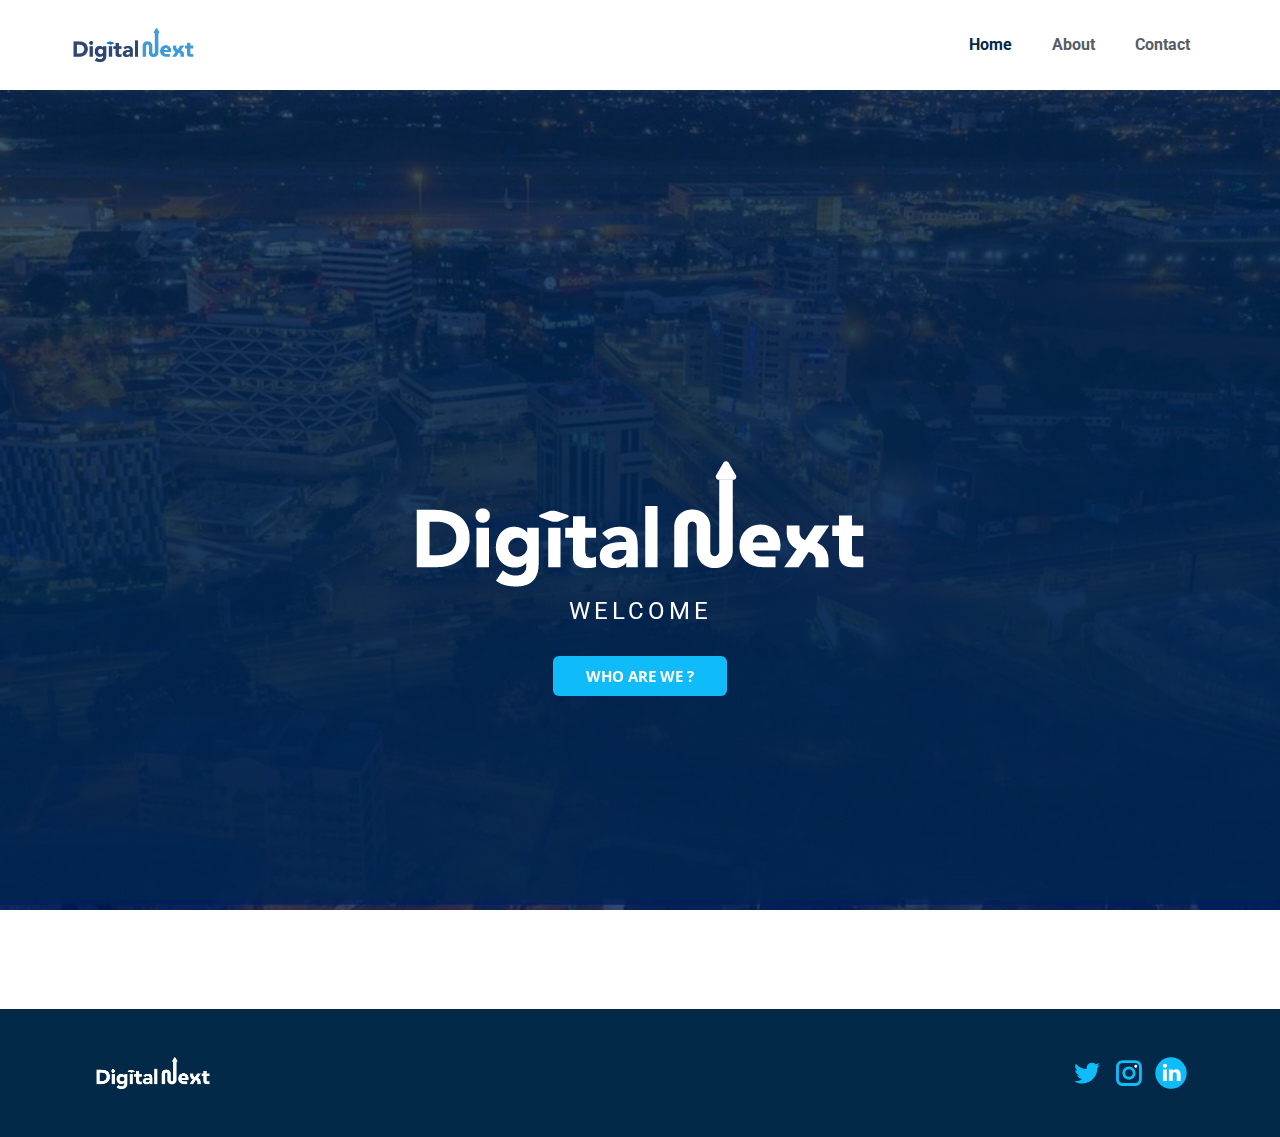
<file: index.html>
<!DOCTYPE html>
<html style="font-size: 16px;" lang="en"><head>
    <meta name="viewport" content="width=device-width, initial-scale=1.0">
    <meta charset="utf-8">
    <meta name="keywords" content="WHOWEARE, OUR SERVICES, OUR ​CLIENTS, ​OUR GALL​ERY, Contact Us">
    <meta name="description" content="">
    <title>Home</title>
    <link rel="stylesheet" href="nicepage.css" media="screen">
<link rel="stylesheet" href="Home.css" media="screen">
    <script class="u-script" type="text/javascript" src="jquery.js" defer=""></script>
    <script class="u-script" type="text/javascript" src="nicepage.js" defer=""></script>
    <meta name="generator" content="Nicepage 5.0.7, nicepage.com">
    <meta name="referrer" content="origin">
    <link rel="icon" href="images/favicon.png">
    <link id="u-theme-google-font" rel="stylesheet" href="https://fonts.googleapis.com/css?family=Roboto:100,100i,300,300i,400,400i,500,500i,700,700i,900,900i|Open+Sans:300,300i,400,400i,500,500i,600,600i,700,700i,800,800i">
    
    
    
    <script type="application/ld+json">{
		"@context": "http://schema.org",
		"@type": "Organization",
		"name": "DigitalNext",
		"logo": "images/DigitalNextLogo-02.png",
		"sameAs": [
				"https://twitter.com/digitalnextgh?s=11&t=UBMKUKEwtT6Bttn1AdY96A",
				"https://instagram.com/digitalnextgh?igshid=YmMyMTA2M2Y=",
				"https://www.linkedin.com/company/digitalnext-gh/"
		]
}</script>
    <meta name="theme-color" content="#478ac9">
    <meta name="twitter:site" content="@">
    <meta name="twitter:card" content="summary_large_image">
    <meta name="twitter:title" content="Home">
    <meta name="twitter:description" content="DigitalNext">
    <meta property="og:title" content="Home">
    <meta property="og:description" content="">
    <meta property="og:type" content="website">
  </head>
  <body data-home-page="Home.html" data-home-page-title="Home" class="u-body u-xl-mode" data-lang="en"><header class="u-clearfix u-header u-sticky u-sticky-9855 u-white u-header" id="sec-cefd"><div class="u-clearfix u-sheet u-sheet-1">
        <a href="Home.html" class="u-image u-logo u-image-1" data-image-width="473" data-image-height="237" title="Home">
          <img src="images/DigitalNextLogo-02.png" class="u-logo-image u-logo-image-1">
        </a>
        <nav class="u-menu u-menu-one-level u-offcanvas u-menu-1">
          <div class="menu-collapse" style="font-size: 1rem; letter-spacing: 0px; font-weight: 700;">
            <a class="u-button-style u-custom-left-right-menu-spacing u-custom-padding-bottom u-custom-text-active-color u-custom-text-color u-custom-text-hover-color u-custom-top-bottom-menu-spacing u-nav-link u-text-active-palette-1-base u-text-hover-palette-2-base" href="#">
              <svg class="u-svg-link" viewBox="0 0 24 24"><use xmlns:xlink="http://www.w3.org/1999/xlink" xlink:href="#menu-hamburger"></use></svg>
              <svg class="u-svg-content" version="1.1" id="menu-hamburger" viewBox="0 0 16 16" x="0px" y="0px" xmlns:xlink="http://www.w3.org/1999/xlink" xmlns="http://www.w3.org/2000/svg"><g><rect y="1" width="16" height="2"></rect><rect y="7" width="16" height="2"></rect><rect y="13" width="16" height="2"></rect>
</g></svg>
            </a>
          </div>
          <div class="u-custom-menu u-nav-container">
            <ul class="u-custom-font u-heading-font u-nav u-unstyled u-nav-1"><li class="u-nav-item"><a class="u-button-style u-nav-link u-text-active-custom-color-1 u-text-hover-custom-color-2 u-text-palette-5-dark-2" href="Home.html" style="padding: 10px 20px;">Home</a>
</li><li class="u-nav-item"><a class="u-button-style u-nav-link u-text-active-custom-color-1 u-text-hover-custom-color-2 u-text-palette-5-dark-2" href="About.html" style="padding: 10px 20px;">About</a>
</li><li class="u-nav-item"><a class="u-button-style u-nav-link u-text-active-custom-color-1 u-text-hover-custom-color-2 u-text-palette-5-dark-2" href="About.html#carousel_5cb4" style="padding: 10px 20px;">Contact</a>
</li></ul>
          </div>
          <div class="u-custom-menu u-nav-container-collapse">
            <div class="u-black u-container-style u-inner-container-layout u-opacity u-opacity-95 u-sidenav">
              <div class="u-inner-container-layout u-sidenav-overflow">
                <div class="u-menu-close"></div>
                <ul class="u-align-center u-nav u-popupmenu-items u-unstyled u-nav-2"><li class="u-nav-item"><a class="u-button-style u-nav-link" href="Home.html">Home</a>
</li><li class="u-nav-item"><a class="u-button-style u-nav-link" href="About.html">About</a>
</li><li class="u-nav-item"><a class="u-button-style u-nav-link" href="About.html#carousel_5cb4">Contact</a>
</li></ul>
              </div>
            </div>
            <div class="u-black u-menu-overlay u-opacity u-opacity-70"></div>
          </div>
        </nav>
      </div></header>
    <section class="skrollable u-align-center u-clearfix u-image u-parallax u-shading u-section-1" id="carousel_75d0" data-image-width="1920" data-image-height="1080">
      <div class="u-clearfix u-sheet u-sheet-1">
        <img class="u-align-center u-expanded-width-xs u-image u-image-contain u-image-default u-image-1" src="images/DigitalNextLogo-03.png" alt="Digital Next, DigitalNext" data-image-width="474" data-image-height="237" data-href="About.html" title="About" data-animation-name="customAnimationIn" data-animation-duration="1000" data-animation-direction="" data-animation-delay="0">
        <h4 class="u-text u-text-body-alt-color u-text-default u-text-1" data-animation-name="customAnimationIn" data-animation-duration="1000" data-animation-delay="250">WELCOME</h4>
        <a href="About.html" class="u-active-custom-color-2 u-border-none u-btn u-btn-round u-button-style u-custom-color-2 u-hover-white u-radius-6 u-btn-1" data-animation-name="customAnimationIn" data-animation-duration="1000" data-animation-delay="500">WHO ARE WE ?</a>
      </div>
    </section>
    
    
    
    <footer class="u-align-center u-clearfix u-custom-color-1 u-footer u-footer" id="sec-4454"><div class="u-clearfix u-sheet u-sheet-1">
        <a href="About.html" class="u-image u-logo u-image-1" data-image-width="474" data-image-height="237" title="About">
          <img src="images/DigitalNextLogo-03.png" class="u-logo-image u-logo-image-1" alt="DigitalNext, Digital Next">
        </a>
        <div class="u-social-icons u-spacing-10 u-social-icons-1">
          <a class="u-social-url" title="twitter" target="_blank" href="https://twitter.com/digitalnextgh?s=11&amp;t=UBMKUKEwtT6Bttn1AdY96A"><span class="u-icon u-social-icon u-social-twitter u-text-custom-color-2 u-icon-1"><svg class="u-svg-link" preserveAspectRatio="xMidYMin slice" viewBox="0 0 112 112" style=""><use xmlns:xlink="http://www.w3.org/1999/xlink" xlink:href="#svg-9ebe"></use></svg><svg class="u-svg-content" viewBox="0 0 112 112" x="0" y="0" id="svg-9ebe"><path fill="currentColor" d="M92.2,38.2c0,0.8,0,1.6,0,2.3c0,24.3-18.6,52.4-52.6,52.4c-10.6,0.1-20.2-2.9-28.5-8.2
	c1.4,0.2,2.9,0.2,4.4,0.2c8.7,0,16.7-2.9,23-7.9c-8.1-0.2-14.9-5.5-17.3-12.8c1.1,0.2,2.4,0.2,3.4,0.2c1.6,0,3.3-0.2,4.8-0.7
	c-8.4-1.6-14.9-9.2-14.9-18c0-0.2,0-0.2,0-0.2c2.5,1.4,5.4,2.2,8.4,2.3c-5-3.3-8.3-8.9-8.3-15.4c0-3.4,1-6.5,2.5-9.2
	c9.1,11.1,22.7,18.5,38,19.2c-0.2-1.4-0.4-2.8-0.4-4.3c0.1-10,8.3-18.2,18.5-18.2c5.4,0,10.1,2.2,13.5,5.7c4.3-0.8,8.1-2.3,11.7-4.5
	c-1.4,4.3-4.3,7.9-8.1,10.1c3.7-0.4,7.3-1.4,10.6-2.9C98.9,32.3,95.7,35.5,92.2,38.2z"></path></svg></span>
          </a>
          <a class="u-social-url" title="instagram" target="_blank" href="https://instagram.com/digitalnextgh?igshid=YmMyMTA2M2Y="><span class="u-icon u-social-icon u-social-instagram u-text-custom-color-2 u-icon-2"><svg class="u-svg-link" preserveAspectRatio="xMidYMin slice" viewBox="0 0 112 112" style=""><use xmlns:xlink="http://www.w3.org/1999/xlink" xlink:href="#svg-e723"></use></svg><svg class="u-svg-content" viewBox="0 0 112 112" x="0" y="0" id="svg-e723"><path fill="currentColor" d="M55.9,32.9c-12.8,0-23.2,10.4-23.2,23.2s10.4,23.2,23.2,23.2s23.2-10.4,23.2-23.2S68.7,32.9,55.9,32.9z
	 M55.9,69.4c-7.4,0-13.3-6-13.3-13.3c-0.1-7.4,6-13.3,13.3-13.3s13.3,6,13.3,13.3C69.3,63.5,63.3,69.4,55.9,69.4z"></path><path fill="#FFFFFF" d="M79.7,26.8c-3,0-5.4,2.5-5.4,5.4s2.5,5.4,5.4,5.4c3,0,5.4-2.5,5.4-5.4S82.7,26.8,79.7,26.8z"></path><path fill="currentColor" d="M78.2,11H33.5C21,11,10.8,21.3,10.8,33.7v44.7c0,12.6,10.2,22.8,22.7,22.8h44.7c12.6,0,22.7-10.2,22.7-22.7
	V33.7C100.8,21.1,90.6,11,78.2,11z M91,78.4c0,7.1-5.8,12.8-12.8,12.8H33.5c-7.1,0-12.8-5.8-12.8-12.8V33.7
	c0-7.1,5.8-12.8,12.8-12.8h44.7c7.1,0,12.8,5.8,12.8,12.8V78.4z"></path></svg></span>
          </a>
          <a class="u-social-url" target="_blank" data-type="LinkedIn" title="LinkedIn" href="https://www.linkedin.com/company/digitalnext-gh/"><span class="u-icon u-social-icon u-social-linkedin u-text-custom-color-2 u-icon-3"><svg class="u-svg-link" preserveAspectRatio="xMidYMin slice" viewBox="0 0 112 112" style=""><use xmlns:xlink="http://www.w3.org/1999/xlink" xlink:href="#svg-2fcf"></use></svg><svg class="u-svg-content" viewBox="0 0 112 112" x="0" y="0" id="svg-2fcf"><circle fill="currentColor" cx="56.1" cy="56.1" r="55"></circle><path fill="#FFFFFF" d="M41.3,83.7H27.9V43.4h13.4V83.7z M34.6,37.9L34.6,37.9c-4.6,0-7.5-3.1-7.5-7c0-4,3-7,7.6-7s7.4,3,7.5,7
            C42.2,34.8,39.2,37.9,34.6,37.9z M89.6,83.7H76.2V62.2c0-5.4-1.9-9.1-6.8-9.1c-3.7,0-5.9,2.5-6.9,4.9c-0.4,0.9-0.4,2.1-0.4,3.3v22.5
            H48.7c0,0,0.2-36.5,0-40.3h13.4v5.7c1.8-2.7,5-6.7,12.1-6.7c8.8,0,15.4,5.8,15.4,18.1V83.7z"></path></svg></span>
          </a>
        </div>
      </div></footer>
  
</body></html>
</file>
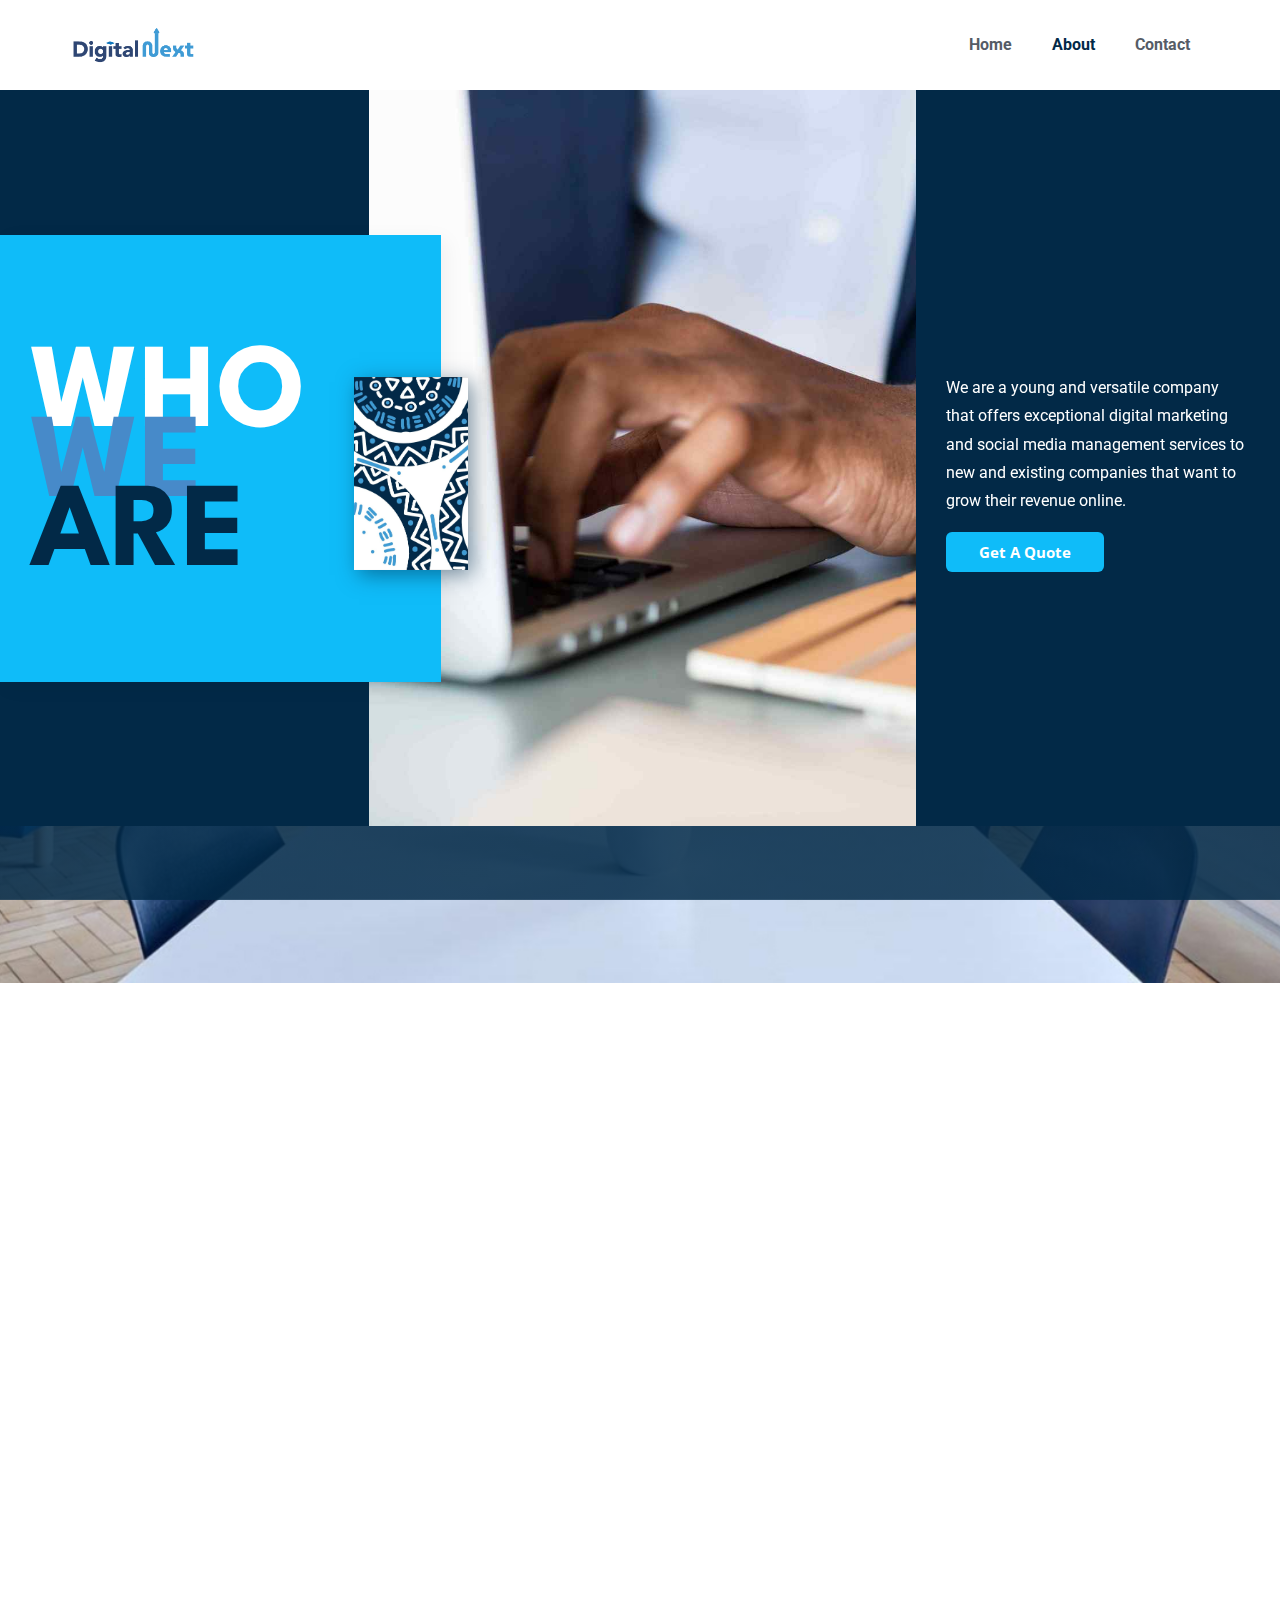
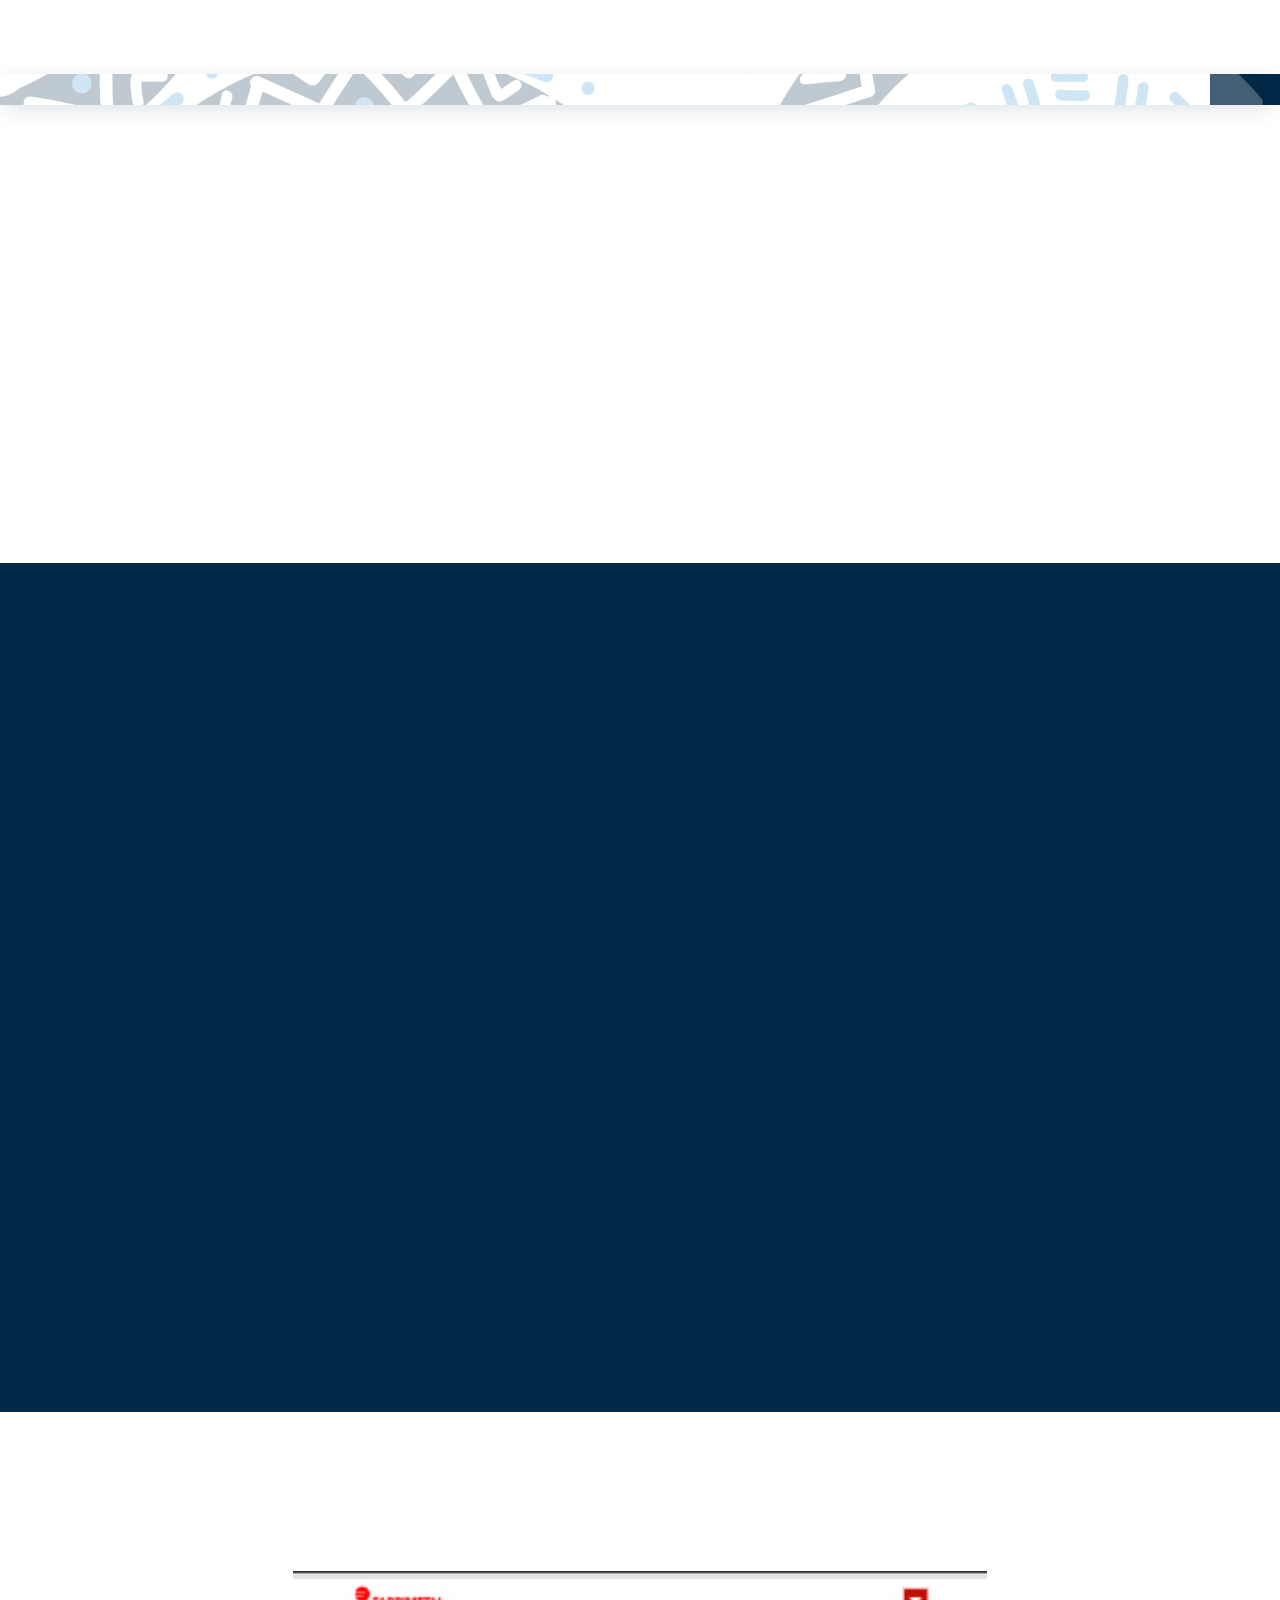
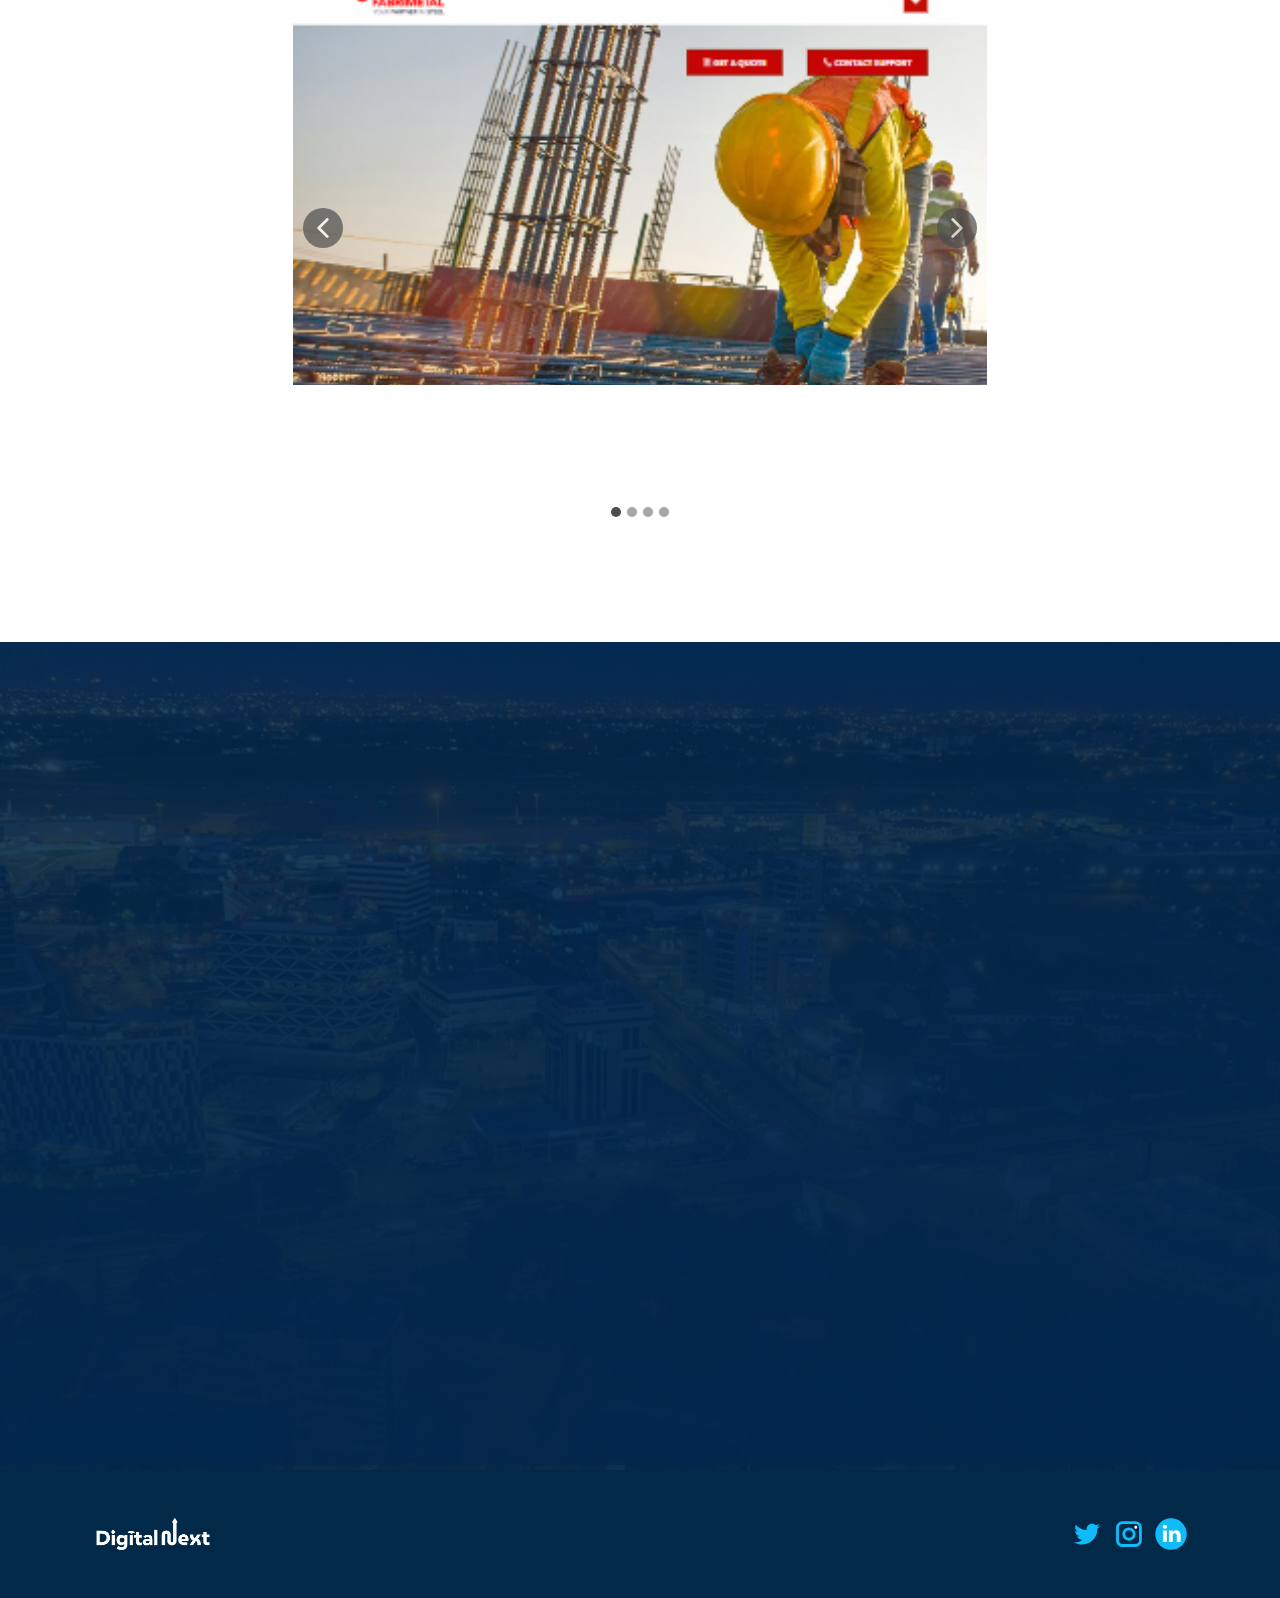
<file: About.html>
<!DOCTYPE html>
<html style="font-size: 16px;" lang="en"><head>
    <meta name="viewport" content="width=device-width, initial-scale=1.0">
    <meta charset="utf-8">
    <meta name="keywords" content="WHOWEARE, OUR SERVICES, OUR ​CLIENTS, ​OUR GALL​ERY, Contact Us">
    <meta name="description" content="">
    <title>About</title>
    <link rel="stylesheet" href="nicepage.css" media="screen">
<link rel="stylesheet" href="About.css" media="screen">
    <script class="u-script" type="text/javascript" src="jquery.js" defer=""></script>
    <script class="u-script" type="text/javascript" src="nicepage.js" defer=""></script>
    <meta name="generator" content="Nicepage 5.0.7, nicepage.com">
    <meta name="referrer" content="origin">
    <link rel="icon" href="images/favicon.png">
    <link id="u-theme-google-font" rel="stylesheet" href="https://fonts.googleapis.com/css?family=Roboto:100,100i,300,300i,400,400i,500,500i,700,700i,900,900i|Open+Sans:300,300i,400,400i,500,500i,600,600i,700,700i,800,800i">
    <link id="u-page-google-font" rel="stylesheet" href="https://fonts.googleapis.com/css?family=League+Spartan:100,200,300,400,500,600,700,800,900">
    
    
    
    
    
    
    
    
    <script type="application/ld+json">{
		"@context": "http://schema.org",
		"@type": "Organization",
		"name": "DigitalNext",
		"logo": "images/DigitalNextLogo-02.png",
		"sameAs": [
				"https://twitter.com/digitalnextgh?s=11&t=UBMKUKEwtT6Bttn1AdY96A",
				"https://instagram.com/digitalnextgh?igshid=YmMyMTA2M2Y=",
				"https://www.linkedin.com/company/digitalnext-gh/"
		]
}</script>
    <meta name="theme-color" content="#478ac9">
    <meta name="twitter:site" content="@">
    <meta name="twitter:card" content="summary_large_image">
    <meta name="twitter:title" content="About">
    <meta name="twitter:description" content="DigitalNext">
    <meta property="og:title" content="About">
    <meta property="og:description" content="">
    <meta property="og:type" content="website">
  </head>
  <body class="u-body u-xl-mode" data-lang="en"><header class="u-clearfix u-header u-sticky u-sticky-9855 u-white u-header" id="sec-cefd"><div class="u-clearfix u-sheet u-sheet-1">
        <a href="Home.html" class="u-image u-logo u-image-1" data-image-width="473" data-image-height="237" title="Home">
          <img src="images/DigitalNextLogo-02.png" class="u-logo-image u-logo-image-1">
        </a>
        <nav class="u-menu u-menu-one-level u-offcanvas u-menu-1">
          <div class="menu-collapse" style="font-size: 1rem; letter-spacing: 0px; font-weight: 700;">
            <a class="u-button-style u-custom-left-right-menu-spacing u-custom-padding-bottom u-custom-text-active-color u-custom-text-color u-custom-text-hover-color u-custom-top-bottom-menu-spacing u-nav-link u-text-active-palette-1-base u-text-hover-palette-2-base" href="#">
              <svg class="u-svg-link" viewBox="0 0 24 24"><use xmlns:xlink="http://www.w3.org/1999/xlink" xlink:href="#menu-hamburger"></use></svg>
              <svg class="u-svg-content" version="1.1" id="menu-hamburger" viewBox="0 0 16 16" x="0px" y="0px" xmlns:xlink="http://www.w3.org/1999/xlink" xmlns="http://www.w3.org/2000/svg"><g><rect y="1" width="16" height="2"></rect><rect y="7" width="16" height="2"></rect><rect y="13" width="16" height="2"></rect>
</g></svg>
            </a>
          </div>
          <div class="u-custom-menu u-nav-container">
            <ul class="u-custom-font u-heading-font u-nav u-unstyled u-nav-1"><li class="u-nav-item"><a class="u-button-style u-nav-link u-text-active-custom-color-1 u-text-hover-custom-color-2 u-text-palette-5-dark-2" href="Home.html" style="padding: 10px 20px;">Home</a>
</li><li class="u-nav-item"><a class="u-button-style u-nav-link u-text-active-custom-color-1 u-text-hover-custom-color-2 u-text-palette-5-dark-2" href="About.html" style="padding: 10px 20px;">About</a>
</li><li class="u-nav-item"><a class="u-button-style u-nav-link u-text-active-custom-color-1 u-text-hover-custom-color-2 u-text-palette-5-dark-2" href="About.html#carousel_5cb4" style="padding: 10px 20px;">Contact</a>
</li></ul>
          </div>
          <div class="u-custom-menu u-nav-container-collapse">
            <div class="u-black u-container-style u-inner-container-layout u-opacity u-opacity-95 u-sidenav">
              <div class="u-inner-container-layout u-sidenav-overflow">
                <div class="u-menu-close"></div>
                <ul class="u-align-center u-nav u-popupmenu-items u-unstyled u-nav-2"><li class="u-nav-item"><a class="u-button-style u-nav-link" href="Home.html">Home</a>
</li><li class="u-nav-item"><a class="u-button-style u-nav-link" href="About.html">About</a>
</li><li class="u-nav-item"><a class="u-button-style u-nav-link" href="About.html#carousel_5cb4">Contact</a>
</li></ul>
              </div>
            </div>
            <div class="u-black u-menu-overlay u-opacity u-opacity-70"></div>
          </div>
        </nav>
      </div></header>
    <section class="u-clearfix u-custom-color-1 u-section-1" id="carousel_e4d1">
      <div class="u-clearfix u-layout-wrap u-layout-wrap-1">
        <div class="u-layout">
          <div class="u-layout-row">
            <div class="u-container-style u-image u-image-default u-layout-cell u-size-29-md u-size-29-sm u-size-29-xs u-size-36-xl u-size-39-lg u-image-1" data-image-width="7000" data-image-height="4667" data-animation-name="customAnimationIn" data-animation-duration="1000" data-animation-delay="0">
              <div class="u-container-layout u-container-layout-1"></div>
            </div>
            <div class="u-align-center-xs u-align-left-lg u-align-left-md u-align-left-sm u-align-left-xl u-container-style u-custom-color-1 u-layout-cell u-size-21-lg u-size-24-xl u-size-31-md u-size-31-sm u-size-31-xs u-layout-cell-2">
              <div class="u-container-layout u-container-layout-2">
                <p class="u-align-center-sm u-align-center-xs u-custom-font u-heading-font u-text u-text-white u-text-1" data-animation-name="customAnimationIn" data-animation-duration="1000" data-animation-delay="750"> We are a young and versatile company that offers exceptional digital marketing and social media management services to new and existing companies that want to grow their revenue online.</p>
                <a href="#sec-1a32" class="u-active-custom-color-2 u-border-none u-btn u-btn-round u-button-style u-custom-color-2 u-dialog-link u-hover-white u-radius-6 u-btn-1">Get A Quote</a>
              </div>
            </div>
          </div>
        </div>
      </div>
      <div class="u-container-style u-custom-color-2 u-group u-group-1" data-animation-name="customAnimationIn" data-animation-duration="1000" data-animation-delay="250" data-animation-direction="">
        <div class="u-container-layout u-valign-bottom-sm u-container-layout-3">
          <h2 class="u-custom-font u-text u-text-2" data-animation-name="customAnimationIn" data-animation-duration="1000" data-animation-direction="" data-animation-delay="500">WHO<br>
            <span class="u-text-palette-1-base">WE</span>
            <br>
            <span class="u-text-custom-color-1">ARE</span>
          </h2>
          <img class="u-image u-image-default u-image-2" src="images/CopyofDIgitalNextWebsite2.jpg" alt="" data-image-width="1920" data-image-height="1080">
        </div>
      </div>
    </section>
    <section class="skrollable skrollable-between u-align-center u-clearfix u-image u-parallax u-shading u-valign-bottom-md u-section-2" id="carousel_a8c9" src="" data-image-width="1179" data-image-height="747">
      <h1 class="u-custom-font u-text u-text-1" data-animation-name="customAnimationIn" data-animation-duration="1000">OUR SERVICES</h1>
      <p class="u-custom-font u-heading-font u-large-text u-text u-text-custom-color-2 u-text-variant u-text-2" data-animation-name="customAnimationIn" data-animation-duration="1000" data-animation-delay="250">We are specialised in</p>
      <div class="u-clearfix u-layout-wrap u-layout-wrap-1">
        <div class="u-gutter-0 u-layout">
          <div class="u-layout-col">
            <div class="u-size-30">
              <div class="u-layout-row">
                <div class="u-align-center u-container-style u-layout-cell u-size-20 u-layout-cell-1">
                  <div class="u-container-layout u-container-layout-1"><span class="u-file-icon u-icon u-text-custom-color-2 u-icon-1" data-animation-name="jackInTheBox" data-animation-duration="1000" data-animation-direction="" data-animation-delay="500"><img src="images/2065064-3e9aba91.png" alt=""></span>
                    <h4 class="u-text u-text-3" data-animation-name="customAnimationIn" data-animation-duration="1000" data-animation-delay="750">Social Media<br>Marketing
                    </h4>
                  </div>
                </div>
                <div class="u-align-center u-container-style u-layout-cell u-size-20 u-layout-cell-2">
                  <div class="u-container-layout u-valign-top u-container-layout-2"><span class="u-file-icon u-icon u-text-custom-color-2 u-icon-2" data-animation-name="jackInTheBox" data-animation-duration="1000" data-animation-direction="" data-animation-delay="500"><img src="images/5597172-fb226668.png" alt=""></span>
                    <h4 class="u-text u-text-4" data-animation-name="customAnimationIn" data-animation-duration="1000" data-animation-direction="" data-animation-delay="750">Digital Marketing</h4>
                  </div>
                </div>
                <div class="cell-temp-clone u-align-center u-container-style u-layout-cell u-size-20 u-layout-cell-3">
                  <div class="u-container-layout u-valign-top u-container-layout-3"><span class="u-file-icon u-icon u-text-custom-color-2 u-icon-3" data-animation-name="jackInTheBox" data-animation-duration="1000" data-animation-direction="" data-animation-delay="500"><img src="images/752420-9ce749ff.png" alt=""></span>
                    <h4 class="u-text u-text-5" data-animation-name="customAnimationIn" data-animation-duration="1000" data-animation-delay="750"> Website Design<br>&amp; Management
                    </h4>
                  </div>
                </div>
              </div>
            </div>
            <div class="u-size-30">
              <div class="u-layout-row">
                <div class="u-align-center u-container-style u-layout-cell u-size-20 u-layout-cell-4">
                  <div class="u-container-layout u-container-layout-4"><span class="u-file-icon u-icon u-text-custom-color-2 u-icon-4" data-animation-name="jackInTheBox" data-animation-duration="1000" data-animation-direction="" data-animation-delay="500"><img src="images/3290130-4d286483.png" alt=""></span>
                    <h4 class="u-text u-text-6" data-animation-name="customAnimationIn" data-animation-duration="1000" data-animation-delay="750"> Photography</h4>
                  </div>
                </div>
                <div class="u-align-center u-container-style u-layout-cell u-size-20 u-layout-cell-5">
                  <div class="u-container-layout u-valign-bottom u-container-layout-5"><span class="u-file-icon u-icon u-text-custom-color-2 u-icon-5" data-animation-name="jackInTheBox" data-animation-duration="1000" data-animation-direction=""><img src="images/3927970-63945568.png" alt=""></span>
                    <h4 class="u-text u-text-7" data-animation-name="customAnimationIn" data-animation-duration="1000" data-animation-delay="750">Videography</h4>
                  </div>
                </div>
                <div class="cell-temp-clone u-align-center u-container-style u-layout-cell u-size-20 u-layout-cell-6">
                  <div class="u-container-layout u-container-layout-6"><span class="u-file-icon u-icon u-text-custom-color-2 u-icon-6" data-animation-name="jackInTheBox" data-animation-duration="1000" data-animation-direction="" data-animation-delay="500"><img src="images/1901867-12771e4a.png" alt=""></span>
                    <h4 class="u-text u-text-8" data-animation-name="customAnimationIn" data-animation-duration="1000" data-animation-delay="750">Voice Over Recording</h4>
                  </div>
                </div>
              </div>
            </div>
          </div>
        </div>
      </div>
      <div class="u-custom-color-1 u-expanded-width-xs u-shape u-shape-rectangle u-shape-1"></div>
      <img class="u-expanded-width-md u-expanded-width-xs u-image u-image-default u-opacity u-opacity-25 u-image-1" src="images/CopyofDIgitalNextWebsite2.jpg" alt="" data-image-width="1920" data-image-height="1080">
    </section>
    <section class="skrollable u-align-center u-clearfix u-image u-parallax u-shading u-section-3" id="carousel_4955" data-image-width="1920" data-image-height="1080">
      <div class="u-clearfix u-sheet u-sheet-1">
        <h2 class="u-align-center-sm u-align-center-xs u-custom-font u-text u-text-custom-color-2 u-text-default u-text-1" data-animation-name="customAnimationIn" data-animation-duration="2000">OUR ​CLIENTS</h2>
        <div class="u-expanded-width u-layout-grid u-list u-list-1">
          <div class="u-repeater u-repeater-1">
            <div class="u-align-center u-container-style u-list-item u-repeater-item">
              <div class="u-container-layout u-similar-container u-valign-middle u-container-layout-1">
                <img class="u-expanded-width u-image u-image-contain u-image-default u-preserve-proportions u-image-1" src="images/GhGenomeLogo-01.png" alt="" data-image-width="1772" data-image-height="1772" data-animation-name="customAnimationIn" data-animation-duration="1000" data-animation-delay="500">
              </div>
            </div>
            <div class="u-align-center u-container-style u-list-item u-repeater-item">
              <div class="u-container-layout u-similar-container u-valign-middle u-container-layout-2">
                <img class="u-expanded-width u-image u-image-contain u-image-default u-preserve-proportions u-image-2" src="images/COMMUNICATIONSANDDIGITISATIONLOGOS1-09.png" alt="" data-image-width="2527" data-image-height="2208" data-animation-name="customAnimationIn" data-animation-duration="1000" data-animation-delay="500">
              </div>
            </div>
            <div class="u-align-center u-container-style u-list-item u-repeater-item">
              <div class="u-container-layout u-similar-container u-valign-middle u-container-layout-3">
                <img class="u-expanded-width u-image u-image-contain u-image-default u-preserve-proportions u-image-3" src="images/COMMUNICATIONSANDDIGITISATIONLOGOS1-10.png" alt="" data-image-width="2390" data-image-height="2452" data-animation-name="customAnimationIn" data-animation-duration="1000" data-animation-delay="500">
              </div>
            </div>
            <div class="u-align-center u-container-style u-list-item u-repeater-item">
              <div class="u-container-layout u-similar-container u-valign-middle u-container-layout-4">
                <img class="u-expanded-width u-image u-image-contain u-image-default u-preserve-proportions u-image-4" src="images/COMMUNICATIONSANDDIGITISATIONLOGOS1-08.png" alt="" data-image-width="1873" data-image-height="2165" data-animation-name="customAnimationIn" data-animation-duration="1000" data-animation-delay="500">
              </div>
            </div>
            <div class="u-align-center u-container-style u-list-item u-repeater-item">
              <div class="u-container-layout u-similar-container u-valign-middle u-container-layout-5">
                <img class="u-expanded-width u-image u-image-contain u-image-default u-preserve-proportions u-image-5" src="images/FabimetalLOGO-041.png" alt="" data-image-width="9357" data-image-height="2907" data-animation-name="customAnimationIn" data-animation-duration="1000" data-animation-delay="500">
              </div>
            </div>
          </div>
        </div>
      </div>
    </section>
    <section class="u-clearfix u-custom-color-1 u-section-4" id="sec-e769">
      <div class="u-clearfix u-sheet u-sheet-1">
        <div class="u-clearfix u-expanded-width u-gutter-10 u-layout-wrap u-layout-wrap-1">
          <div class="u-layout">
            <div class="u-layout-row">
              <div class="u-size-30 u-size-60-md">
                <div class="u-layout-col">
                  <div class="u-size-40">
                    <div class="u-layout-row">
                      <div class="u-container-style u-image u-layout-cell u-left-cell u-size-60 u-image-1" src="" data-image-width="1920" data-image-height="1080" data-animation-name="customAnimationIn" data-animation-duration="1000" data-animation-delay="750">
                        <div class="u-container-layout u-valign-middle u-container-layout-1"></div>
                      </div>
                    </div>
                  </div>
                  <div class="u-size-20">
                    <div class="u-layout-row">
                      <div class="u-align-left-lg u-align-left-xl u-container-style u-layout-cell u-size-60 u-layout-cell-2">
                        <div class="u-container-layout u-valign-middle u-container-layout-2">
                          <h3 class="u-align-center-md u-align-center-sm u-align-center-xs u-custom-font u-text u-text-custom-color-2 u-text-default u-text-1" data-animation-name="customAnimationIn" data-animation-duration="1000" data-animation-delay="250">OUR MISSION</h3>
                          <p class="u-align-center-md u-align-center-sm u-align-center-xs u-custom-font u-heading-font u-text u-text-2" data-animation-name="customAnimationIn" data-animation-duration="1000" data-animation-delay="250"> To help grow our client's business by using our mastery of digital technologies.</p>
                        </div>
                      </div>
                    </div>
                  </div>
                </div>
              </div>
              <div class="u-size-30 u-size-60-md">
                <div class="u-layout-col">
                  <div class="u-size-20">
                    <div class="u-layout-row">
                      <div class="u-align-left-lg u-align-left-xl u-container-style u-layout-cell u-size-60 u-layout-cell-3">
                        <div class="u-container-layout u-container-layout-3">
                          <h3 class="u-align-center-md u-align-center-sm u-align-center-xs u-custom-font u-text u-text-custom-color-2 u-text-default u-text-3" data-animation-name="customAnimationIn" data-animation-duration="1000" data-animation-delay="250">OUR VISION</h3>
                          <p class="u-align-center-md u-align-center-sm u-align-center-xs u-custom-font u-heading-font u-text u-text-4" data-animation-name="customAnimationIn" data-animation-duration="1000" data-animation-delay="250"> To provide our clients with creative content that informs,entertains, and provides value to their audience.</p>
                        </div>
                      </div>
                    </div>
                  </div>
                  <div class="u-size-40">
                    <div class="u-layout-row">
                      <div class="u-container-style u-image u-layout-cell u-right-cell u-size-60 u-image-2" src="" data-image-width="5085" data-image-height="3904" data-animation-name="customAnimationIn" data-animation-duration="1000" data-animation-delay="750">
                        <div class="u-container-layout u-valign-bottom u-container-layout-4">
                          <img class="u-expanded-width u-image u-image-default u-opacity u-opacity-40 u-image-3" alt="" data-image-width="1920" data-image-height="1080" src="images/CopyofDIgitalNextWebsite2.jpg" data-animation-name="customAnimationIn" data-animation-duration="1000" data-animation-direction="" data-animation-delay="750">
                        </div>
                      </div>
                    </div>
                  </div>
                </div>
              </div>
            </div>
          </div>
        </div>
      </div>
    </section>
    <section class="skrollable u-align-center u-clearfix u-image u-parallax u-shading u-section-5" id="sec-26dc" data-image-width="1920" data-image-height="1080">
      <div class="u-clearfix u-sheet u-sheet-1">
        <h2 class="u-align-center u-custom-font u-text u-text-custom-color-2 u-text-1" data-animation-name="customAnimationIn" data-animation-duration="1000" data-animation-direction=""> OUR GALL​ERY</h2>
        <div class="u-carousel u-expanded-width-xs u-gallery u-layout-carousel u-lightbox u-no-transition u-show-text-on-hover u-gallery-1" data-interval="5000" data-u-ride="carousel" id="carousel-c442">
          <ol class="u-absolute-hcenter u-carousel-indicators u-carousel-indicators-1">
            <li data-u-target="#carousel-c442" data-u-slide-to="0" class="u-active u-grey-70 u-shape-circle" style="width: 10px; height: 10px;"></li>
            <li data-u-target="#carousel-c442" data-u-slide-to="1" class="u-grey-70 u-shape-circle" style="width: 10px; height: 10px;"></li>
            <li data-u-target="#carousel-c442" data-u-slide-to="2" class="u-grey-70 u-shape-circle" style="width: 10px; height: 10px;"></li>
            <li data-u-target="#carousel-c442" data-u-slide-to="3" class="u-grey-70 u-shape-circle" style="width: 10px; height: 10px;"></li>
          </ol>
          <div class="u-carousel-inner u-gallery-inner" role="listbox">
            <div class="u-active u-carousel-item u-gallery-item">
              <div class="u-back-slide" data-image-width="344" data-image-height="828">
                <img class="u-back-image u-expanded u-back-image-1" src="images/Fabrimetalweb.jpg">
              </div>
              <div class="u-align-left u-over-slide u-valign-bottom u-over-slide-1">
                <h3 class="u-gallery-heading" style="margin-left: 0px; margin-right: auto;">Fabrimetal Website</h3>
                <p class="u-gallery-text" style="margin-left: 0px; margin-right: auto;">Design a management of Fabrimetal Ghana website<br>www.fabrimetalgh.com
                </p>
              </div>
              <style data-mode="XL" data-visited="true"></style>
              <style data-mode="LG"></style>
              <style data-mode="MD"></style>
              <style data-mode="SM"></style>
              <style data-mode="XS" data-visited="true"></style>
            </div>
            <div class="u-carousel-item u-gallery-item">
              <div class="u-back-slide" data-image-width="720" data-image-height="1280">
                <img class="u-back-image u-expanded u-back-image-2" src="images/WhatsAppImage2022-11-15at18.38.57.jpg">
              </div>
              <div class="u-align-left u-over-slide u-valign-bottom u-over-slide-2">
                <h3 class="u-gallery-heading" style="margin-left: 0px; margin-right: auto;">GhGenome</h3>
                <p class="u-gallery-text" style="margin-left: 0px; margin-right: auto;">GhGenome TV and Radio Advert</p>
              </div>
              <style data-mode="XL" data-visited="true"></style>
              <style data-mode="LG"></style>
              <style data-mode="MD"></style>
              <style data-mode="SM"></style>
              <style data-mode="XS" data-visited="true"></style>
            </div>
            <div class="u-carousel-item u-gallery-item" data-image-width="764" data-image-height="1080">
              <div class="u-back-slide">
                <img class="u-back-image u-expanded u-back-image-3" src="images/WhatsAppImage2022-11-15at18.27.42.jpg" alt="Ministry of Communication and Digitalisation">
              </div>
              <div class="u-align-left u-over-slide u-valign-bottom u-over-slide-3">
                <h3 class="u-gallery-heading" style="margin-left: 0px; margin-right: auto;">Ministry of Communication and Digitalisation</h3>
                <p class="u-gallery-text" style="margin-left: 0px; margin-right: auto;">MoCD online campaign advertisement for Girls In ICT campaign</p>
              </div>
              <style data-mode="XL" data-visited="true"></style>
              <style data-mode="LG"></style>
              <style data-mode="MD"></style>
              <style data-mode="SM"></style>
              <style data-mode="XS" data-visited="true"></style>
            </div>
            <div class="u-carousel-item u-gallery-item" data-image-width="1023" data-image-height="1024">
              <div class="u-back-slide">
                <img class="u-back-image u-expanded u-back-image-4" src="images/WhatsAppImage2022-09-22at2.33.02PM.jpg" alt="Fabrimetal Ghana">
              </div>
              <div class="u-align-left u-over-slide u-valign-bottom u-over-slide-4">
                <h3 class="u-gallery-heading" style="margin-left: 0px; margin-right: auto;">Fabrimetal Ghana</h3>
                <p class="u-gallery-text" style="margin-left: 0px; margin-right: auto;">FMG One Nation One Steel campaign advertisment</p>
              </div>
              <style data-mode="XL" data-visited="true"></style>
              <style data-mode="LG"></style>
              <style data-mode="MD"></style>
              <style data-mode="SM"></style>
              <style data-mode="XS" data-visited="true"></style>
            </div>
          </div>
          <a class="u-absolute-vcenter u-carousel-control u-carousel-control-prev u-grey-70 u-icon-circle u-opacity u-opacity-70 u-spacing-10 u-text-white u-carousel-control-1" href="#carousel-c442" role="button" data-u-slide="prev">
            <span aria-hidden="true">
              <svg viewBox="0 0 451.847 451.847"><path d="M97.141,225.92c0-8.095,3.091-16.192,9.259-22.366L300.689,9.27c12.359-12.359,32.397-12.359,44.751,0
c12.354,12.354,12.354,32.388,0,44.748L173.525,225.92l171.903,171.909c12.354,12.354,12.354,32.391,0,44.744
c-12.354,12.365-32.386,12.365-44.745,0l-194.29-194.281C100.226,242.115,97.141,234.018,97.141,225.92z"></path></svg>
            </span>
            <span class="sr-only">
              <svg viewBox="0 0 451.847 451.847"><path d="M97.141,225.92c0-8.095,3.091-16.192,9.259-22.366L300.689,9.27c12.359-12.359,32.397-12.359,44.751,0
c12.354,12.354,12.354,32.388,0,44.748L173.525,225.92l171.903,171.909c12.354,12.354,12.354,32.391,0,44.744
c-12.354,12.365-32.386,12.365-44.745,0l-194.29-194.281C100.226,242.115,97.141,234.018,97.141,225.92z"></path></svg>
            </span>
          </a>
          <a class="u-absolute-vcenter u-carousel-control u-carousel-control-next u-grey-70 u-icon-circle u-opacity u-opacity-70 u-spacing-10 u-text-white u-carousel-control-2" href="#carousel-c442" role="button" data-u-slide="next">
            <span aria-hidden="true">
              <svg viewBox="0 0 451.846 451.847"><path d="M345.441,248.292L151.154,442.573c-12.359,12.365-32.397,12.365-44.75,0c-12.354-12.354-12.354-32.391,0-44.744
L278.318,225.92L106.409,54.017c-12.354-12.359-12.354-32.394,0-44.748c12.354-12.359,32.391-12.359,44.75,0l194.287,194.284
c6.177,6.18,9.262,14.271,9.262,22.366C354.708,234.018,351.617,242.115,345.441,248.292z"></path></svg>
            </span>
            <span class="sr-only">
              <svg viewBox="0 0 451.846 451.847"><path d="M345.441,248.292L151.154,442.573c-12.359,12.365-32.397,12.365-44.75,0c-12.354-12.354-12.354-32.391,0-44.744
L278.318,225.92L106.409,54.017c-12.354-12.359-12.354-32.394,0-44.748c12.354-12.359,32.391-12.359,44.75,0l194.287,194.284
c6.177,6.18,9.262,14.271,9.262,22.366C354.708,234.018,351.617,242.115,345.441,248.292z"></path></svg>
            </span>
          </a>
        </div>
      </div>
    </section>
    <section class="u-clearfix u-container-align-center-lg u-container-align-center-md u-container-align-center-xl u-image u-shading u-section-6" id="carousel_5cb4" data-image-width="1920" data-image-height="1080">
      <div class="u-clearfix u-sheet u-sheet-1">
        <div class="u-align-left u-container-align-center u-container-style u-group u-group-1" data-animation-name="customAnimationIn" data-animation-duration="1250" data-animation-direction="" data-animation-delay="500">
          <div class="u-container-layout u-valign-top u-container-layout-1">
            <h2 class="u-align-center u-custom-font u-text u-text-custom-color-2 u-text-default u-text-1">Contact Us</h2>
            <div class="u-form u-form-1">
              <form action="https://forms.nicepagesrv.com/Form/Process" class="u-clearfix u-form-spacing-32 u-form-vertical u-inner-form" source="email" name="form" style="padding: 10px;">
                <div class="u-form-email u-form-group u-form-partition-factor-2">
                  <label for="email-bb9b" class="u-label">Email</label>
                  <input type="email" placeholder="Enter a valid email address" id="email-bb9b" name="email" class="u-input u-input-rectangle u-radius-50 u-white" required="">
                </div>
                <div class="u-form-group u-form-name u-form-partition-factor-2">
                  <label for="name-bb9b" class="u-label">Name</label>
                  <input type="text" placeholder="Enter your Name" id="name-bb9b" name="name" class="u-input u-input-rectangle u-radius-50 u-white" required="">
                </div>
                <div class="u-align-left u-form-group u-form-submit">
                  <a href="#" class="u-active-custom-color-2 u-border-none u-btn u-btn-round u-btn-submit u-button-style u-custom-color-2 u-hover-white u-radius-50 u-btn-1">Submit</a>
                  <input type="submit" value="submit" class="u-form-control-hidden">
                </div>
                <div class="u-form-send-message u-form-send-success"> Thank you! Your message has been sent. </div>
                <div class="u-form-send-error u-form-send-message"> Unable to send your message. Please fix errors then try again. </div>
                <input type="hidden" value="" name="recaptchaResponse">
                <input type="hidden" name="formServices" value="3f3a48053de8411ccab1832234a5c8ff">
              </form>
            </div>
          </div>
        </div>
        <div class="u-list u-list-1">
          <div class="u-repeater u-repeater-1">
            <div class="u-container-align-center u-container-style u-list-item u-repeater-item">
              <div class="u-container-layout u-similar-container u-container-layout-2">
                <h5 class="u-align-center u-custom-item u-text u-text-custom-color-2 u-text-2" data-animation-name="customAnimationIn" data-animation-duration="1500" data-animation-delay="750" data-animation-direction="">F​ind Us</h5>
                <p class="u-align-center u-custom-item u-text u-text-white u-text-3" data-animation-name="customAnimationIn" data-animation-duration="2000" data-animation-delay="1000"> Dansoman kitkat<br>
                </p>
              </div>
            </div>
            <div class="u-container-align-center u-container-style u-list-item u-repeater-item">
              <div class="u-container-layout u-similar-container u-container-layout-3">
                <h5 class="u-align-center u-custom-item u-text u-text-custom-color-2 u-text-4" data-animation-name="customAnimationIn" data-animation-duration="1000" data-animation-delay="0" data-animation-direction="">Hours</h5>
                <p class="u-align-center u-custom-item u-text u-text-body-alt-color u-text-5" data-animation-name="customAnimationIn" data-animation-duration="1000">
                  <span style="font-weight: 700;"> Monday – Friday&nbsp;</span>
                  <br>9am – 5pm<br>
                </p>
              </div>
            </div>
            <div class="u-container-style u-list-item u-repeater-item">
              <div class="u-container-layout u-similar-container u-container-layout-4">
                <h5 class="u-align-center u-custom-item u-text u-text-custom-color-2 u-text-6" data-animation-name="customAnimationIn" data-animation-duration="1000" data-animation-delay="0" data-animation-direction="">E-mail Us</h5>
                <p class="u-align-center u-custom-item u-text u-text-body-alt-color u-text-7" data-animation-name="customAnimationIn" data-animation-duration="1000">
                  <a href="mailto:info@digitalnextgh.com" class="u-active-none u-border-none u-btn u-button-link u-button-style u-hover-none u-none u-text-active-custom-color-2 u-text-hover-custom-color-2 u-text-white u-btn-2"> info@digitalnextgh.com</a>
                </p>
              </div>
            </div>
            <div class="u-container-style u-list-item u-repeater-item">
              <div class="u-container-layout u-similar-container u-container-layout-5">
                <h5 class="u-align-center u-custom-item u-text u-text-custom-color-2 u-text-8" data-animation-name="customAnimationIn" data-animation-duration="1000" data-animation-delay="0" data-animation-direction="">Call Us</h5>
                <p class="u-align-center u-custom-item u-text u-text-body-alt-color u-text-9" data-animation-name="customAnimationIn" data-animation-duration="1000">
                  <a href="tel:+233 246 325 629" class="u-active-none u-border-none u-btn u-button-link u-button-style u-hover-none u-none u-text-active-custom-color-2 u-text-hover-custom-color-2 u-text-white u-btn-3">+233 246 325 629</a>
                </p>
              </div>
            </div>
          </div>
        </div>
      </div>
    </section>
    
    
    
    <footer class="u-align-center u-clearfix u-custom-color-1 u-footer u-footer" id="sec-4454"><div class="u-clearfix u-sheet u-sheet-1">
        <a href="About.html" class="u-image u-logo u-image-1" data-image-width="474" data-image-height="237" title="About">
          <img src="images/DigitalNextLogo-03.png" class="u-logo-image u-logo-image-1" alt="DigitalNext, Digital Next">
        </a>
        <div class="u-social-icons u-spacing-10 u-social-icons-1">
          <a class="u-social-url" title="twitter" target="_blank" href="https://twitter.com/digitalnextgh?s=11&amp;t=UBMKUKEwtT6Bttn1AdY96A"><span class="u-icon u-social-icon u-social-twitter u-text-custom-color-2 u-icon-1"><svg class="u-svg-link" preserveAspectRatio="xMidYMin slice" viewBox="0 0 112 112" style=""><use xmlns:xlink="http://www.w3.org/1999/xlink" xlink:href="#svg-9ebe"></use></svg><svg class="u-svg-content" viewBox="0 0 112 112" x="0" y="0" id="svg-9ebe"><path fill="currentColor" d="M92.2,38.2c0,0.8,0,1.6,0,2.3c0,24.3-18.6,52.4-52.6,52.4c-10.6,0.1-20.2-2.9-28.5-8.2
	c1.4,0.2,2.9,0.2,4.4,0.2c8.7,0,16.7-2.9,23-7.9c-8.1-0.2-14.9-5.5-17.3-12.8c1.1,0.2,2.4,0.2,3.4,0.2c1.6,0,3.3-0.2,4.8-0.7
	c-8.4-1.6-14.9-9.2-14.9-18c0-0.2,0-0.2,0-0.2c2.5,1.4,5.4,2.2,8.4,2.3c-5-3.3-8.3-8.9-8.3-15.4c0-3.4,1-6.5,2.5-9.2
	c9.1,11.1,22.7,18.5,38,19.2c-0.2-1.4-0.4-2.8-0.4-4.3c0.1-10,8.3-18.2,18.5-18.2c5.4,0,10.1,2.2,13.5,5.7c4.3-0.8,8.1-2.3,11.7-4.5
	c-1.4,4.3-4.3,7.9-8.1,10.1c3.7-0.4,7.3-1.4,10.6-2.9C98.9,32.3,95.7,35.5,92.2,38.2z"></path></svg></span>
          </a>
          <a class="u-social-url" title="instagram" target="_blank" href="https://instagram.com/digitalnextgh?igshid=YmMyMTA2M2Y="><span class="u-icon u-social-icon u-social-instagram u-text-custom-color-2 u-icon-2"><svg class="u-svg-link" preserveAspectRatio="xMidYMin slice" viewBox="0 0 112 112" style=""><use xmlns:xlink="http://www.w3.org/1999/xlink" xlink:href="#svg-e723"></use></svg><svg class="u-svg-content" viewBox="0 0 112 112" x="0" y="0" id="svg-e723"><path fill="currentColor" d="M55.9,32.9c-12.8,0-23.2,10.4-23.2,23.2s10.4,23.2,23.2,23.2s23.2-10.4,23.2-23.2S68.7,32.9,55.9,32.9z
	 M55.9,69.4c-7.4,0-13.3-6-13.3-13.3c-0.1-7.4,6-13.3,13.3-13.3s13.3,6,13.3,13.3C69.3,63.5,63.3,69.4,55.9,69.4z"></path><path fill="#FFFFFF" d="M79.7,26.8c-3,0-5.4,2.5-5.4,5.4s2.5,5.4,5.4,5.4c3,0,5.4-2.5,5.4-5.4S82.7,26.8,79.7,26.8z"></path><path fill="currentColor" d="M78.2,11H33.5C21,11,10.8,21.3,10.8,33.7v44.7c0,12.6,10.2,22.8,22.7,22.8h44.7c12.6,0,22.7-10.2,22.7-22.7
	V33.7C100.8,21.1,90.6,11,78.2,11z M91,78.4c0,7.1-5.8,12.8-12.8,12.8H33.5c-7.1,0-12.8-5.8-12.8-12.8V33.7
	c0-7.1,5.8-12.8,12.8-12.8h44.7c7.1,0,12.8,5.8,12.8,12.8V78.4z"></path></svg></span>
          </a>
          <a class="u-social-url" target="_blank" data-type="LinkedIn" title="LinkedIn" href="https://www.linkedin.com/company/digitalnext-gh/"><span class="u-icon u-social-icon u-social-linkedin u-text-custom-color-2 u-icon-3"><svg class="u-svg-link" preserveAspectRatio="xMidYMin slice" viewBox="0 0 112 112" style=""><use xmlns:xlink="http://www.w3.org/1999/xlink" xlink:href="#svg-2fcf"></use></svg><svg class="u-svg-content" viewBox="0 0 112 112" x="0" y="0" id="svg-2fcf"><circle fill="currentColor" cx="56.1" cy="56.1" r="55"></circle><path fill="#FFFFFF" d="M41.3,83.7H27.9V43.4h13.4V83.7z M34.6,37.9L34.6,37.9c-4.6,0-7.5-3.1-7.5-7c0-4,3-7,7.6-7s7.4,3,7.5,7
            C42.2,34.8,39.2,37.9,34.6,37.9z M89.6,83.7H76.2V62.2c0-5.4-1.9-9.1-6.8-9.1c-3.7,0-5.9,2.5-6.9,4.9c-0.4,0.9-0.4,2.1-0.4,3.3v22.5
            H48.7c0,0,0.2-36.5,0-40.3h13.4v5.7c1.8-2.7,5-6.7,12.1-6.7c8.8,0,15.4,5.8,15.4,18.1V83.7z"></path></svg></span>
          </a>
        </div>
      </div></footer>
  <section class="u-align-center u-black u-clearfix u-container-style u-dialog-block u-opacity u-opacity-70 u-dialog-section-9" id="sec-1a32">
      <div class="u-align-left u-container-style u-custom-color-2 u-dialog u-opacity u-opacity-70 u-shape-rectangle u-dialog-1">
        <div class="u-container-layout u-container-layout-1">
          <img class="u-expand-resize u-image u-image-1" data-image-width="1920" data-image-height="1080" src="images/CopyofDIgitalNextWebsite2.jpg">
          <h3 class="u-align-center-xs u-text u-text-1">Quote</h3>
          <div class="u-form u-form-1">
            <form action="https://forms.nicepagesrv.com/Form/Process" class="u-clearfix u-form-spacing-10 u-form-vertical u-inner-form" style="padding: 0px;" source="email" name="form">
              <div class="u-form-group u-form-name">
                <label for="name-31f5" class="u-form-control-hidden u-label">Name</label>
                <input type="text" placeholder="Enter your Name" id="name-31f5" name="name" class="u-border-2 u-border-black u-border-no-left u-border-no-right u-border-no-top u-input u-input-rectangle u-white" required="">
              </div>
              <div class="u-form-email u-form-group">
                <label for="email-31f5" class="u-form-control-hidden u-label">Email</label>
                <input type="email" placeholder="Enter a valid email address" id="email-31f5" name="email" class="u-border-2 u-border-black u-border-no-left u-border-no-right u-border-no-top u-input u-input-rectangle u-white" required="">
              </div>
              <div class="u-form-group u-form-phone u-form-group-3">
                <label for="phone-4a19" class="u-form-control-hidden u-label"></label>
                <input type="tel" pattern="\+?\d{0,3}[\s\(\-]?([0-9]{2,3})[\s\)\-]?([\s\-]?)([0-9]{3})[\s\-]?([0-9]{2})[\s\-]?([0-9]{2})" placeholder="Enter your phone (e.g. +14155552675)" id="phone-4a19" name="phone" class="u-border-2 u-border-black u-border-no-left u-border-no-right u-border-no-top u-input u-input-rectangle u-white" required="">
              </div>
              <div class="u-form-group u-form-message">
                <label for="message-31f5" class="u-form-control-hidden u-label">Message</label>
                <textarea placeholder="What do you have in mind" rows="4" cols="50" id="message-31f5" name="message" class="u-border-2 u-border-black u-border-no-left u-border-no-right u-border-no-top u-input u-input-rectangle u-white" required=""></textarea>
              </div>
              <div class="u-align-left u-form-group u-form-submit">
                <a href="#" class="u-active-custom-color-2 u-border-none u-btn u-btn-submit u-button-style u-custom-color-1 u-hover-custom-color-2 u-btn-1">Submit</a>
                <input type="submit" value="submit" class="u-form-control-hidden">
              </div>
              <div class="u-form-send-message u-form-send-success"> Thank you! Your message has been sent. </div>
              <div class="u-form-send-error u-form-send-message"> Unable to send your message. Please fix errors then try again. </div>
              <input type="hidden" value="" name="recaptchaResponse">
              <input type="hidden" name="formServices" value="3f3a48053de8411ccab1832234a5c8ff">
            </form>
          </div>
        </div><button class="u-dialog-close-button u-icon u-text-grey-50 u-icon-1">
        <svg class="u-svg-link" preserveAspectRatio="xMidYMin slice" viewBox="0 0 409.806 409.806" style=""><use xmlns:xlink="http://www.w3.org/1999/xlink" xlink:href="#svg-4e2d"></use></svg>
        <svg xmlns="http://www.w3.org/2000/svg" xmlns:xlink="http://www.w3.org/1999/xlink" version="1.1" xml:space="preserve" class="u-svg-content" viewBox="0 0 409.806 409.806" x="0px" y="0px" id="svg-4e2d" style="enable-background:new 0 0 409.806 409.806;"><g><g><path d="M228.929,205.01L404.596,29.343c6.78-6.548,6.968-17.352,0.42-24.132c-6.548-6.78-17.352-6.968-24.132-0.42    c-0.142,0.137-0.282,0.277-0.42,0.42L204.796,180.878L29.129,5.21c-6.78-6.548-17.584-6.36-24.132,0.42    c-6.388,6.614-6.388,17.099,0,23.713L180.664,205.01L4.997,380.677c-6.663,6.664-6.663,17.468,0,24.132    c6.664,6.662,17.468,6.662,24.132,0l175.667-175.667l175.667,175.667c6.78,6.548,17.584,6.36,24.132-0.42    c6.387-6.614,6.387-17.099,0-23.712L228.929,205.01z"></path>
</g>
</g></svg>
      </button>
      </div>
    </section><style> .u-dialog-section-9 {
  min-height: 826px;
}

.u-dialog-section-9 .u-dialog-1 {
  width: 800px;
  min-height: 488px;
  background-image: none;
  height: auto;
  margin: 133px auto 60px;
}

.u-dialog-section-9 .u-container-layout-1 {
  padding: 45px 30px 30px;
}

.u-dialog-section-9 .u-image-1 {
  height: 404px;
  width: 360px;
  object-position: 100% 50%;
  margin: 0 0 0 auto;
}

.u-dialog-section-9 .u-text-1 {
  margin: -404px 378px 0 0;
}

.u-dialog-section-9 .u-form-1 {
  height: 350px;
  margin: 18px 378px 0 0;
}

.u-dialog-section-9 .u-form-group-3 {
  margin-left: 0;
}

.u-dialog-section-9 .u-btn-1 {
  background-image: none;
  border-style: none;
  text-transform: uppercase;
}

.u-dialog-section-9 .u-icon-1 {
  width: 16px;
  height: 16px;
  left: auto;
  top: 14px;
  position: absolute;
  right: 14px;
}

@media (max-width: 991px) {
  .u-dialog-section-9 .u-dialog-1 {
    width: 720px;
    min-height: 465px;
    margin-top: 44px;
  }

  .u-dialog-section-9 .u-container-layout-1 {
    padding-top: 29px;
    padding-bottom: 29px;
  }

  .u-dialog-section-9 .u-image-1 {
    width: 330px;
    margin-top: 3px;
  }

  .u-dialog-section-9 .u-text-1 {
    width: auto;
    margin-right: 360px;
  }

  .u-dialog-section-9 .u-form-1 {
    margin-right: 360px;
  }
}

@media (max-width: 767px) {
  .u-dialog-section-9 .u-dialog-1 {
    width: 540px;
    min-height: 476px;
    margin-top: 36px;
  }

  .u-dialog-section-9 .u-container-layout-1 {
    padding-top: 45px;
    padding-left: 25px;
    padding-right: 25px;
  }

  .u-dialog-section-9 .u-image-1 {
    width: 170px;
    height: 350px;
    margin-top: 48px;
  }

  .u-dialog-section-9 .u-text-1 {
    margin-top: -398px;
    margin-right: 190px;
  }

  .u-dialog-section-9 .u-form-1 {
    margin-top: 12px;
    margin-right: 190px;
  }
}

@media (max-width: 575px) {
  .u-dialog-section-9 .u-dialog-1 {
    width: 340px;
    min-height: 524px;
    margin-top: 17px;
  }

  .u-dialog-section-9 .u-container-layout-1 {
    padding: 22px 0;
  }

  .u-dialog-section-9 .u-image-1 {
    height: 91px;
    width: 320px;
    margin-top: 0;
    margin-left: 10px;
    margin-right: 10px;
  }

  .u-dialog-section-9 .u-text-1 {
    margin-top: 0;
    margin-right: 23px;
    margin-left: 17px;
  }

  .u-dialog-section-9 .u-form-1 {
    width: 300px;
    margin-top: 10px;
    margin-left: auto;
    margin-right: auto;
  }
}</style>
</body></html>
</file>
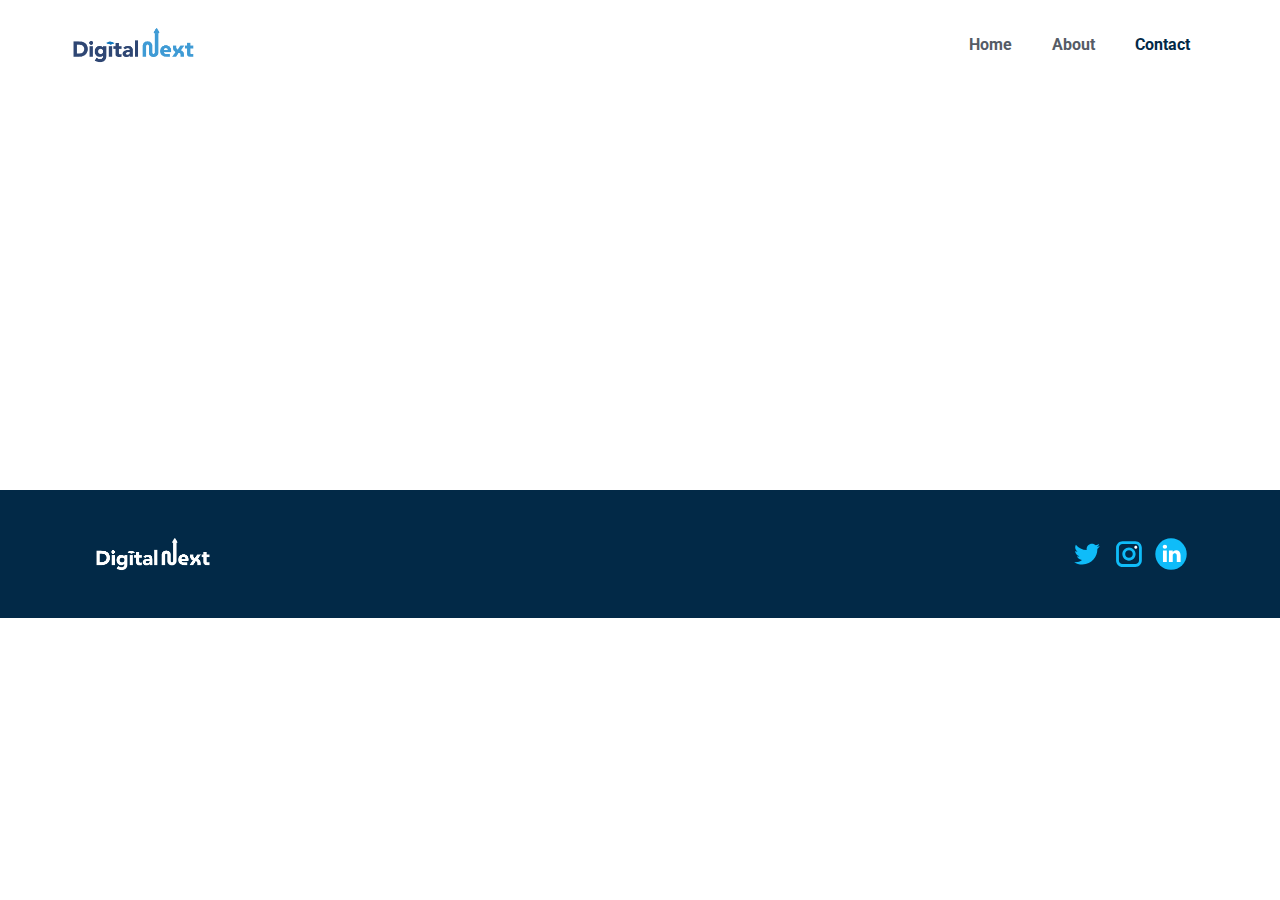
<file: Contact.html>
<!DOCTYPE html>
<html style="font-size: 16px;" lang="en"><head>
    <meta name="viewport" content="width=device-width, initial-scale=1.0">
    <meta charset="utf-8">
    <meta name="keywords" content="">
    <meta name="description" content="">
    <title>Contact</title>
    <link rel="stylesheet" href="nicepage.css" media="screen">
<link rel="stylesheet" href="Contact.css" media="screen">
    <script class="u-script" type="text/javascript" src="jquery.js" defer=""></script>
    <script class="u-script" type="text/javascript" src="nicepage.js" defer=""></script>
    <meta name="generator" content="Nicepage 5.0.7, nicepage.com">
    <meta name="referrer" content="origin">
    <link rel="icon" href="images/favicon.png">
    <link id="u-theme-google-font" rel="stylesheet" href="https://fonts.googleapis.com/css?family=Roboto:100,100i,300,300i,400,400i,500,500i,700,700i,900,900i|Open+Sans:300,300i,400,400i,500,500i,600,600i,700,700i,800,800i">
    
    
    
    <script type="application/ld+json">{
		"@context": "http://schema.org",
		"@type": "Organization",
		"name": "DigitalNext",
		"logo": "images/DigitalNextLogo-02.png",
		"sameAs": [
				"https://twitter.com/digitalnextgh?s=11&t=UBMKUKEwtT6Bttn1AdY96A",
				"https://instagram.com/digitalnextgh?igshid=YmMyMTA2M2Y=",
				"https://www.linkedin.com/company/digitalnext-gh/"
		]
}</script>
    <meta name="theme-color" content="#478ac9">
    <meta name="twitter:site" content="@">
    <meta name="twitter:card" content="summary_large_image">
    <meta name="twitter:title" content="Contact">
    <meta name="twitter:description" content="DigitalNext">
    <meta property="og:title" content="Contact">
    <meta property="og:description" content="">
    <meta property="og:type" content="website">
  </head>
  <body class="u-body u-xl-mode" data-lang="en"><header class="u-clearfix u-header u-sticky u-sticky-9855 u-white u-header" id="sec-cefd"><div class="u-clearfix u-sheet u-sheet-1">
        <a href="Home.html" class="u-image u-logo u-image-1" data-image-width="473" data-image-height="237" title="Home">
          <img src="images/DigitalNextLogo-02.png" class="u-logo-image u-logo-image-1">
        </a>
        <nav class="u-menu u-menu-one-level u-offcanvas u-menu-1">
          <div class="menu-collapse" style="font-size: 1rem; letter-spacing: 0px; font-weight: 700;">
            <a class="u-button-style u-custom-left-right-menu-spacing u-custom-padding-bottom u-custom-text-active-color u-custom-text-color u-custom-text-hover-color u-custom-top-bottom-menu-spacing u-nav-link u-text-active-palette-1-base u-text-hover-palette-2-base" href="#">
              <svg class="u-svg-link" viewBox="0 0 24 24"><use xmlns:xlink="http://www.w3.org/1999/xlink" xlink:href="#menu-hamburger"></use></svg>
              <svg class="u-svg-content" version="1.1" id="menu-hamburger" viewBox="0 0 16 16" x="0px" y="0px" xmlns:xlink="http://www.w3.org/1999/xlink" xmlns="http://www.w3.org/2000/svg"><g><rect y="1" width="16" height="2"></rect><rect y="7" width="16" height="2"></rect><rect y="13" width="16" height="2"></rect>
</g></svg>
            </a>
          </div>
          <div class="u-custom-menu u-nav-container">
            <ul class="u-custom-font u-heading-font u-nav u-unstyled u-nav-1"><li class="u-nav-item"><a class="u-button-style u-nav-link u-text-active-custom-color-1 u-text-hover-custom-color-2 u-text-palette-5-dark-2" href="Home.html" style="padding: 10px 20px;">Home</a>
</li><li class="u-nav-item"><a class="u-button-style u-nav-link u-text-active-custom-color-1 u-text-hover-custom-color-2 u-text-palette-5-dark-2" href="About.html" style="padding: 10px 20px;">About</a>
</li><li class="u-nav-item"><a class="u-button-style u-nav-link u-text-active-custom-color-1 u-text-hover-custom-color-2 u-text-palette-5-dark-2" href="About.html#carousel_5cb4" style="padding: 10px 20px;">Contact</a>
</li></ul>
          </div>
          <div class="u-custom-menu u-nav-container-collapse">
            <div class="u-black u-container-style u-inner-container-layout u-opacity u-opacity-95 u-sidenav">
              <div class="u-inner-container-layout u-sidenav-overflow">
                <div class="u-menu-close"></div>
                <ul class="u-align-center u-nav u-popupmenu-items u-unstyled u-nav-2"><li class="u-nav-item"><a class="u-button-style u-nav-link" href="Home.html">Home</a>
</li><li class="u-nav-item"><a class="u-button-style u-nav-link" href="About.html">About</a>
</li><li class="u-nav-item"><a class="u-button-style u-nav-link" href="About.html#carousel_5cb4">Contact</a>
</li></ul>
              </div>
            </div>
            <div class="u-black u-menu-overlay u-opacity u-opacity-70"></div>
          </div>
        </nav>
      </div></header>
    <section class="u-clearfix u-section-1" id="sec-d62b">
      <div class="u-clearfix u-sheet u-sheet-1"></div>
    </section>
    
    
    
    <footer class="u-align-center u-clearfix u-custom-color-1 u-footer u-footer" id="sec-4454"><div class="u-clearfix u-sheet u-sheet-1">
        <a href="About.html" class="u-image u-logo u-image-1" data-image-width="474" data-image-height="237" title="About">
          <img src="images/DigitalNextLogo-03.png" class="u-logo-image u-logo-image-1" alt="DigitalNext, Digital Next">
        </a>
        <div class="u-social-icons u-spacing-10 u-social-icons-1">
          <a class="u-social-url" title="twitter" target="_blank" href="https://twitter.com/digitalnextgh?s=11&amp;t=UBMKUKEwtT6Bttn1AdY96A"><span class="u-icon u-social-icon u-social-twitter u-text-custom-color-2 u-icon-1"><svg class="u-svg-link" preserveAspectRatio="xMidYMin slice" viewBox="0 0 112 112" style=""><use xmlns:xlink="http://www.w3.org/1999/xlink" xlink:href="#svg-9ebe"></use></svg><svg class="u-svg-content" viewBox="0 0 112 112" x="0" y="0" id="svg-9ebe"><path fill="currentColor" d="M92.2,38.2c0,0.8,0,1.6,0,2.3c0,24.3-18.6,52.4-52.6,52.4c-10.6,0.1-20.2-2.9-28.5-8.2
	c1.4,0.2,2.9,0.2,4.4,0.2c8.7,0,16.7-2.9,23-7.9c-8.1-0.2-14.9-5.5-17.3-12.8c1.1,0.2,2.4,0.2,3.4,0.2c1.6,0,3.3-0.2,4.8-0.7
	c-8.4-1.6-14.9-9.2-14.9-18c0-0.2,0-0.2,0-0.2c2.5,1.4,5.4,2.2,8.4,2.3c-5-3.3-8.3-8.9-8.3-15.4c0-3.4,1-6.5,2.5-9.2
	c9.1,11.1,22.7,18.5,38,19.2c-0.2-1.4-0.4-2.8-0.4-4.3c0.1-10,8.3-18.2,18.5-18.2c5.4,0,10.1,2.2,13.5,5.7c4.3-0.8,8.1-2.3,11.7-4.5
	c-1.4,4.3-4.3,7.9-8.1,10.1c3.7-0.4,7.3-1.4,10.6-2.9C98.9,32.3,95.7,35.5,92.2,38.2z"></path></svg></span>
          </a>
          <a class="u-social-url" title="instagram" target="_blank" href="https://instagram.com/digitalnextgh?igshid=YmMyMTA2M2Y="><span class="u-icon u-social-icon u-social-instagram u-text-custom-color-2 u-icon-2"><svg class="u-svg-link" preserveAspectRatio="xMidYMin slice" viewBox="0 0 112 112" style=""><use xmlns:xlink="http://www.w3.org/1999/xlink" xlink:href="#svg-e723"></use></svg><svg class="u-svg-content" viewBox="0 0 112 112" x="0" y="0" id="svg-e723"><path fill="currentColor" d="M55.9,32.9c-12.8,0-23.2,10.4-23.2,23.2s10.4,23.2,23.2,23.2s23.2-10.4,23.2-23.2S68.7,32.9,55.9,32.9z
	 M55.9,69.4c-7.4,0-13.3-6-13.3-13.3c-0.1-7.4,6-13.3,13.3-13.3s13.3,6,13.3,13.3C69.3,63.5,63.3,69.4,55.9,69.4z"></path><path fill="#FFFFFF" d="M79.7,26.8c-3,0-5.4,2.5-5.4,5.4s2.5,5.4,5.4,5.4c3,0,5.4-2.5,5.4-5.4S82.7,26.8,79.7,26.8z"></path><path fill="currentColor" d="M78.2,11H33.5C21,11,10.8,21.3,10.8,33.7v44.7c0,12.6,10.2,22.8,22.7,22.8h44.7c12.6,0,22.7-10.2,22.7-22.7
	V33.7C100.8,21.1,90.6,11,78.2,11z M91,78.4c0,7.1-5.8,12.8-12.8,12.8H33.5c-7.1,0-12.8-5.8-12.8-12.8V33.7
	c0-7.1,5.8-12.8,12.8-12.8h44.7c7.1,0,12.8,5.8,12.8,12.8V78.4z"></path></svg></span>
          </a>
          <a class="u-social-url" target="_blank" data-type="LinkedIn" title="LinkedIn" href="https://www.linkedin.com/company/digitalnext-gh/"><span class="u-icon u-social-icon u-social-linkedin u-text-custom-color-2 u-icon-3"><svg class="u-svg-link" preserveAspectRatio="xMidYMin slice" viewBox="0 0 112 112" style=""><use xmlns:xlink="http://www.w3.org/1999/xlink" xlink:href="#svg-2fcf"></use></svg><svg class="u-svg-content" viewBox="0 0 112 112" x="0" y="0" id="svg-2fcf"><circle fill="currentColor" cx="56.1" cy="56.1" r="55"></circle><path fill="#FFFFFF" d="M41.3,83.7H27.9V43.4h13.4V83.7z M34.6,37.9L34.6,37.9c-4.6,0-7.5-3.1-7.5-7c0-4,3-7,7.6-7s7.4,3,7.5,7
            C42.2,34.8,39.2,37.9,34.6,37.9z M89.6,83.7H76.2V62.2c0-5.4-1.9-9.1-6.8-9.1c-3.7,0-5.9,2.5-6.9,4.9c-0.4,0.9-0.4,2.1-0.4,3.3v22.5
            H48.7c0,0,0.2-36.5,0-40.3h13.4v5.7c1.8-2.7,5-6.7,12.1-6.7c8.8,0,15.4,5.8,15.4,18.1V83.7z"></path></svg></span>
          </a>
        </div>
      </div></footer>
  
</body></html>
</file>
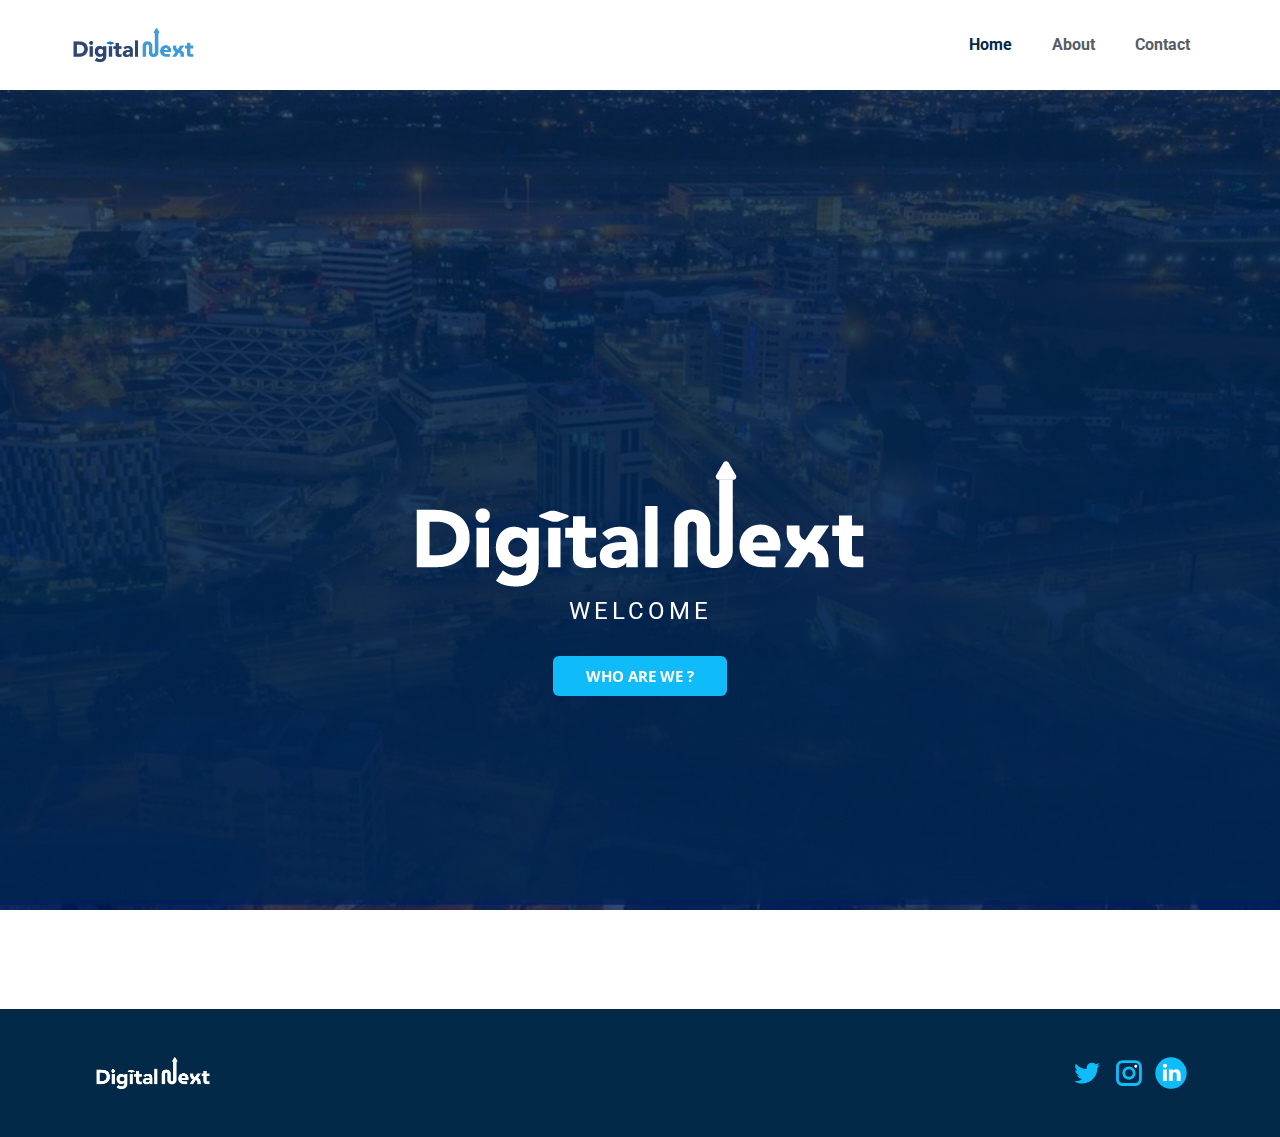
<file: Home.html>
<!DOCTYPE html>
<html style="font-size: 16px;" lang="en"><head>
    <meta name="viewport" content="width=device-width, initial-scale=1.0">
    <meta charset="utf-8">
    <meta name="keywords" content="WHOWEARE, OUR SERVICES, OUR ​CLIENTS, ​OUR GALL​ERY, Contact Us">
    <meta name="description" content="">
    <title>Home</title>
    <link rel="stylesheet" href="nicepage.css" media="screen">
<link rel="stylesheet" href="Home.css" media="screen">
    <script class="u-script" type="text/javascript" src="jquery.js" defer=""></script>
    <script class="u-script" type="text/javascript" src="nicepage.js" defer=""></script>
    <meta name="generator" content="Nicepage 5.0.7, nicepage.com">
    <meta name="referrer" content="origin">
    <link rel="icon" href="images/favicon.png">
    <link id="u-theme-google-font" rel="stylesheet" href="https://fonts.googleapis.com/css?family=Roboto:100,100i,300,300i,400,400i,500,500i,700,700i,900,900i|Open+Sans:300,300i,400,400i,500,500i,600,600i,700,700i,800,800i">
    
    
    
    <script type="application/ld+json">{
		"@context": "http://schema.org",
		"@type": "Organization",
		"name": "DigitalNext",
		"logo": "images/DigitalNextLogo-02.png",
		"sameAs": [
				"https://twitter.com/digitalnextgh?s=11&t=UBMKUKEwtT6Bttn1AdY96A",
				"https://instagram.com/digitalnextgh?igshid=YmMyMTA2M2Y=",
				"https://www.linkedin.com/company/digitalnext-gh/"
		]
}</script>
    <meta name="theme-color" content="#478ac9">
    <meta name="twitter:site" content="@">
    <meta name="twitter:card" content="summary_large_image">
    <meta name="twitter:title" content="Home">
    <meta name="twitter:description" content="DigitalNext">
    <meta property="og:title" content="Home">
    <meta property="og:description" content="">
    <meta property="og:type" content="website">
  </head>
  <body class="u-body u-xl-mode" data-lang="en"><header class="u-clearfix u-header u-sticky u-sticky-9855 u-white u-header" id="sec-cefd"><div class="u-clearfix u-sheet u-sheet-1">
        <a href="Home.html" class="u-image u-logo u-image-1" data-image-width="473" data-image-height="237" title="Home">
          <img src="images/DigitalNextLogo-02.png" class="u-logo-image u-logo-image-1">
        </a>
        <nav class="u-menu u-menu-one-level u-offcanvas u-menu-1">
          <div class="menu-collapse" style="font-size: 1rem; letter-spacing: 0px; font-weight: 700;">
            <a class="u-button-style u-custom-left-right-menu-spacing u-custom-padding-bottom u-custom-text-active-color u-custom-text-color u-custom-text-hover-color u-custom-top-bottom-menu-spacing u-nav-link u-text-active-palette-1-base u-text-hover-palette-2-base" href="#">
              <svg class="u-svg-link" viewBox="0 0 24 24"><use xmlns:xlink="http://www.w3.org/1999/xlink" xlink:href="#menu-hamburger"></use></svg>
              <svg class="u-svg-content" version="1.1" id="menu-hamburger" viewBox="0 0 16 16" x="0px" y="0px" xmlns:xlink="http://www.w3.org/1999/xlink" xmlns="http://www.w3.org/2000/svg"><g><rect y="1" width="16" height="2"></rect><rect y="7" width="16" height="2"></rect><rect y="13" width="16" height="2"></rect>
</g></svg>
            </a>
          </div>
          <div class="u-custom-menu u-nav-container">
            <ul class="u-custom-font u-heading-font u-nav u-unstyled u-nav-1"><li class="u-nav-item"><a class="u-button-style u-nav-link u-text-active-custom-color-1 u-text-hover-custom-color-2 u-text-palette-5-dark-2" href="Home.html" style="padding: 10px 20px;">Home</a>
</li><li class="u-nav-item"><a class="u-button-style u-nav-link u-text-active-custom-color-1 u-text-hover-custom-color-2 u-text-palette-5-dark-2" href="About.html" style="padding: 10px 20px;">About</a>
</li><li class="u-nav-item"><a class="u-button-style u-nav-link u-text-active-custom-color-1 u-text-hover-custom-color-2 u-text-palette-5-dark-2" href="About.html#carousel_5cb4" style="padding: 10px 20px;">Contact</a>
</li></ul>
          </div>
          <div class="u-custom-menu u-nav-container-collapse">
            <div class="u-black u-container-style u-inner-container-layout u-opacity u-opacity-95 u-sidenav">
              <div class="u-inner-container-layout u-sidenav-overflow">
                <div class="u-menu-close"></div>
                <ul class="u-align-center u-nav u-popupmenu-items u-unstyled u-nav-2"><li class="u-nav-item"><a class="u-button-style u-nav-link" href="Home.html">Home</a>
</li><li class="u-nav-item"><a class="u-button-style u-nav-link" href="About.html">About</a>
</li><li class="u-nav-item"><a class="u-button-style u-nav-link" href="About.html#carousel_5cb4">Contact</a>
</li></ul>
              </div>
            </div>
            <div class="u-black u-menu-overlay u-opacity u-opacity-70"></div>
          </div>
        </nav>
      </div></header>
    <section class="skrollable u-align-center u-clearfix u-image u-parallax u-shading u-section-1" id="carousel_75d0" data-image-width="1920" data-image-height="1080">
      <div class="u-clearfix u-sheet u-sheet-1">
        <img class="u-align-center u-expanded-width-xs u-image u-image-contain u-image-default u-image-1" src="images/DigitalNextLogo-03.png" alt="Digital Next, DigitalNext" data-image-width="474" data-image-height="237" data-href="About.html" title="About" data-animation-name="customAnimationIn" data-animation-duration="1000" data-animation-direction="" data-animation-delay="0">
        <h4 class="u-text u-text-body-alt-color u-text-default u-text-1" data-animation-name="customAnimationIn" data-animation-duration="1000" data-animation-delay="250">WELCOME</h4>
        <a href="About.html" class="u-active-custom-color-2 u-border-none u-btn u-btn-round u-button-style u-custom-color-2 u-hover-white u-radius-6 u-btn-1" data-animation-name="customAnimationIn" data-animation-duration="1000" data-animation-delay="500">WHO ARE WE ?</a>
      </div>
    </section>
    
    
    
    <footer class="u-align-center u-clearfix u-custom-color-1 u-footer u-footer" id="sec-4454"><div class="u-clearfix u-sheet u-sheet-1">
        <a href="About.html" class="u-image u-logo u-image-1" data-image-width="474" data-image-height="237" title="About">
          <img src="images/DigitalNextLogo-03.png" class="u-logo-image u-logo-image-1" alt="DigitalNext, Digital Next">
        </a>
        <div class="u-social-icons u-spacing-10 u-social-icons-1">
          <a class="u-social-url" title="twitter" target="_blank" href="https://twitter.com/digitalnextgh?s=11&amp;t=UBMKUKEwtT6Bttn1AdY96A"><span class="u-icon u-social-icon u-social-twitter u-text-custom-color-2 u-icon-1"><svg class="u-svg-link" preserveAspectRatio="xMidYMin slice" viewBox="0 0 112 112" style=""><use xmlns:xlink="http://www.w3.org/1999/xlink" xlink:href="#svg-9ebe"></use></svg><svg class="u-svg-content" viewBox="0 0 112 112" x="0" y="0" id="svg-9ebe"><path fill="currentColor" d="M92.2,38.2c0,0.8,0,1.6,0,2.3c0,24.3-18.6,52.4-52.6,52.4c-10.6,0.1-20.2-2.9-28.5-8.2
	c1.4,0.2,2.9,0.2,4.4,0.2c8.7,0,16.7-2.9,23-7.9c-8.1-0.2-14.9-5.5-17.3-12.8c1.1,0.2,2.4,0.2,3.4,0.2c1.6,0,3.3-0.2,4.8-0.7
	c-8.4-1.6-14.9-9.2-14.9-18c0-0.2,0-0.2,0-0.2c2.5,1.4,5.4,2.2,8.4,2.3c-5-3.3-8.3-8.9-8.3-15.4c0-3.4,1-6.5,2.5-9.2
	c9.1,11.1,22.7,18.5,38,19.2c-0.2-1.4-0.4-2.8-0.4-4.3c0.1-10,8.3-18.2,18.5-18.2c5.4,0,10.1,2.2,13.5,5.7c4.3-0.8,8.1-2.3,11.7-4.5
	c-1.4,4.3-4.3,7.9-8.1,10.1c3.7-0.4,7.3-1.4,10.6-2.9C98.9,32.3,95.7,35.5,92.2,38.2z"></path></svg></span>
          </a>
          <a class="u-social-url" title="instagram" target="_blank" href="https://instagram.com/digitalnextgh?igshid=YmMyMTA2M2Y="><span class="u-icon u-social-icon u-social-instagram u-text-custom-color-2 u-icon-2"><svg class="u-svg-link" preserveAspectRatio="xMidYMin slice" viewBox="0 0 112 112" style=""><use xmlns:xlink="http://www.w3.org/1999/xlink" xlink:href="#svg-e723"></use></svg><svg class="u-svg-content" viewBox="0 0 112 112" x="0" y="0" id="svg-e723"><path fill="currentColor" d="M55.9,32.9c-12.8,0-23.2,10.4-23.2,23.2s10.4,23.2,23.2,23.2s23.2-10.4,23.2-23.2S68.7,32.9,55.9,32.9z
	 M55.9,69.4c-7.4,0-13.3-6-13.3-13.3c-0.1-7.4,6-13.3,13.3-13.3s13.3,6,13.3,13.3C69.3,63.5,63.3,69.4,55.9,69.4z"></path><path fill="#FFFFFF" d="M79.7,26.8c-3,0-5.4,2.5-5.4,5.4s2.5,5.4,5.4,5.4c3,0,5.4-2.5,5.4-5.4S82.7,26.8,79.7,26.8z"></path><path fill="currentColor" d="M78.2,11H33.5C21,11,10.8,21.3,10.8,33.7v44.7c0,12.6,10.2,22.8,22.7,22.8h44.7c12.6,0,22.7-10.2,22.7-22.7
	V33.7C100.8,21.1,90.6,11,78.2,11z M91,78.4c0,7.1-5.8,12.8-12.8,12.8H33.5c-7.1,0-12.8-5.8-12.8-12.8V33.7
	c0-7.1,5.8-12.8,12.8-12.8h44.7c7.1,0,12.8,5.8,12.8,12.8V78.4z"></path></svg></span>
          </a>
          <a class="u-social-url" target="_blank" data-type="LinkedIn" title="LinkedIn" href="https://www.linkedin.com/company/digitalnext-gh/"><span class="u-icon u-social-icon u-social-linkedin u-text-custom-color-2 u-icon-3"><svg class="u-svg-link" preserveAspectRatio="xMidYMin slice" viewBox="0 0 112 112" style=""><use xmlns:xlink="http://www.w3.org/1999/xlink" xlink:href="#svg-2fcf"></use></svg><svg class="u-svg-content" viewBox="0 0 112 112" x="0" y="0" id="svg-2fcf"><circle fill="currentColor" cx="56.1" cy="56.1" r="55"></circle><path fill="#FFFFFF" d="M41.3,83.7H27.9V43.4h13.4V83.7z M34.6,37.9L34.6,37.9c-4.6,0-7.5-3.1-7.5-7c0-4,3-7,7.6-7s7.4,3,7.5,7
            C42.2,34.8,39.2,37.9,34.6,37.9z M89.6,83.7H76.2V62.2c0-5.4-1.9-9.1-6.8-9.1c-3.7,0-5.9,2.5-6.9,4.9c-0.4,0.9-0.4,2.1-0.4,3.3v22.5
            H48.7c0,0,0.2-36.5,0-40.3h13.4v5.7c1.8-2.7,5-6.7,12.1-6.7c8.8,0,15.4,5.8,15.4,18.1V83.7z"></path></svg></span>
          </a>
        </div>
      </div></footer>
  
</body></html>
</file>
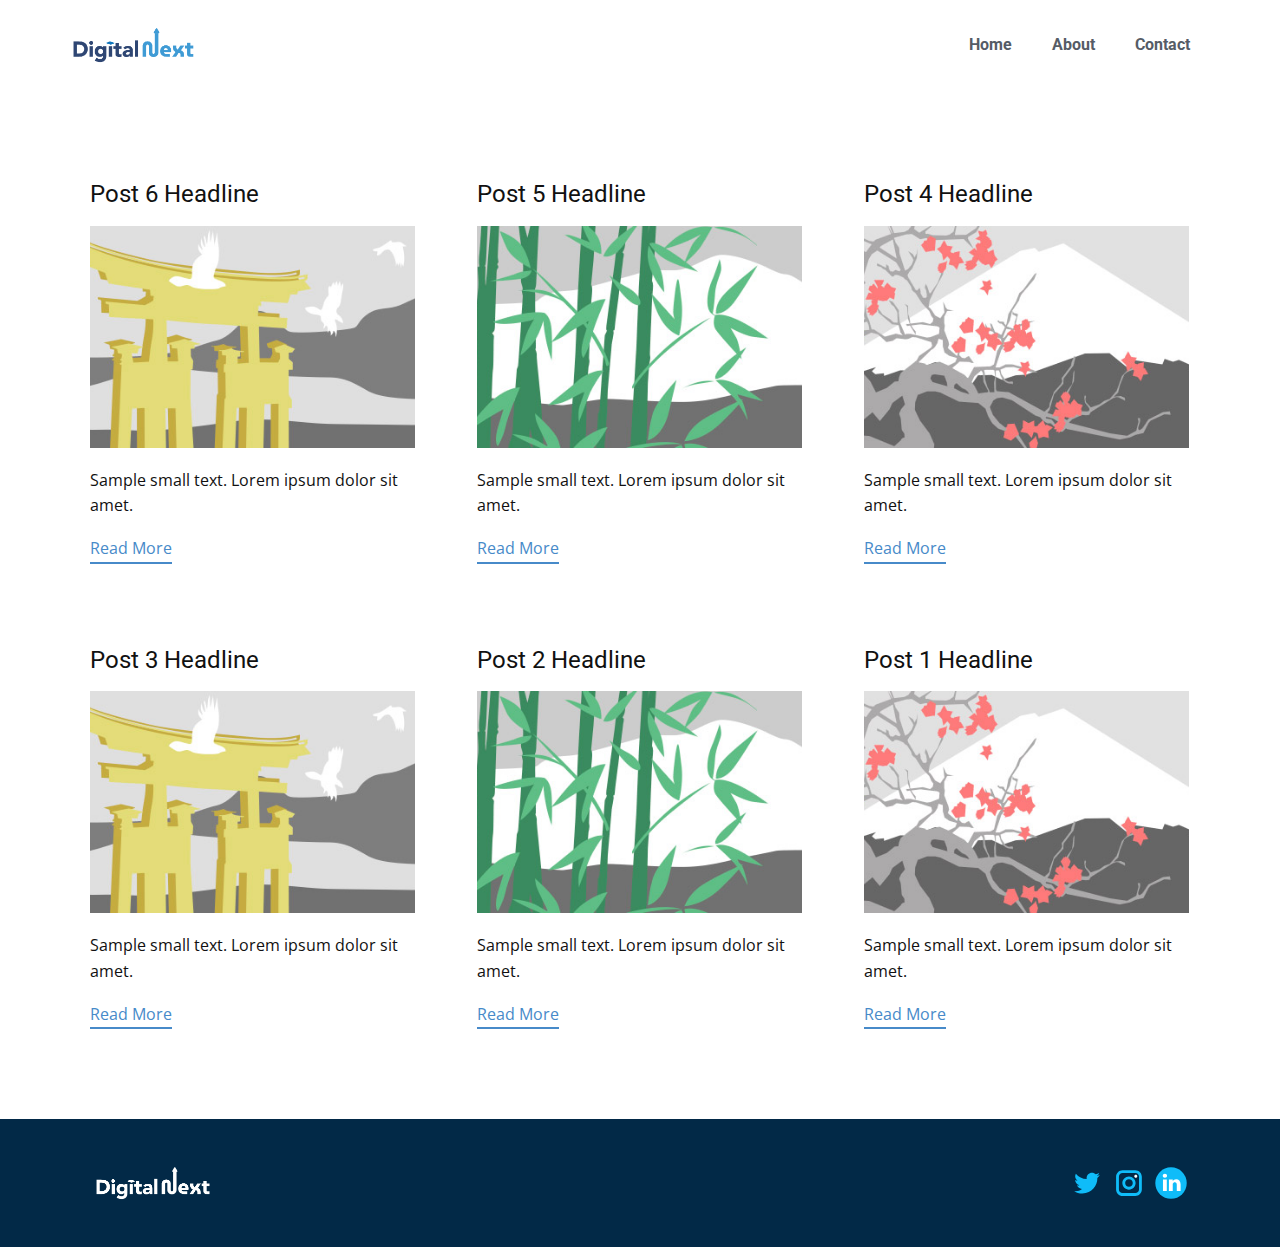
<file: blog/blog.html>
<!DOCTYPE html>
<html style="font-size: 16px;" lang="en"><head>
    <meta name="viewport" content="width=device-width, initial-scale=1.0">
    <meta charset="utf-8">
    <meta name="keywords" content="">
    <meta name="description" content="">
    <title>Blog Template</title>
    <link rel="stylesheet" href="../nicepage.css" media="screen">
<link rel="stylesheet" href="../Blog-Template.css" media="screen">
    <script class="u-script" type="text/javascript" src="../jquery.js" defer=""></script>
    <script class="u-script" type="text/javascript" src="../nicepage.js" defer=""></script>
    <meta name="generator" content="Nicepage 5.0.7, nicepage.com">
    <meta name="referrer" content="origin">
    <link rel="icon" href="../images/favicon.png">
    <link id="u-theme-google-font" rel="stylesheet" href="https://fonts.googleapis.com/css?family=Roboto:100,100i,300,300i,400,400i,500,500i,700,700i,900,900i|Open+Sans:300,300i,400,400i,500,500i,600,600i,700,700i,800,800i">
    
    
    
    <script type="application/ld+json">{
		"@context": "http://schema.org",
		"@type": "Organization",
		"name": "DigitalNext",
		"logo": "images/DigitalNextLogo-02.png",
		"sameAs": [
				"https://twitter.com/digitalnextgh?s=11&t=UBMKUKEwtT6Bttn1AdY96A",
				"https://instagram.com/digitalnextgh?igshid=YmMyMTA2M2Y=",
				"https://www.linkedin.com/company/digitalnext-gh/"
		]
}</script>
    <meta name="theme-color" content="#478ac9">
    <meta name="twitter:site" content="@">
    <meta name="twitter:card" content="summary_large_image">
    <meta name="twitter:title" content="Blog Template">
    <meta name="twitter:description" content="DigitalNext">
  </head>
  <body class="u-body u-xl-mode" data-lang="en"><header class="u-clearfix u-header u-sticky u-sticky-9855 u-white u-header" id="sec-cefd"><div class="u-clearfix u-sheet u-sheet-1">
        <a href="../Home.html" class="u-image u-logo u-image-1" data-image-width="473" data-image-height="237" title="Home">
          <img src="../images/DigitalNextLogo-02.png" class="u-logo-image u-logo-image-1">
        </a>
        <nav class="u-menu u-menu-one-level u-offcanvas u-menu-1">
          <div class="menu-collapse" style="font-size: 1rem; letter-spacing: 0px; font-weight: 700;">
            <a class="u-button-style u-custom-left-right-menu-spacing u-custom-padding-bottom u-custom-text-active-color u-custom-text-color u-custom-text-hover-color u-custom-top-bottom-menu-spacing u-nav-link u-text-active-palette-1-base u-text-hover-palette-2-base" href="#">
              <svg class="u-svg-link" viewBox="0 0 24 24"><use xmlns:xlink="http://www.w3.org/1999/xlink" xlink:href="#menu-hamburger"></use></svg>
              <svg class="u-svg-content" version="1.1" id="menu-hamburger" viewBox="0 0 16 16" x="0px" y="0px" xmlns:xlink="http://www.w3.org/1999/xlink" xmlns="http://www.w3.org/2000/svg"><g><rect y="1" width="16" height="2"></rect><rect y="7" width="16" height="2"></rect><rect y="13" width="16" height="2"></rect>
</g></svg>
            </a>
          </div>
          <div class="u-custom-menu u-nav-container">
            <ul class="u-custom-font u-heading-font u-nav u-unstyled u-nav-1"><li class="u-nav-item"><a class="u-button-style u-nav-link u-text-active-custom-color-1 u-text-hover-custom-color-2 u-text-palette-5-dark-2" href="../Home.html" style="padding: 10px 20px;">Home</a>
</li><li class="u-nav-item"><a class="u-button-style u-nav-link u-text-active-custom-color-1 u-text-hover-custom-color-2 u-text-palette-5-dark-2" href="../About.html" style="padding: 10px 20px;">About</a>
</li><li class="u-nav-item"><a class="u-button-style u-nav-link u-text-active-custom-color-1 u-text-hover-custom-color-2 u-text-palette-5-dark-2" href="../About.html#carousel_5cb4" style="padding: 10px 20px;">Contact</a>
</li></ul>
          </div>
          <div class="u-custom-menu u-nav-container-collapse">
            <div class="u-black u-container-style u-inner-container-layout u-opacity u-opacity-95 u-sidenav">
              <div class="u-inner-container-layout u-sidenav-overflow">
                <div class="u-menu-close"></div>
                <ul class="u-align-center u-nav u-popupmenu-items u-unstyled u-nav-2"><li class="u-nav-item"><a class="u-button-style u-nav-link" href="../Home.html">Home</a>
</li><li class="u-nav-item"><a class="u-button-style u-nav-link" href="../About.html">About</a>
</li><li class="u-nav-item"><a class="u-button-style u-nav-link" href="../About.html#carousel_5cb4">Contact</a>
</li></ul>
              </div>
            </div>
            <div class="u-black u-menu-overlay u-opacity u-opacity-70"></div>
          </div>
        </nav>
      </div></header>
    <section class="u-clearfix u-section-1" id="sec-9fb6">
      <div class="u-clearfix u-sheet u-valign-middle u-sheet-1"><!--blog--><!--blog_options_json--><!--{"type":"Recent","source":"","tags":"","count":""}--><!--/blog_options_json-->
        <div class="u-blog u-expanded-width u-repeater u-repeater-1"><!--blog_post-->
          <div class="u-blog-post u-container-style u-repeater-item u-white u-repeater-item-1">
            <div class="u-container-layout u-similar-container u-valign-top u-container-layout-1"><!--blog_post_header-->
              <h4 class="u-blog-control u-text u-text-1">
                <a class="u-post-header-link" href="../blog/post-5.html">Post 6 Headline</a>
              </h4><!--/blog_post_header--><!--blog_post_image-->
              <a class="u-post-header-link" href="../blog/post-5.html"><img alt="" class="u-blog-control u-expanded-width u-image u-image-default u-image-1" src="../images/8ad73f3c.jpeg"></a><!--/blog_post_image--><!--blog_post_content-->
              <div class="u-blog-control u-post-content u-text u-text-2 fr-view">Sample small text. Lorem ipsum dolor sit amet.</div><!--/blog_post_content--><!--blog_post_readmore-->
              <a href="../blog/post-5.html" class="u-blog-control u-border-2 u-border-palette-1-base u-btn u-btn-rectangle u-button-style u-none u-btn-1"><!--blog_post_readmore_content--><!--options_json--><!--{"content":"","defaultValue":"Read More"}--><!--/options_json-->Read More<!--/blog_post_readmore_content--></a><!--/blog_post_readmore-->
            </div>
          </div><div class="u-blog-post u-container-style u-repeater-item u-video-cover u-white">
            <div class="u-container-layout u-similar-container u-valign-top u-container-layout-2"><!--blog_post_header-->
              <h4 class="u-blog-control u-text u-text-3">
                <a class="u-post-header-link" href="../blog/post-4.html">Post 5 Headline</a>
              </h4><!--/blog_post_header--><!--blog_post_image-->
              <a class="u-post-header-link" href="../blog/post-4.html"><img alt="" class="u-blog-control u-expanded-width u-image u-image-default u-image-2" src="../images/68f64b9d.jpeg"></a><!--/blog_post_image--><!--blog_post_content-->
              <div class="u-blog-control u-post-content u-text u-text-4 fr-view">Sample small text. Lorem ipsum dolor sit amet.</div><!--/blog_post_content--><!--blog_post_readmore-->
              <a href="../blog/post-4.html" class="u-blog-control u-border-2 u-border-palette-1-base u-btn u-btn-rectangle u-button-style u-none u-btn-2"><!--blog_post_readmore_content--><!--options_json--><!--{"content":"","defaultValue":"Read More"}--><!--/options_json-->Read More<!--/blog_post_readmore_content--></a><!--/blog_post_readmore-->
            </div>
          </div><div class="u-blog-post u-container-style u-repeater-item u-video-cover u-white">
            <div class="u-container-layout u-similar-container u-valign-top u-container-layout-3"><!--blog_post_header-->
              <h4 class="u-blog-control u-text u-text-5">
                <a class="u-post-header-link" href="../blog/post-3.html">Post 4 Headline</a>
              </h4><!--/blog_post_header--><!--blog_post_image-->
              <a class="u-post-header-link" href="../blog/post-3.html"><img alt="" class="u-blog-control u-expanded-width u-image u-image-default u-image-3" src="../images/0fd3416c.jpeg"></a><!--/blog_post_image--><!--blog_post_content-->
              <div class="u-blog-control u-post-content u-text u-text-6 fr-view">Sample small text. Lorem ipsum dolor sit amet.</div><!--/blog_post_content--><!--blog_post_readmore-->
              <a href="../blog/post-3.html" class="u-blog-control u-border-2 u-border-palette-1-base u-btn u-btn-rectangle u-button-style u-none u-btn-3"><!--blog_post_readmore_content--><!--options_json--><!--{"content":"","defaultValue":"Read More"}--><!--/options_json-->Read More<!--/blog_post_readmore_content--></a><!--/blog_post_readmore-->
            </div>
          </div><div class="u-blog-post u-container-style u-repeater-item u-white u-repeater-item-1">
            <div class="u-container-layout u-similar-container u-valign-top u-container-layout-1"><!--blog_post_header-->
              <h4 class="u-blog-control u-text u-text-1">
                <a class="u-post-header-link" href="../blog/post-2.html">Post 3 Headline</a>
              </h4><!--/blog_post_header--><!--blog_post_image-->
              <a class="u-post-header-link" href="../blog/post-2.html"><img alt="" class="u-blog-control u-expanded-width u-image u-image-default u-image-1" src="../images/8ad73f3c.jpeg"></a><!--/blog_post_image--><!--blog_post_content-->
              <div class="u-blog-control u-post-content u-text u-text-2 fr-view">Sample small text. Lorem ipsum dolor sit amet.</div><!--/blog_post_content--><!--blog_post_readmore-->
              <a href="../blog/post-2.html" class="u-blog-control u-border-2 u-border-palette-1-base u-btn u-btn-rectangle u-button-style u-none u-btn-1"><!--blog_post_readmore_content--><!--options_json--><!--{"content":"","defaultValue":"Read More"}--><!--/options_json-->Read More<!--/blog_post_readmore_content--></a><!--/blog_post_readmore-->
            </div>
          </div><div class="u-blog-post u-container-style u-repeater-item u-video-cover u-white">
            <div class="u-container-layout u-similar-container u-valign-top u-container-layout-2"><!--blog_post_header-->
              <h4 class="u-blog-control u-text u-text-3">
                <a class="u-post-header-link" href="../blog/post-1.html">Post 2 Headline</a>
              </h4><!--/blog_post_header--><!--blog_post_image-->
              <a class="u-post-header-link" href="../blog/post-1.html"><img alt="" class="u-blog-control u-expanded-width u-image u-image-default u-image-2" src="../images/68f64b9d.jpeg"></a><!--/blog_post_image--><!--blog_post_content-->
              <div class="u-blog-control u-post-content u-text u-text-4 fr-view">Sample small text. Lorem ipsum dolor sit amet.</div><!--/blog_post_content--><!--blog_post_readmore-->
              <a href="../blog/post-1.html" class="u-blog-control u-border-2 u-border-palette-1-base u-btn u-btn-rectangle u-button-style u-none u-btn-2"><!--blog_post_readmore_content--><!--options_json--><!--{"content":"","defaultValue":"Read More"}--><!--/options_json-->Read More<!--/blog_post_readmore_content--></a><!--/blog_post_readmore-->
            </div>
          </div><div class="u-blog-post u-container-style u-repeater-item u-video-cover u-white">
            <div class="u-container-layout u-similar-container u-valign-top u-container-layout-3"><!--blog_post_header-->
              <h4 class="u-blog-control u-text u-text-5">
                <a class="u-post-header-link" href="../blog/post.html">Post 1 Headline</a>
              </h4><!--/blog_post_header--><!--blog_post_image-->
              <a class="u-post-header-link" href="../blog/post.html"><img alt="" class="u-blog-control u-expanded-width u-image u-image-default u-image-3" src="../images/0fd3416c.jpeg"></a><!--/blog_post_image--><!--blog_post_content-->
              <div class="u-blog-control u-post-content u-text u-text-6 fr-view">Sample small text. Lorem ipsum dolor sit amet.</div><!--/blog_post_content--><!--blog_post_readmore-->
              <a href="../blog/post.html" class="u-blog-control u-border-2 u-border-palette-1-base u-btn u-btn-rectangle u-button-style u-none u-btn-3"><!--blog_post_readmore_content--><!--options_json--><!--{"content":"","defaultValue":"Read More"}--><!--/options_json-->Read More<!--/blog_post_readmore_content--></a><!--/blog_post_readmore-->
            </div>
          </div><!--/blog_post--><!--blog_post-->
          <!--/blog_post--><!--blog_post-->
          <!--/blog_post-->
        </div><!--/blog-->
      </div>
    </section>
    
    
    
    <footer class="u-align-center u-clearfix u-custom-color-1 u-footer u-footer" id="sec-4454"><div class="u-clearfix u-sheet u-sheet-1">
        <a href="../About.html" class="u-image u-logo u-image-1" data-image-width="474" data-image-height="237" title="About">
          <img src="../images/DigitalNextLogo-03.png" class="u-logo-image u-logo-image-1" alt="DigitalNext, Digital Next">
        </a>
        <div class="u-social-icons u-spacing-10 u-social-icons-1">
          <a class="u-social-url" title="twitter" target="_blank" href="https://twitter.com/digitalnextgh?s=11&amp;t=UBMKUKEwtT6Bttn1AdY96A"><span class="u-icon u-social-icon u-social-twitter u-text-custom-color-2 u-icon-1"><svg class="u-svg-link" preserveAspectRatio="xMidYMin slice" viewBox="0 0 112 112" style=""><use xmlns:xlink="http://www.w3.org/1999/xlink" xlink:href="#svg-9ebe"></use></svg><svg class="u-svg-content" viewBox="0 0 112 112" x="0" y="0" id="svg-9ebe"><path fill="currentColor" d="M92.2,38.2c0,0.8,0,1.6,0,2.3c0,24.3-18.6,52.4-52.6,52.4c-10.6,0.1-20.2-2.9-28.5-8.2
	c1.4,0.2,2.9,0.2,4.4,0.2c8.7,0,16.7-2.9,23-7.9c-8.1-0.2-14.9-5.5-17.3-12.8c1.1,0.2,2.4,0.2,3.4,0.2c1.6,0,3.3-0.2,4.8-0.7
	c-8.4-1.6-14.9-9.2-14.9-18c0-0.2,0-0.2,0-0.2c2.5,1.4,5.4,2.2,8.4,2.3c-5-3.3-8.3-8.9-8.3-15.4c0-3.4,1-6.5,2.5-9.2
	c9.1,11.1,22.7,18.5,38,19.2c-0.2-1.4-0.4-2.8-0.4-4.3c0.1-10,8.3-18.2,18.5-18.2c5.4,0,10.1,2.2,13.5,5.7c4.3-0.8,8.1-2.3,11.7-4.5
	c-1.4,4.3-4.3,7.9-8.1,10.1c3.7-0.4,7.3-1.4,10.6-2.9C98.9,32.3,95.7,35.5,92.2,38.2z"></path></svg></span>
          </a>
          <a class="u-social-url" title="instagram" target="_blank" href="https://instagram.com/digitalnextgh?igshid=YmMyMTA2M2Y="><span class="u-icon u-social-icon u-social-instagram u-text-custom-color-2 u-icon-2"><svg class="u-svg-link" preserveAspectRatio="xMidYMin slice" viewBox="0 0 112 112" style=""><use xmlns:xlink="http://www.w3.org/1999/xlink" xlink:href="#svg-e723"></use></svg><svg class="u-svg-content" viewBox="0 0 112 112" x="0" y="0" id="svg-e723"><path fill="currentColor" d="M55.9,32.9c-12.8,0-23.2,10.4-23.2,23.2s10.4,23.2,23.2,23.2s23.2-10.4,23.2-23.2S68.7,32.9,55.9,32.9z
	 M55.9,69.4c-7.4,0-13.3-6-13.3-13.3c-0.1-7.4,6-13.3,13.3-13.3s13.3,6,13.3,13.3C69.3,63.5,63.3,69.4,55.9,69.4z"></path><path fill="#FFFFFF" d="M79.7,26.8c-3,0-5.4,2.5-5.4,5.4s2.5,5.4,5.4,5.4c3,0,5.4-2.5,5.4-5.4S82.7,26.8,79.7,26.8z"></path><path fill="currentColor" d="M78.2,11H33.5C21,11,10.8,21.3,10.8,33.7v44.7c0,12.6,10.2,22.8,22.7,22.8h44.7c12.6,0,22.7-10.2,22.7-22.7
	V33.7C100.8,21.1,90.6,11,78.2,11z M91,78.4c0,7.1-5.8,12.8-12.8,12.8H33.5c-7.1,0-12.8-5.8-12.8-12.8V33.7
	c0-7.1,5.8-12.8,12.8-12.8h44.7c7.1,0,12.8,5.8,12.8,12.8V78.4z"></path></svg></span>
          </a>
          <a class="u-social-url" target="_blank" data-type="LinkedIn" title="LinkedIn" href="https://www.linkedin.com/company/digitalnext-gh/"><span class="u-icon u-social-icon u-social-linkedin u-text-custom-color-2 u-icon-3"><svg class="u-svg-link" preserveAspectRatio="xMidYMin slice" viewBox="0 0 112 112" style=""><use xmlns:xlink="http://www.w3.org/1999/xlink" xlink:href="#svg-2fcf"></use></svg><svg class="u-svg-content" viewBox="0 0 112 112" x="0" y="0" id="svg-2fcf"><circle fill="currentColor" cx="56.1" cy="56.1" r="55"></circle><path fill="#FFFFFF" d="M41.3,83.7H27.9V43.4h13.4V83.7z M34.6,37.9L34.6,37.9c-4.6,0-7.5-3.1-7.5-7c0-4,3-7,7.6-7s7.4,3,7.5,7
            C42.2,34.8,39.2,37.9,34.6,37.9z M89.6,83.7H76.2V62.2c0-5.4-1.9-9.1-6.8-9.1c-3.7,0-5.9,2.5-6.9,4.9c-0.4,0.9-0.4,2.1-0.4,3.3v22.5
            H48.7c0,0,0.2-36.5,0-40.3h13.4v5.7c1.8-2.7,5-6.7,12.1-6.7c8.8,0,15.4,5.8,15.4,18.1V83.7z"></path></svg></span>
          </a>
        </div>
      </div></footer>
  
</body></html>
</file>
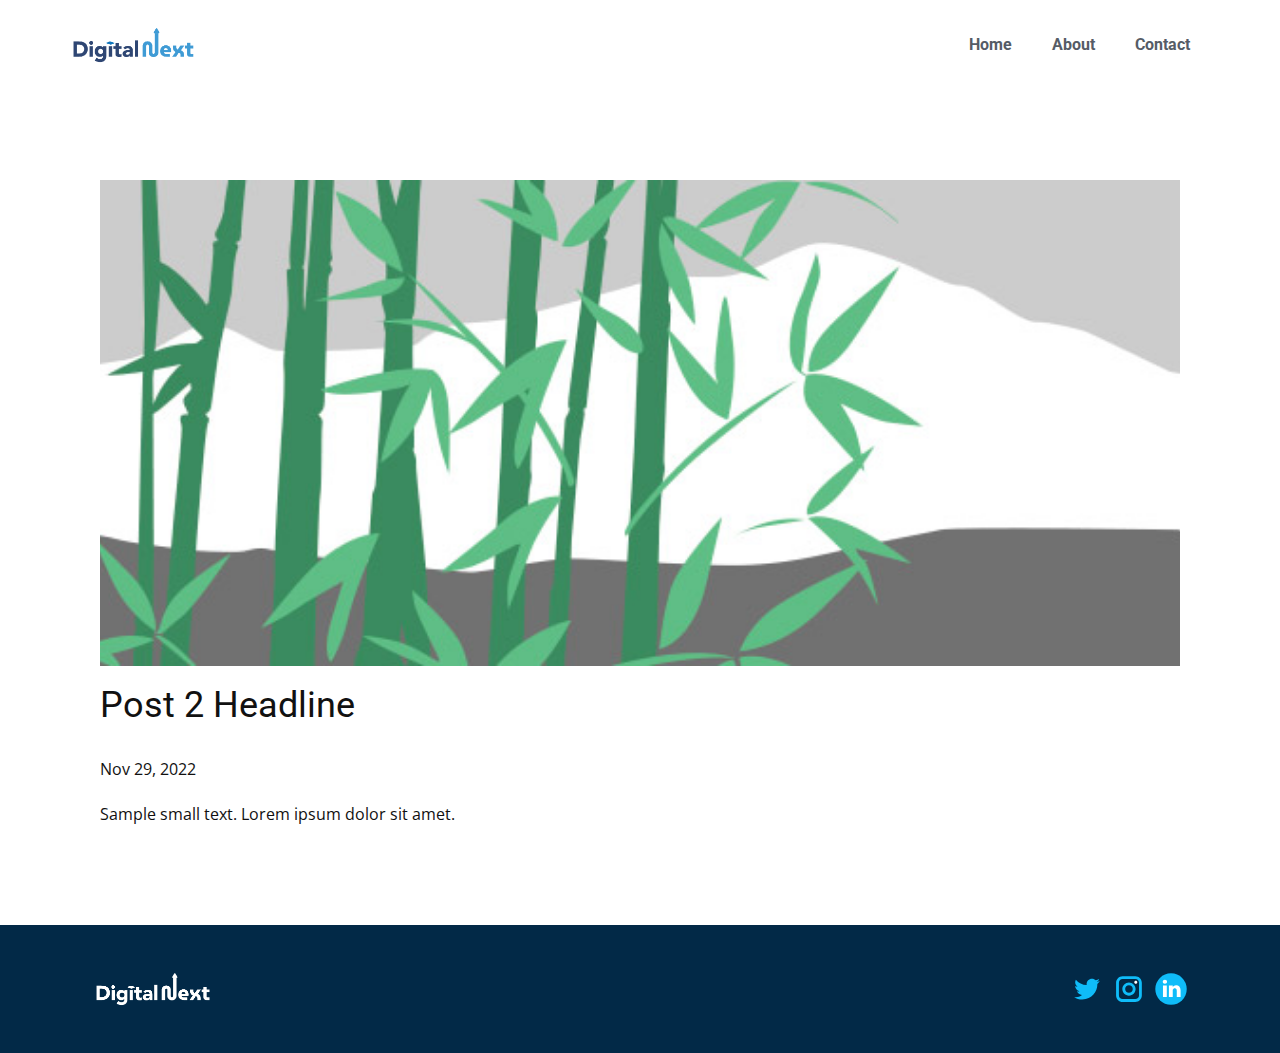
<file: blog/post-1.html>
<!DOCTYPE html>
<html style="font-size: 16px;" lang="en"><head>
    <meta name="viewport" content="width=device-width, initial-scale=1.0">
    <meta charset="utf-8">
    <meta name="keywords" content="Post 1 Headline">
    <meta name="description" content="">
    <title>Post 2 Headline</title>
    <link rel="stylesheet" href="../nicepage.css" media="screen">
<link rel="stylesheet" href="../Post-Template.css" media="screen">
    <script class="u-script" type="text/javascript" src="../jquery.js" defer=""></script>
    <script class="u-script" type="text/javascript" src="../nicepage.js" defer=""></script>
    <meta name="generator" content="Nicepage 5.0.7, nicepage.com">
    <meta name="referrer" content="origin">
    <link rel="icon" href="../images/favicon.png">
    <link id="u-theme-google-font" rel="stylesheet" href="https://fonts.googleapis.com/css?family=Roboto:100,100i,300,300i,400,400i,500,500i,700,700i,900,900i|Open+Sans:300,300i,400,400i,500,500i,600,600i,700,700i,800,800i">
    
    
    
    <script type="application/ld+json">{
		"@context": "http://schema.org",
		"@type": "Organization",
		"name": "DigitalNext",
		"logo": "images/DigitalNextLogo-02.png",
		"sameAs": [
				"https://twitter.com/digitalnextgh?s=11&t=UBMKUKEwtT6Bttn1AdY96A",
				"https://instagram.com/digitalnextgh?igshid=YmMyMTA2M2Y=",
				"https://www.linkedin.com/company/digitalnext-gh/"
		]
}</script>
    <meta name="theme-color" content="#478ac9">
    <meta name="twitter:site" content="@">
    <meta name="twitter:card" content="summary_large_image">
    <meta name="twitter:title" content="Post Template">
    <meta name="twitter:description" content="DigitalNext">
  </head>
  <body class="u-body u-xl-mode" data-lang="en"><header class="u-clearfix u-header u-sticky u-sticky-9855 u-white u-header" id="sec-cefd"><div class="u-clearfix u-sheet u-sheet-1">
        <a href="../Home.html" class="u-image u-logo u-image-1" data-image-width="473" data-image-height="237" title="Home">
          <img src="../images/DigitalNextLogo-02.png" class="u-logo-image u-logo-image-1">
        </a>
        <nav class="u-menu u-menu-one-level u-offcanvas u-menu-1">
          <div class="menu-collapse" style="font-size: 1rem; letter-spacing: 0px; font-weight: 700;">
            <a class="u-button-style u-custom-left-right-menu-spacing u-custom-padding-bottom u-custom-text-active-color u-custom-text-color u-custom-text-hover-color u-custom-top-bottom-menu-spacing u-nav-link u-text-active-palette-1-base u-text-hover-palette-2-base" href="#">
              <svg class="u-svg-link" viewBox="0 0 24 24"><use xmlns:xlink="http://www.w3.org/1999/xlink" xlink:href="#menu-hamburger"></use></svg>
              <svg class="u-svg-content" version="1.1" id="menu-hamburger" viewBox="0 0 16 16" x="0px" y="0px" xmlns:xlink="http://www.w3.org/1999/xlink" xmlns="http://www.w3.org/2000/svg"><g><rect y="1" width="16" height="2"></rect><rect y="7" width="16" height="2"></rect><rect y="13" width="16" height="2"></rect>
</g></svg>
            </a>
          </div>
          <div class="u-custom-menu u-nav-container">
            <ul class="u-custom-font u-heading-font u-nav u-unstyled u-nav-1"><li class="u-nav-item"><a class="u-button-style u-nav-link u-text-active-custom-color-1 u-text-hover-custom-color-2 u-text-palette-5-dark-2" href="../Home.html" style="padding: 10px 20px;">Home</a>
</li><li class="u-nav-item"><a class="u-button-style u-nav-link u-text-active-custom-color-1 u-text-hover-custom-color-2 u-text-palette-5-dark-2" href="../About.html" style="padding: 10px 20px;">About</a>
</li><li class="u-nav-item"><a class="u-button-style u-nav-link u-text-active-custom-color-1 u-text-hover-custom-color-2 u-text-palette-5-dark-2" href="../About.html#carousel_5cb4" style="padding: 10px 20px;">Contact</a>
</li></ul>
          </div>
          <div class="u-custom-menu u-nav-container-collapse">
            <div class="u-black u-container-style u-inner-container-layout u-opacity u-opacity-95 u-sidenav">
              <div class="u-inner-container-layout u-sidenav-overflow">
                <div class="u-menu-close"></div>
                <ul class="u-align-center u-nav u-popupmenu-items u-unstyled u-nav-2"><li class="u-nav-item"><a class="u-button-style u-nav-link" href="../Home.html">Home</a>
</li><li class="u-nav-item"><a class="u-button-style u-nav-link" href="../About.html">About</a>
</li><li class="u-nav-item"><a class="u-button-style u-nav-link" href="../About.html#carousel_5cb4">Contact</a>
</li></ul>
              </div>
            </div>
            <div class="u-black u-menu-overlay u-opacity u-opacity-70"></div>
          </div>
        </nav>
      </div></header>
    <section class="u-align-center u-clearfix u-section-1" id="sec-fdfc">
      <div class="u-clearfix u-sheet u-valign-middle-md u-valign-middle-sm u-valign-middle-xs u-sheet-1"><!--post_details--><!--post_details_options_json--><!--{"source":""}--><!--/post_details_options_json--><!--blog_post-->
        <div class="u-container-style u-expanded-width u-post-details u-post-details-1">
          <div class="u-container-layout u-valign-middle u-container-layout-1"><!--blog_post_image-->
            <img alt="" class="u-blog-control u-expanded-width u-image u-image-default u-image-1" src="../images/68f64b9d.jpeg"><!--/blog_post_image--><!--blog_post_header-->
            <h2 class="u-blog-control u-text u-text-1">Post 2 Headline</h2><!--/blog_post_header--><!--blog_post_metadata-->
            <div class="u-blog-control u-metadata u-metadata-1"><!--blog_post_metadata_date-->
              <span class="u-meta-date u-meta-icon">Nov 29, 2022</span><!--/blog_post_metadata_date--><!--blog_post_metadata_category-->
              <!--/blog_post_metadata_category--><!--blog_post_metadata_comments-->
              <!--/blog_post_metadata_comments-->
            </div><!--/blog_post_metadata--><!--blog_post_content-->
            <div class="u-align-justify u-blog-control u-post-content u-text u-text-2 fr-view">
  Sample small text. Lorem ipsum dolor sit amet.
  </div><!--/blog_post_content-->
          </div>
        </div><!--/blog_post--><!--/post_details-->
      </div>
    </section>
    
    
    
    <footer class="u-align-center u-clearfix u-custom-color-1 u-footer u-footer" id="sec-4454"><div class="u-clearfix u-sheet u-sheet-1">
        <a href="../About.html" class="u-image u-logo u-image-1" data-image-width="474" data-image-height="237" title="About">
          <img src="../images/DigitalNextLogo-03.png" class="u-logo-image u-logo-image-1" alt="DigitalNext, Digital Next">
        </a>
        <div class="u-social-icons u-spacing-10 u-social-icons-1">
          <a class="u-social-url" title="twitter" target="_blank" href="https://twitter.com/digitalnextgh?s=11&amp;t=UBMKUKEwtT6Bttn1AdY96A"><span class="u-icon u-social-icon u-social-twitter u-text-custom-color-2 u-icon-1"><svg class="u-svg-link" preserveAspectRatio="xMidYMin slice" viewBox="0 0 112 112" style=""><use xmlns:xlink="http://www.w3.org/1999/xlink" xlink:href="#svg-9ebe"></use></svg><svg class="u-svg-content" viewBox="0 0 112 112" x="0" y="0" id="svg-9ebe"><path fill="currentColor" d="M92.2,38.2c0,0.8,0,1.6,0,2.3c0,24.3-18.6,52.4-52.6,52.4c-10.6,0.1-20.2-2.9-28.5-8.2
	c1.4,0.2,2.9,0.2,4.4,0.2c8.7,0,16.7-2.9,23-7.9c-8.1-0.2-14.9-5.5-17.3-12.8c1.1,0.2,2.4,0.2,3.4,0.2c1.6,0,3.3-0.2,4.8-0.7
	c-8.4-1.6-14.9-9.2-14.9-18c0-0.2,0-0.2,0-0.2c2.5,1.4,5.4,2.2,8.4,2.3c-5-3.3-8.3-8.9-8.3-15.4c0-3.4,1-6.5,2.5-9.2
	c9.1,11.1,22.7,18.5,38,19.2c-0.2-1.4-0.4-2.8-0.4-4.3c0.1-10,8.3-18.2,18.5-18.2c5.4,0,10.1,2.2,13.5,5.7c4.3-0.8,8.1-2.3,11.7-4.5
	c-1.4,4.3-4.3,7.9-8.1,10.1c3.7-0.4,7.3-1.4,10.6-2.9C98.9,32.3,95.7,35.5,92.2,38.2z"></path></svg></span>
          </a>
          <a class="u-social-url" title="instagram" target="_blank" href="https://instagram.com/digitalnextgh?igshid=YmMyMTA2M2Y="><span class="u-icon u-social-icon u-social-instagram u-text-custom-color-2 u-icon-2"><svg class="u-svg-link" preserveAspectRatio="xMidYMin slice" viewBox="0 0 112 112" style=""><use xmlns:xlink="http://www.w3.org/1999/xlink" xlink:href="#svg-e723"></use></svg><svg class="u-svg-content" viewBox="0 0 112 112" x="0" y="0" id="svg-e723"><path fill="currentColor" d="M55.9,32.9c-12.8,0-23.2,10.4-23.2,23.2s10.4,23.2,23.2,23.2s23.2-10.4,23.2-23.2S68.7,32.9,55.9,32.9z
	 M55.9,69.4c-7.4,0-13.3-6-13.3-13.3c-0.1-7.4,6-13.3,13.3-13.3s13.3,6,13.3,13.3C69.3,63.5,63.3,69.4,55.9,69.4z"></path><path fill="#FFFFFF" d="M79.7,26.8c-3,0-5.4,2.5-5.4,5.4s2.5,5.4,5.4,5.4c3,0,5.4-2.5,5.4-5.4S82.7,26.8,79.7,26.8z"></path><path fill="currentColor" d="M78.2,11H33.5C21,11,10.8,21.3,10.8,33.7v44.7c0,12.6,10.2,22.8,22.7,22.8h44.7c12.6,0,22.7-10.2,22.7-22.7
	V33.7C100.8,21.1,90.6,11,78.2,11z M91,78.4c0,7.1-5.8,12.8-12.8,12.8H33.5c-7.1,0-12.8-5.8-12.8-12.8V33.7
	c0-7.1,5.8-12.8,12.8-12.8h44.7c7.1,0,12.8,5.8,12.8,12.8V78.4z"></path></svg></span>
          </a>
          <a class="u-social-url" target="_blank" data-type="LinkedIn" title="LinkedIn" href="https://www.linkedin.com/company/digitalnext-gh/"><span class="u-icon u-social-icon u-social-linkedin u-text-custom-color-2 u-icon-3"><svg class="u-svg-link" preserveAspectRatio="xMidYMin slice" viewBox="0 0 112 112" style=""><use xmlns:xlink="http://www.w3.org/1999/xlink" xlink:href="#svg-2fcf"></use></svg><svg class="u-svg-content" viewBox="0 0 112 112" x="0" y="0" id="svg-2fcf"><circle fill="currentColor" cx="56.1" cy="56.1" r="55"></circle><path fill="#FFFFFF" d="M41.3,83.7H27.9V43.4h13.4V83.7z M34.6,37.9L34.6,37.9c-4.6,0-7.5-3.1-7.5-7c0-4,3-7,7.6-7s7.4,3,7.5,7
            C42.2,34.8,39.2,37.9,34.6,37.9z M89.6,83.7H76.2V62.2c0-5.4-1.9-9.1-6.8-9.1c-3.7,0-5.9,2.5-6.9,4.9c-0.4,0.9-0.4,2.1-0.4,3.3v22.5
            H48.7c0,0,0.2-36.5,0-40.3h13.4v5.7c1.8-2.7,5-6.7,12.1-6.7c8.8,0,15.4,5.8,15.4,18.1V83.7z"></path></svg></span>
          </a>
        </div>
      </div></footer>
  
</body></html>
</file>
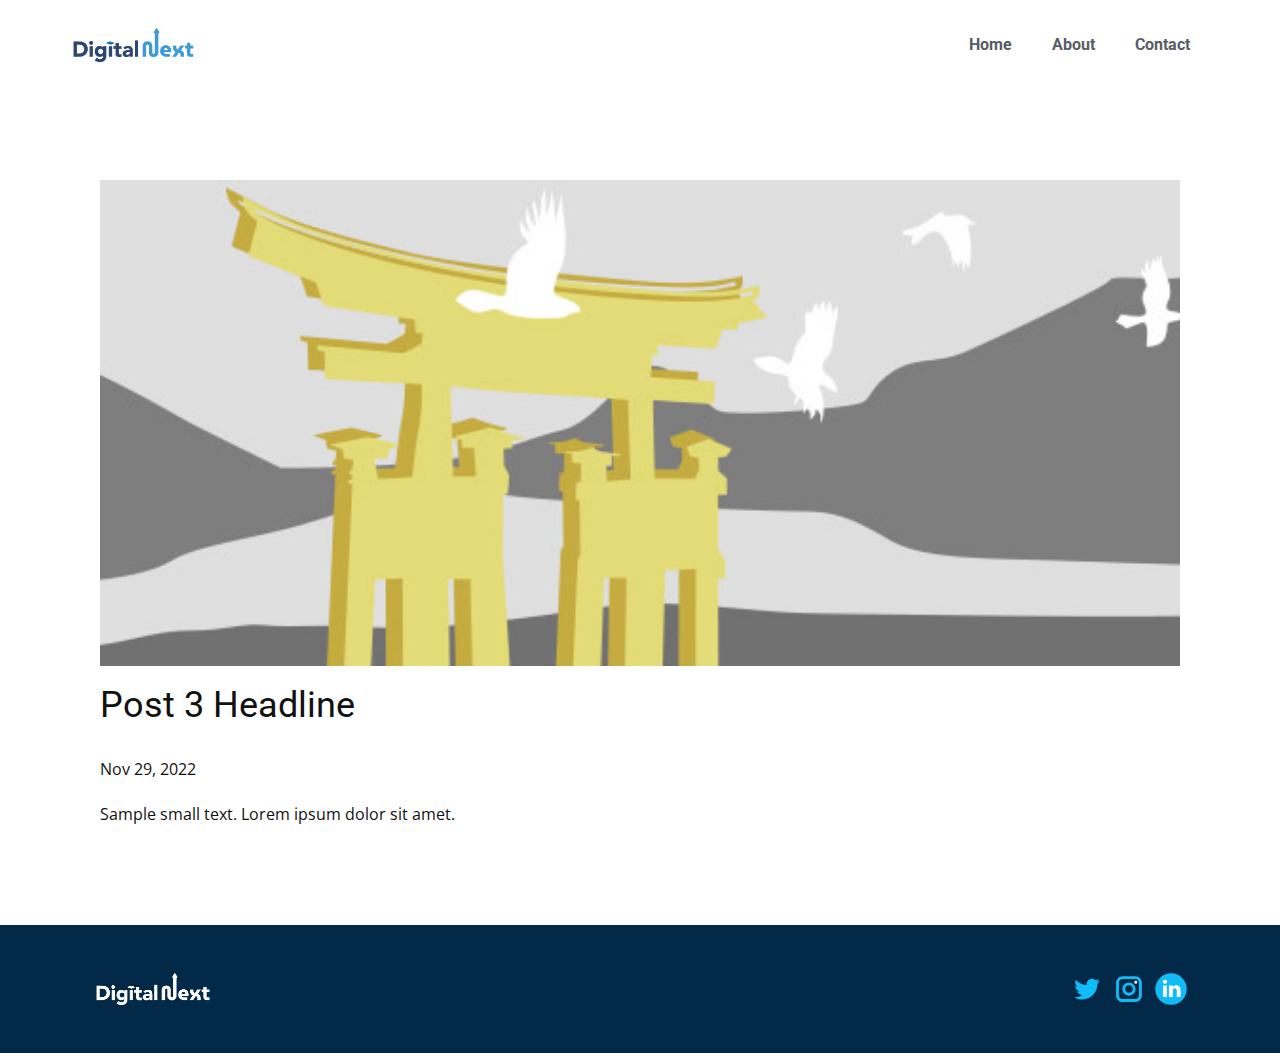
<file: blog/post-2.html>
<!DOCTYPE html>
<html style="font-size: 16px;" lang="en"><head>
    <meta name="viewport" content="width=device-width, initial-scale=1.0">
    <meta charset="utf-8">
    <meta name="keywords" content="Post 1 Headline">
    <meta name="description" content="">
    <title>Post 3 Headline</title>
    <link rel="stylesheet" href="../nicepage.css" media="screen">
<link rel="stylesheet" href="../Post-Template.css" media="screen">
    <script class="u-script" type="text/javascript" src="../jquery.js" defer=""></script>
    <script class="u-script" type="text/javascript" src="../nicepage.js" defer=""></script>
    <meta name="generator" content="Nicepage 5.0.7, nicepage.com">
    <meta name="referrer" content="origin">
    <link rel="icon" href="../images/favicon.png">
    <link id="u-theme-google-font" rel="stylesheet" href="https://fonts.googleapis.com/css?family=Roboto:100,100i,300,300i,400,400i,500,500i,700,700i,900,900i|Open+Sans:300,300i,400,400i,500,500i,600,600i,700,700i,800,800i">
    
    
    
    <script type="application/ld+json">{
		"@context": "http://schema.org",
		"@type": "Organization",
		"name": "DigitalNext",
		"logo": "images/DigitalNextLogo-02.png",
		"sameAs": [
				"https://twitter.com/digitalnextgh?s=11&t=UBMKUKEwtT6Bttn1AdY96A",
				"https://instagram.com/digitalnextgh?igshid=YmMyMTA2M2Y=",
				"https://www.linkedin.com/company/digitalnext-gh/"
		]
}</script>
    <meta name="theme-color" content="#478ac9">
    <meta name="twitter:site" content="@">
    <meta name="twitter:card" content="summary_large_image">
    <meta name="twitter:title" content="Post Template">
    <meta name="twitter:description" content="DigitalNext">
  </head>
  <body class="u-body u-xl-mode" data-lang="en"><header class="u-clearfix u-header u-sticky u-sticky-9855 u-white u-header" id="sec-cefd"><div class="u-clearfix u-sheet u-sheet-1">
        <a href="../Home.html" class="u-image u-logo u-image-1" data-image-width="473" data-image-height="237" title="Home">
          <img src="../images/DigitalNextLogo-02.png" class="u-logo-image u-logo-image-1">
        </a>
        <nav class="u-menu u-menu-one-level u-offcanvas u-menu-1">
          <div class="menu-collapse" style="font-size: 1rem; letter-spacing: 0px; font-weight: 700;">
            <a class="u-button-style u-custom-left-right-menu-spacing u-custom-padding-bottom u-custom-text-active-color u-custom-text-color u-custom-text-hover-color u-custom-top-bottom-menu-spacing u-nav-link u-text-active-palette-1-base u-text-hover-palette-2-base" href="#">
              <svg class="u-svg-link" viewBox="0 0 24 24"><use xmlns:xlink="http://www.w3.org/1999/xlink" xlink:href="#menu-hamburger"></use></svg>
              <svg class="u-svg-content" version="1.1" id="menu-hamburger" viewBox="0 0 16 16" x="0px" y="0px" xmlns:xlink="http://www.w3.org/1999/xlink" xmlns="http://www.w3.org/2000/svg"><g><rect y="1" width="16" height="2"></rect><rect y="7" width="16" height="2"></rect><rect y="13" width="16" height="2"></rect>
</g></svg>
            </a>
          </div>
          <div class="u-custom-menu u-nav-container">
            <ul class="u-custom-font u-heading-font u-nav u-unstyled u-nav-1"><li class="u-nav-item"><a class="u-button-style u-nav-link u-text-active-custom-color-1 u-text-hover-custom-color-2 u-text-palette-5-dark-2" href="../Home.html" style="padding: 10px 20px;">Home</a>
</li><li class="u-nav-item"><a class="u-button-style u-nav-link u-text-active-custom-color-1 u-text-hover-custom-color-2 u-text-palette-5-dark-2" href="../About.html" style="padding: 10px 20px;">About</a>
</li><li class="u-nav-item"><a class="u-button-style u-nav-link u-text-active-custom-color-1 u-text-hover-custom-color-2 u-text-palette-5-dark-2" href="../About.html#carousel_5cb4" style="padding: 10px 20px;">Contact</a>
</li></ul>
          </div>
          <div class="u-custom-menu u-nav-container-collapse">
            <div class="u-black u-container-style u-inner-container-layout u-opacity u-opacity-95 u-sidenav">
              <div class="u-inner-container-layout u-sidenav-overflow">
                <div class="u-menu-close"></div>
                <ul class="u-align-center u-nav u-popupmenu-items u-unstyled u-nav-2"><li class="u-nav-item"><a class="u-button-style u-nav-link" href="../Home.html">Home</a>
</li><li class="u-nav-item"><a class="u-button-style u-nav-link" href="../About.html">About</a>
</li><li class="u-nav-item"><a class="u-button-style u-nav-link" href="../About.html#carousel_5cb4">Contact</a>
</li></ul>
              </div>
            </div>
            <div class="u-black u-menu-overlay u-opacity u-opacity-70"></div>
          </div>
        </nav>
      </div></header>
    <section class="u-align-center u-clearfix u-section-1" id="sec-fdfc">
      <div class="u-clearfix u-sheet u-valign-middle-md u-valign-middle-sm u-valign-middle-xs u-sheet-1"><!--post_details--><!--post_details_options_json--><!--{"source":""}--><!--/post_details_options_json--><!--blog_post-->
        <div class="u-container-style u-expanded-width u-post-details u-post-details-1">
          <div class="u-container-layout u-valign-middle u-container-layout-1"><!--blog_post_image-->
            <img alt="" class="u-blog-control u-expanded-width u-image u-image-default u-image-1" src="../images/8ad73f3c.jpeg"><!--/blog_post_image--><!--blog_post_header-->
            <h2 class="u-blog-control u-text u-text-1">Post 3 Headline</h2><!--/blog_post_header--><!--blog_post_metadata-->
            <div class="u-blog-control u-metadata u-metadata-1"><!--blog_post_metadata_date-->
              <span class="u-meta-date u-meta-icon">Nov 29, 2022</span><!--/blog_post_metadata_date--><!--blog_post_metadata_category-->
              <!--/blog_post_metadata_category--><!--blog_post_metadata_comments-->
              <!--/blog_post_metadata_comments-->
            </div><!--/blog_post_metadata--><!--blog_post_content-->
            <div class="u-align-justify u-blog-control u-post-content u-text u-text-2 fr-view">
  Sample small text. Lorem ipsum dolor sit amet.
  </div><!--/blog_post_content-->
          </div>
        </div><!--/blog_post--><!--/post_details-->
      </div>
    </section>
    
    
    
    <footer class="u-align-center u-clearfix u-custom-color-1 u-footer u-footer" id="sec-4454"><div class="u-clearfix u-sheet u-sheet-1">
        <a href="../About.html" class="u-image u-logo u-image-1" data-image-width="474" data-image-height="237" title="About">
          <img src="../images/DigitalNextLogo-03.png" class="u-logo-image u-logo-image-1" alt="DigitalNext, Digital Next">
        </a>
        <div class="u-social-icons u-spacing-10 u-social-icons-1">
          <a class="u-social-url" title="twitter" target="_blank" href="https://twitter.com/digitalnextgh?s=11&amp;t=UBMKUKEwtT6Bttn1AdY96A"><span class="u-icon u-social-icon u-social-twitter u-text-custom-color-2 u-icon-1"><svg class="u-svg-link" preserveAspectRatio="xMidYMin slice" viewBox="0 0 112 112" style=""><use xmlns:xlink="http://www.w3.org/1999/xlink" xlink:href="#svg-9ebe"></use></svg><svg class="u-svg-content" viewBox="0 0 112 112" x="0" y="0" id="svg-9ebe"><path fill="currentColor" d="M92.2,38.2c0,0.8,0,1.6,0,2.3c0,24.3-18.6,52.4-52.6,52.4c-10.6,0.1-20.2-2.9-28.5-8.2
	c1.4,0.2,2.9,0.2,4.4,0.2c8.7,0,16.7-2.9,23-7.9c-8.1-0.2-14.9-5.5-17.3-12.8c1.1,0.2,2.4,0.2,3.4,0.2c1.6,0,3.3-0.2,4.8-0.7
	c-8.4-1.6-14.9-9.2-14.9-18c0-0.2,0-0.2,0-0.2c2.5,1.4,5.4,2.2,8.4,2.3c-5-3.3-8.3-8.9-8.3-15.4c0-3.4,1-6.5,2.5-9.2
	c9.1,11.1,22.7,18.5,38,19.2c-0.2-1.4-0.4-2.8-0.4-4.3c0.1-10,8.3-18.2,18.5-18.2c5.4,0,10.1,2.2,13.5,5.7c4.3-0.8,8.1-2.3,11.7-4.5
	c-1.4,4.3-4.3,7.9-8.1,10.1c3.7-0.4,7.3-1.4,10.6-2.9C98.9,32.3,95.7,35.5,92.2,38.2z"></path></svg></span>
          </a>
          <a class="u-social-url" title="instagram" target="_blank" href="https://instagram.com/digitalnextgh?igshid=YmMyMTA2M2Y="><span class="u-icon u-social-icon u-social-instagram u-text-custom-color-2 u-icon-2"><svg class="u-svg-link" preserveAspectRatio="xMidYMin slice" viewBox="0 0 112 112" style=""><use xmlns:xlink="http://www.w3.org/1999/xlink" xlink:href="#svg-e723"></use></svg><svg class="u-svg-content" viewBox="0 0 112 112" x="0" y="0" id="svg-e723"><path fill="currentColor" d="M55.9,32.9c-12.8,0-23.2,10.4-23.2,23.2s10.4,23.2,23.2,23.2s23.2-10.4,23.2-23.2S68.7,32.9,55.9,32.9z
	 M55.9,69.4c-7.4,0-13.3-6-13.3-13.3c-0.1-7.4,6-13.3,13.3-13.3s13.3,6,13.3,13.3C69.3,63.5,63.3,69.4,55.9,69.4z"></path><path fill="#FFFFFF" d="M79.7,26.8c-3,0-5.4,2.5-5.4,5.4s2.5,5.4,5.4,5.4c3,0,5.4-2.5,5.4-5.4S82.7,26.8,79.7,26.8z"></path><path fill="currentColor" d="M78.2,11H33.5C21,11,10.8,21.3,10.8,33.7v44.7c0,12.6,10.2,22.8,22.7,22.8h44.7c12.6,0,22.7-10.2,22.7-22.7
	V33.7C100.8,21.1,90.6,11,78.2,11z M91,78.4c0,7.1-5.8,12.8-12.8,12.8H33.5c-7.1,0-12.8-5.8-12.8-12.8V33.7
	c0-7.1,5.8-12.8,12.8-12.8h44.7c7.1,0,12.8,5.8,12.8,12.8V78.4z"></path></svg></span>
          </a>
          <a class="u-social-url" target="_blank" data-type="LinkedIn" title="LinkedIn" href="https://www.linkedin.com/company/digitalnext-gh/"><span class="u-icon u-social-icon u-social-linkedin u-text-custom-color-2 u-icon-3"><svg class="u-svg-link" preserveAspectRatio="xMidYMin slice" viewBox="0 0 112 112" style=""><use xmlns:xlink="http://www.w3.org/1999/xlink" xlink:href="#svg-2fcf"></use></svg><svg class="u-svg-content" viewBox="0 0 112 112" x="0" y="0" id="svg-2fcf"><circle fill="currentColor" cx="56.1" cy="56.1" r="55"></circle><path fill="#FFFFFF" d="M41.3,83.7H27.9V43.4h13.4V83.7z M34.6,37.9L34.6,37.9c-4.6,0-7.5-3.1-7.5-7c0-4,3-7,7.6-7s7.4,3,7.5,7
            C42.2,34.8,39.2,37.9,34.6,37.9z M89.6,83.7H76.2V62.2c0-5.4-1.9-9.1-6.8-9.1c-3.7,0-5.9,2.5-6.9,4.9c-0.4,0.9-0.4,2.1-0.4,3.3v22.5
            H48.7c0,0,0.2-36.5,0-40.3h13.4v5.7c1.8-2.7,5-6.7,12.1-6.7c8.8,0,15.4,5.8,15.4,18.1V83.7z"></path></svg></span>
          </a>
        </div>
      </div></footer>
  
</body></html>
</file>
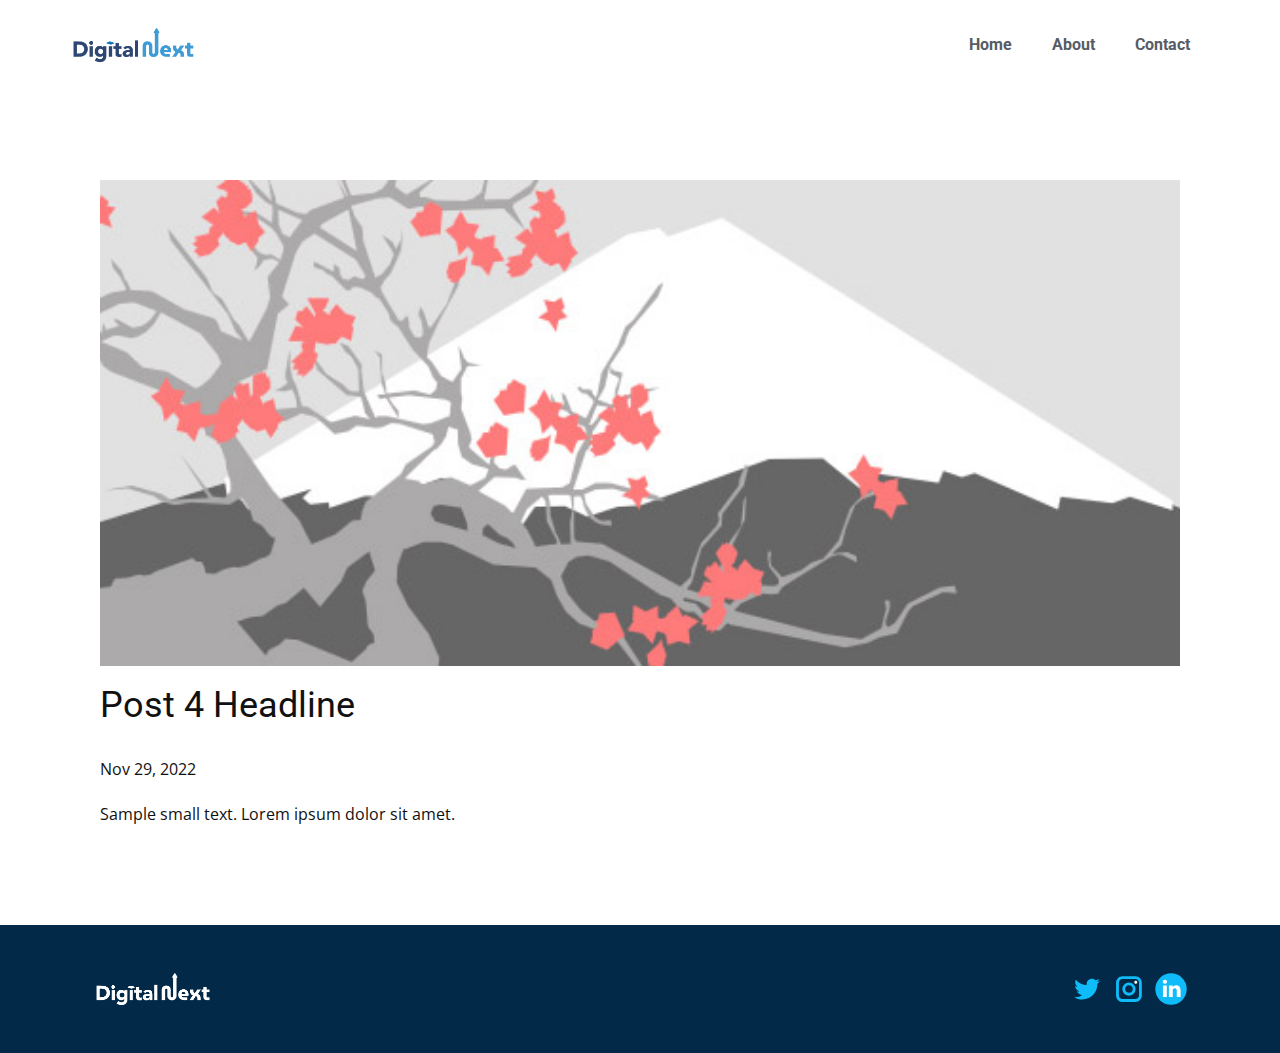
<file: blog/post-3.html>
<!DOCTYPE html>
<html style="font-size: 16px;" lang="en"><head>
    <meta name="viewport" content="width=device-width, initial-scale=1.0">
    <meta charset="utf-8">
    <meta name="keywords" content="Post 1 Headline">
    <meta name="description" content="">
    <title>Post 4 Headline</title>
    <link rel="stylesheet" href="../nicepage.css" media="screen">
<link rel="stylesheet" href="../Post-Template.css" media="screen">
    <script class="u-script" type="text/javascript" src="../jquery.js" defer=""></script>
    <script class="u-script" type="text/javascript" src="../nicepage.js" defer=""></script>
    <meta name="generator" content="Nicepage 5.0.7, nicepage.com">
    <meta name="referrer" content="origin">
    <link rel="icon" href="../images/favicon.png">
    <link id="u-theme-google-font" rel="stylesheet" href="https://fonts.googleapis.com/css?family=Roboto:100,100i,300,300i,400,400i,500,500i,700,700i,900,900i|Open+Sans:300,300i,400,400i,500,500i,600,600i,700,700i,800,800i">
    
    
    
    <script type="application/ld+json">{
		"@context": "http://schema.org",
		"@type": "Organization",
		"name": "DigitalNext",
		"logo": "images/DigitalNextLogo-02.png",
		"sameAs": [
				"https://twitter.com/digitalnextgh?s=11&t=UBMKUKEwtT6Bttn1AdY96A",
				"https://instagram.com/digitalnextgh?igshid=YmMyMTA2M2Y=",
				"https://www.linkedin.com/company/digitalnext-gh/"
		]
}</script>
    <meta name="theme-color" content="#478ac9">
    <meta name="twitter:site" content="@">
    <meta name="twitter:card" content="summary_large_image">
    <meta name="twitter:title" content="Post Template">
    <meta name="twitter:description" content="DigitalNext">
  </head>
  <body class="u-body u-xl-mode" data-lang="en"><header class="u-clearfix u-header u-sticky u-sticky-9855 u-white u-header" id="sec-cefd"><div class="u-clearfix u-sheet u-sheet-1">
        <a href="../Home.html" class="u-image u-logo u-image-1" data-image-width="473" data-image-height="237" title="Home">
          <img src="../images/DigitalNextLogo-02.png" class="u-logo-image u-logo-image-1">
        </a>
        <nav class="u-menu u-menu-one-level u-offcanvas u-menu-1">
          <div class="menu-collapse" style="font-size: 1rem; letter-spacing: 0px; font-weight: 700;">
            <a class="u-button-style u-custom-left-right-menu-spacing u-custom-padding-bottom u-custom-text-active-color u-custom-text-color u-custom-text-hover-color u-custom-top-bottom-menu-spacing u-nav-link u-text-active-palette-1-base u-text-hover-palette-2-base" href="#">
              <svg class="u-svg-link" viewBox="0 0 24 24"><use xmlns:xlink="http://www.w3.org/1999/xlink" xlink:href="#menu-hamburger"></use></svg>
              <svg class="u-svg-content" version="1.1" id="menu-hamburger" viewBox="0 0 16 16" x="0px" y="0px" xmlns:xlink="http://www.w3.org/1999/xlink" xmlns="http://www.w3.org/2000/svg"><g><rect y="1" width="16" height="2"></rect><rect y="7" width="16" height="2"></rect><rect y="13" width="16" height="2"></rect>
</g></svg>
            </a>
          </div>
          <div class="u-custom-menu u-nav-container">
            <ul class="u-custom-font u-heading-font u-nav u-unstyled u-nav-1"><li class="u-nav-item"><a class="u-button-style u-nav-link u-text-active-custom-color-1 u-text-hover-custom-color-2 u-text-palette-5-dark-2" href="../Home.html" style="padding: 10px 20px;">Home</a>
</li><li class="u-nav-item"><a class="u-button-style u-nav-link u-text-active-custom-color-1 u-text-hover-custom-color-2 u-text-palette-5-dark-2" href="../About.html" style="padding: 10px 20px;">About</a>
</li><li class="u-nav-item"><a class="u-button-style u-nav-link u-text-active-custom-color-1 u-text-hover-custom-color-2 u-text-palette-5-dark-2" href="../About.html#carousel_5cb4" style="padding: 10px 20px;">Contact</a>
</li></ul>
          </div>
          <div class="u-custom-menu u-nav-container-collapse">
            <div class="u-black u-container-style u-inner-container-layout u-opacity u-opacity-95 u-sidenav">
              <div class="u-inner-container-layout u-sidenav-overflow">
                <div class="u-menu-close"></div>
                <ul class="u-align-center u-nav u-popupmenu-items u-unstyled u-nav-2"><li class="u-nav-item"><a class="u-button-style u-nav-link" href="../Home.html">Home</a>
</li><li class="u-nav-item"><a class="u-button-style u-nav-link" href="../About.html">About</a>
</li><li class="u-nav-item"><a class="u-button-style u-nav-link" href="../About.html#carousel_5cb4">Contact</a>
</li></ul>
              </div>
            </div>
            <div class="u-black u-menu-overlay u-opacity u-opacity-70"></div>
          </div>
        </nav>
      </div></header>
    <section class="u-align-center u-clearfix u-section-1" id="sec-fdfc">
      <div class="u-clearfix u-sheet u-valign-middle-md u-valign-middle-sm u-valign-middle-xs u-sheet-1"><!--post_details--><!--post_details_options_json--><!--{"source":""}--><!--/post_details_options_json--><!--blog_post-->
        <div class="u-container-style u-expanded-width u-post-details u-post-details-1">
          <div class="u-container-layout u-valign-middle u-container-layout-1"><!--blog_post_image-->
            <img alt="" class="u-blog-control u-expanded-width u-image u-image-default u-image-1" src="../images/0fd3416c.jpeg"><!--/blog_post_image--><!--blog_post_header-->
            <h2 class="u-blog-control u-text u-text-1">Post 4 Headline</h2><!--/blog_post_header--><!--blog_post_metadata-->
            <div class="u-blog-control u-metadata u-metadata-1"><!--blog_post_metadata_date-->
              <span class="u-meta-date u-meta-icon">Nov 29, 2022</span><!--/blog_post_metadata_date--><!--blog_post_metadata_category-->
              <!--/blog_post_metadata_category--><!--blog_post_metadata_comments-->
              <!--/blog_post_metadata_comments-->
            </div><!--/blog_post_metadata--><!--blog_post_content-->
            <div class="u-align-justify u-blog-control u-post-content u-text u-text-2 fr-view">
  Sample small text. Lorem ipsum dolor sit amet.
  </div><!--/blog_post_content-->
          </div>
        </div><!--/blog_post--><!--/post_details-->
      </div>
    </section>
    
    
    
    <footer class="u-align-center u-clearfix u-custom-color-1 u-footer u-footer" id="sec-4454"><div class="u-clearfix u-sheet u-sheet-1">
        <a href="../About.html" class="u-image u-logo u-image-1" data-image-width="474" data-image-height="237" title="About">
          <img src="../images/DigitalNextLogo-03.png" class="u-logo-image u-logo-image-1" alt="DigitalNext, Digital Next">
        </a>
        <div class="u-social-icons u-spacing-10 u-social-icons-1">
          <a class="u-social-url" title="twitter" target="_blank" href="https://twitter.com/digitalnextgh?s=11&amp;t=UBMKUKEwtT6Bttn1AdY96A"><span class="u-icon u-social-icon u-social-twitter u-text-custom-color-2 u-icon-1"><svg class="u-svg-link" preserveAspectRatio="xMidYMin slice" viewBox="0 0 112 112" style=""><use xmlns:xlink="http://www.w3.org/1999/xlink" xlink:href="#svg-9ebe"></use></svg><svg class="u-svg-content" viewBox="0 0 112 112" x="0" y="0" id="svg-9ebe"><path fill="currentColor" d="M92.2,38.2c0,0.8,0,1.6,0,2.3c0,24.3-18.6,52.4-52.6,52.4c-10.6,0.1-20.2-2.9-28.5-8.2
	c1.4,0.2,2.9,0.2,4.4,0.2c8.7,0,16.7-2.9,23-7.9c-8.1-0.2-14.9-5.5-17.3-12.8c1.1,0.2,2.4,0.2,3.4,0.2c1.6,0,3.3-0.2,4.8-0.7
	c-8.4-1.6-14.9-9.2-14.9-18c0-0.2,0-0.2,0-0.2c2.5,1.4,5.4,2.2,8.4,2.3c-5-3.3-8.3-8.9-8.3-15.4c0-3.4,1-6.5,2.5-9.2
	c9.1,11.1,22.7,18.5,38,19.2c-0.2-1.4-0.4-2.8-0.4-4.3c0.1-10,8.3-18.2,18.5-18.2c5.4,0,10.1,2.2,13.5,5.7c4.3-0.8,8.1-2.3,11.7-4.5
	c-1.4,4.3-4.3,7.9-8.1,10.1c3.7-0.4,7.3-1.4,10.6-2.9C98.9,32.3,95.7,35.5,92.2,38.2z"></path></svg></span>
          </a>
          <a class="u-social-url" title="instagram" target="_blank" href="https://instagram.com/digitalnextgh?igshid=YmMyMTA2M2Y="><span class="u-icon u-social-icon u-social-instagram u-text-custom-color-2 u-icon-2"><svg class="u-svg-link" preserveAspectRatio="xMidYMin slice" viewBox="0 0 112 112" style=""><use xmlns:xlink="http://www.w3.org/1999/xlink" xlink:href="#svg-e723"></use></svg><svg class="u-svg-content" viewBox="0 0 112 112" x="0" y="0" id="svg-e723"><path fill="currentColor" d="M55.9,32.9c-12.8,0-23.2,10.4-23.2,23.2s10.4,23.2,23.2,23.2s23.2-10.4,23.2-23.2S68.7,32.9,55.9,32.9z
	 M55.9,69.4c-7.4,0-13.3-6-13.3-13.3c-0.1-7.4,6-13.3,13.3-13.3s13.3,6,13.3,13.3C69.3,63.5,63.3,69.4,55.9,69.4z"></path><path fill="#FFFFFF" d="M79.7,26.8c-3,0-5.4,2.5-5.4,5.4s2.5,5.4,5.4,5.4c3,0,5.4-2.5,5.4-5.4S82.7,26.8,79.7,26.8z"></path><path fill="currentColor" d="M78.2,11H33.5C21,11,10.8,21.3,10.8,33.7v44.7c0,12.6,10.2,22.8,22.7,22.8h44.7c12.6,0,22.7-10.2,22.7-22.7
	V33.7C100.8,21.1,90.6,11,78.2,11z M91,78.4c0,7.1-5.8,12.8-12.8,12.8H33.5c-7.1,0-12.8-5.8-12.8-12.8V33.7
	c0-7.1,5.8-12.8,12.8-12.8h44.7c7.1,0,12.8,5.8,12.8,12.8V78.4z"></path></svg></span>
          </a>
          <a class="u-social-url" target="_blank" data-type="LinkedIn" title="LinkedIn" href="https://www.linkedin.com/company/digitalnext-gh/"><span class="u-icon u-social-icon u-social-linkedin u-text-custom-color-2 u-icon-3"><svg class="u-svg-link" preserveAspectRatio="xMidYMin slice" viewBox="0 0 112 112" style=""><use xmlns:xlink="http://www.w3.org/1999/xlink" xlink:href="#svg-2fcf"></use></svg><svg class="u-svg-content" viewBox="0 0 112 112" x="0" y="0" id="svg-2fcf"><circle fill="currentColor" cx="56.1" cy="56.1" r="55"></circle><path fill="#FFFFFF" d="M41.3,83.7H27.9V43.4h13.4V83.7z M34.6,37.9L34.6,37.9c-4.6,0-7.5-3.1-7.5-7c0-4,3-7,7.6-7s7.4,3,7.5,7
            C42.2,34.8,39.2,37.9,34.6,37.9z M89.6,83.7H76.2V62.2c0-5.4-1.9-9.1-6.8-9.1c-3.7,0-5.9,2.5-6.9,4.9c-0.4,0.9-0.4,2.1-0.4,3.3v22.5
            H48.7c0,0,0.2-36.5,0-40.3h13.4v5.7c1.8-2.7,5-6.7,12.1-6.7c8.8,0,15.4,5.8,15.4,18.1V83.7z"></path></svg></span>
          </a>
        </div>
      </div></footer>
  
</body></html>
</file>
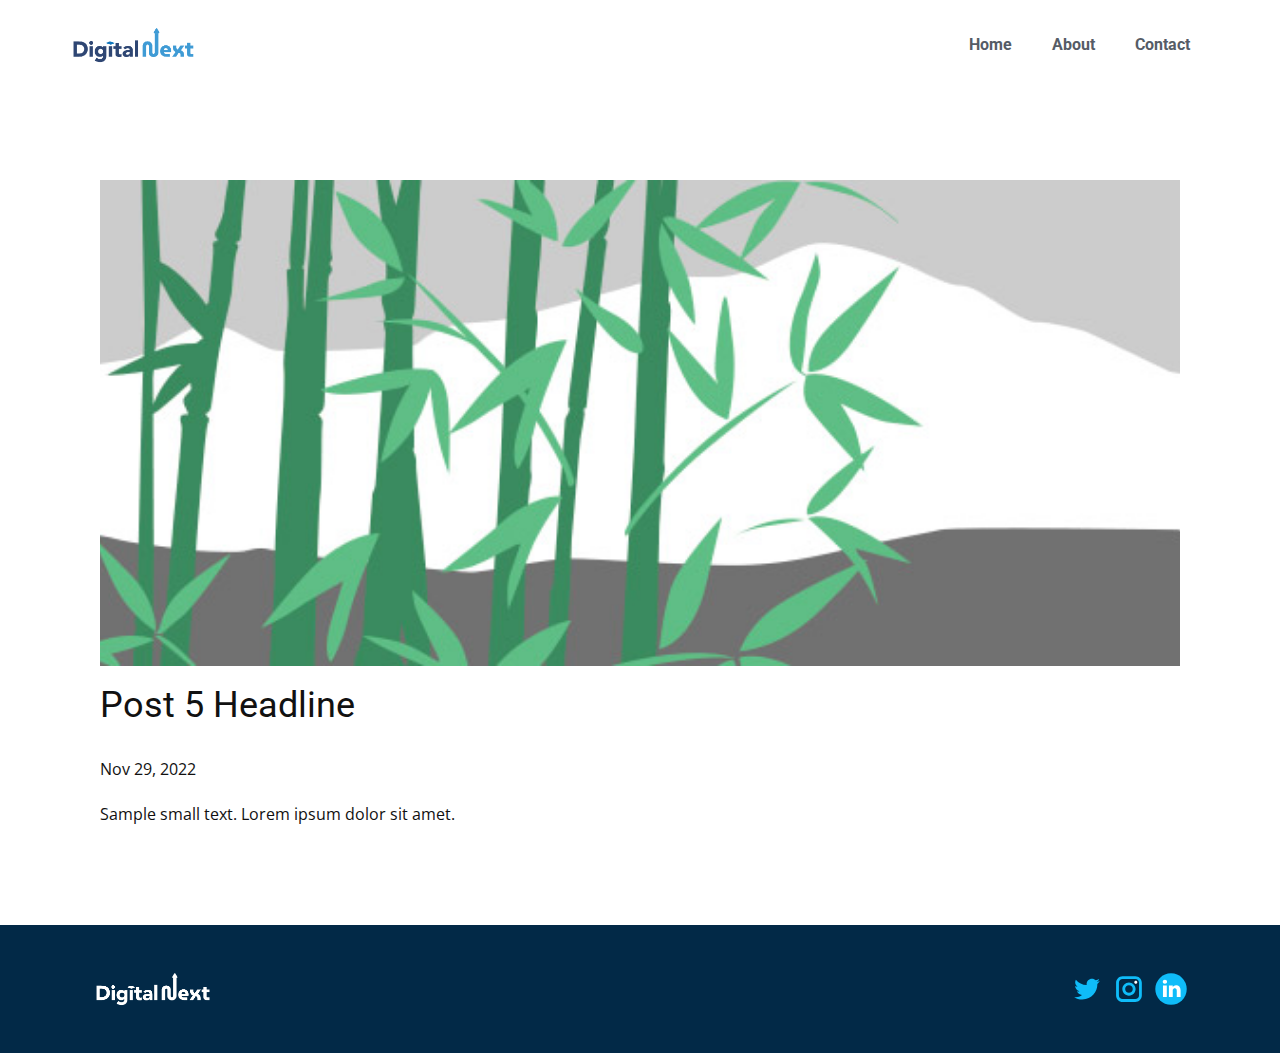
<file: blog/post-4.html>
<!DOCTYPE html>
<html style="font-size: 16px;" lang="en"><head>
    <meta name="viewport" content="width=device-width, initial-scale=1.0">
    <meta charset="utf-8">
    <meta name="keywords" content="Post 1 Headline">
    <meta name="description" content="">
    <title>Post 5 Headline</title>
    <link rel="stylesheet" href="../nicepage.css" media="screen">
<link rel="stylesheet" href="../Post-Template.css" media="screen">
    <script class="u-script" type="text/javascript" src="../jquery.js" defer=""></script>
    <script class="u-script" type="text/javascript" src="../nicepage.js" defer=""></script>
    <meta name="generator" content="Nicepage 5.0.7, nicepage.com">
    <meta name="referrer" content="origin">
    <link rel="icon" href="../images/favicon.png">
    <link id="u-theme-google-font" rel="stylesheet" href="https://fonts.googleapis.com/css?family=Roboto:100,100i,300,300i,400,400i,500,500i,700,700i,900,900i|Open+Sans:300,300i,400,400i,500,500i,600,600i,700,700i,800,800i">
    
    
    
    <script type="application/ld+json">{
		"@context": "http://schema.org",
		"@type": "Organization",
		"name": "DigitalNext",
		"logo": "images/DigitalNextLogo-02.png",
		"sameAs": [
				"https://twitter.com/digitalnextgh?s=11&t=UBMKUKEwtT6Bttn1AdY96A",
				"https://instagram.com/digitalnextgh?igshid=YmMyMTA2M2Y=",
				"https://www.linkedin.com/company/digitalnext-gh/"
		]
}</script>
    <meta name="theme-color" content="#478ac9">
    <meta name="twitter:site" content="@">
    <meta name="twitter:card" content="summary_large_image">
    <meta name="twitter:title" content="Post Template">
    <meta name="twitter:description" content="DigitalNext">
  </head>
  <body class="u-body u-xl-mode" data-lang="en"><header class="u-clearfix u-header u-sticky u-sticky-9855 u-white u-header" id="sec-cefd"><div class="u-clearfix u-sheet u-sheet-1">
        <a href="../Home.html" class="u-image u-logo u-image-1" data-image-width="473" data-image-height="237" title="Home">
          <img src="../images/DigitalNextLogo-02.png" class="u-logo-image u-logo-image-1">
        </a>
        <nav class="u-menu u-menu-one-level u-offcanvas u-menu-1">
          <div class="menu-collapse" style="font-size: 1rem; letter-spacing: 0px; font-weight: 700;">
            <a class="u-button-style u-custom-left-right-menu-spacing u-custom-padding-bottom u-custom-text-active-color u-custom-text-color u-custom-text-hover-color u-custom-top-bottom-menu-spacing u-nav-link u-text-active-palette-1-base u-text-hover-palette-2-base" href="#">
              <svg class="u-svg-link" viewBox="0 0 24 24"><use xmlns:xlink="http://www.w3.org/1999/xlink" xlink:href="#menu-hamburger"></use></svg>
              <svg class="u-svg-content" version="1.1" id="menu-hamburger" viewBox="0 0 16 16" x="0px" y="0px" xmlns:xlink="http://www.w3.org/1999/xlink" xmlns="http://www.w3.org/2000/svg"><g><rect y="1" width="16" height="2"></rect><rect y="7" width="16" height="2"></rect><rect y="13" width="16" height="2"></rect>
</g></svg>
            </a>
          </div>
          <div class="u-custom-menu u-nav-container">
            <ul class="u-custom-font u-heading-font u-nav u-unstyled u-nav-1"><li class="u-nav-item"><a class="u-button-style u-nav-link u-text-active-custom-color-1 u-text-hover-custom-color-2 u-text-palette-5-dark-2" href="../Home.html" style="padding: 10px 20px;">Home</a>
</li><li class="u-nav-item"><a class="u-button-style u-nav-link u-text-active-custom-color-1 u-text-hover-custom-color-2 u-text-palette-5-dark-2" href="../About.html" style="padding: 10px 20px;">About</a>
</li><li class="u-nav-item"><a class="u-button-style u-nav-link u-text-active-custom-color-1 u-text-hover-custom-color-2 u-text-palette-5-dark-2" href="../About.html#carousel_5cb4" style="padding: 10px 20px;">Contact</a>
</li></ul>
          </div>
          <div class="u-custom-menu u-nav-container-collapse">
            <div class="u-black u-container-style u-inner-container-layout u-opacity u-opacity-95 u-sidenav">
              <div class="u-inner-container-layout u-sidenav-overflow">
                <div class="u-menu-close"></div>
                <ul class="u-align-center u-nav u-popupmenu-items u-unstyled u-nav-2"><li class="u-nav-item"><a class="u-button-style u-nav-link" href="../Home.html">Home</a>
</li><li class="u-nav-item"><a class="u-button-style u-nav-link" href="../About.html">About</a>
</li><li class="u-nav-item"><a class="u-button-style u-nav-link" href="../About.html#carousel_5cb4">Contact</a>
</li></ul>
              </div>
            </div>
            <div class="u-black u-menu-overlay u-opacity u-opacity-70"></div>
          </div>
        </nav>
      </div></header>
    <section class="u-align-center u-clearfix u-section-1" id="sec-fdfc">
      <div class="u-clearfix u-sheet u-valign-middle-md u-valign-middle-sm u-valign-middle-xs u-sheet-1"><!--post_details--><!--post_details_options_json--><!--{"source":""}--><!--/post_details_options_json--><!--blog_post-->
        <div class="u-container-style u-expanded-width u-post-details u-post-details-1">
          <div class="u-container-layout u-valign-middle u-container-layout-1"><!--blog_post_image-->
            <img alt="" class="u-blog-control u-expanded-width u-image u-image-default u-image-1" src="../images/68f64b9d.jpeg"><!--/blog_post_image--><!--blog_post_header-->
            <h2 class="u-blog-control u-text u-text-1">Post 5 Headline</h2><!--/blog_post_header--><!--blog_post_metadata-->
            <div class="u-blog-control u-metadata u-metadata-1"><!--blog_post_metadata_date-->
              <span class="u-meta-date u-meta-icon">Nov 29, 2022</span><!--/blog_post_metadata_date--><!--blog_post_metadata_category-->
              <!--/blog_post_metadata_category--><!--blog_post_metadata_comments-->
              <!--/blog_post_metadata_comments-->
            </div><!--/blog_post_metadata--><!--blog_post_content-->
            <div class="u-align-justify u-blog-control u-post-content u-text u-text-2 fr-view">
  Sample small text. Lorem ipsum dolor sit amet.
  </div><!--/blog_post_content-->
          </div>
        </div><!--/blog_post--><!--/post_details-->
      </div>
    </section>
    
    
    
    <footer class="u-align-center u-clearfix u-custom-color-1 u-footer u-footer" id="sec-4454"><div class="u-clearfix u-sheet u-sheet-1">
        <a href="../About.html" class="u-image u-logo u-image-1" data-image-width="474" data-image-height="237" title="About">
          <img src="../images/DigitalNextLogo-03.png" class="u-logo-image u-logo-image-1" alt="DigitalNext, Digital Next">
        </a>
        <div class="u-social-icons u-spacing-10 u-social-icons-1">
          <a class="u-social-url" title="twitter" target="_blank" href="https://twitter.com/digitalnextgh?s=11&amp;t=UBMKUKEwtT6Bttn1AdY96A"><span class="u-icon u-social-icon u-social-twitter u-text-custom-color-2 u-icon-1"><svg class="u-svg-link" preserveAspectRatio="xMidYMin slice" viewBox="0 0 112 112" style=""><use xmlns:xlink="http://www.w3.org/1999/xlink" xlink:href="#svg-9ebe"></use></svg><svg class="u-svg-content" viewBox="0 0 112 112" x="0" y="0" id="svg-9ebe"><path fill="currentColor" d="M92.2,38.2c0,0.8,0,1.6,0,2.3c0,24.3-18.6,52.4-52.6,52.4c-10.6,0.1-20.2-2.9-28.5-8.2
	c1.4,0.2,2.9,0.2,4.4,0.2c8.7,0,16.7-2.9,23-7.9c-8.1-0.2-14.9-5.5-17.3-12.8c1.1,0.2,2.4,0.2,3.4,0.2c1.6,0,3.3-0.2,4.8-0.7
	c-8.4-1.6-14.9-9.2-14.9-18c0-0.2,0-0.2,0-0.2c2.5,1.4,5.4,2.2,8.4,2.3c-5-3.3-8.3-8.9-8.3-15.4c0-3.4,1-6.5,2.5-9.2
	c9.1,11.1,22.7,18.5,38,19.2c-0.2-1.4-0.4-2.8-0.4-4.3c0.1-10,8.3-18.2,18.5-18.2c5.4,0,10.1,2.2,13.5,5.7c4.3-0.8,8.1-2.3,11.7-4.5
	c-1.4,4.3-4.3,7.9-8.1,10.1c3.7-0.4,7.3-1.4,10.6-2.9C98.9,32.3,95.7,35.5,92.2,38.2z"></path></svg></span>
          </a>
          <a class="u-social-url" title="instagram" target="_blank" href="https://instagram.com/digitalnextgh?igshid=YmMyMTA2M2Y="><span class="u-icon u-social-icon u-social-instagram u-text-custom-color-2 u-icon-2"><svg class="u-svg-link" preserveAspectRatio="xMidYMin slice" viewBox="0 0 112 112" style=""><use xmlns:xlink="http://www.w3.org/1999/xlink" xlink:href="#svg-e723"></use></svg><svg class="u-svg-content" viewBox="0 0 112 112" x="0" y="0" id="svg-e723"><path fill="currentColor" d="M55.9,32.9c-12.8,0-23.2,10.4-23.2,23.2s10.4,23.2,23.2,23.2s23.2-10.4,23.2-23.2S68.7,32.9,55.9,32.9z
	 M55.9,69.4c-7.4,0-13.3-6-13.3-13.3c-0.1-7.4,6-13.3,13.3-13.3s13.3,6,13.3,13.3C69.3,63.5,63.3,69.4,55.9,69.4z"></path><path fill="#FFFFFF" d="M79.7,26.8c-3,0-5.4,2.5-5.4,5.4s2.5,5.4,5.4,5.4c3,0,5.4-2.5,5.4-5.4S82.7,26.8,79.7,26.8z"></path><path fill="currentColor" d="M78.2,11H33.5C21,11,10.8,21.3,10.8,33.7v44.7c0,12.6,10.2,22.8,22.7,22.8h44.7c12.6,0,22.7-10.2,22.7-22.7
	V33.7C100.8,21.1,90.6,11,78.2,11z M91,78.4c0,7.1-5.8,12.8-12.8,12.8H33.5c-7.1,0-12.8-5.8-12.8-12.8V33.7
	c0-7.1,5.8-12.8,12.8-12.8h44.7c7.1,0,12.8,5.8,12.8,12.8V78.4z"></path></svg></span>
          </a>
          <a class="u-social-url" target="_blank" data-type="LinkedIn" title="LinkedIn" href="https://www.linkedin.com/company/digitalnext-gh/"><span class="u-icon u-social-icon u-social-linkedin u-text-custom-color-2 u-icon-3"><svg class="u-svg-link" preserveAspectRatio="xMidYMin slice" viewBox="0 0 112 112" style=""><use xmlns:xlink="http://www.w3.org/1999/xlink" xlink:href="#svg-2fcf"></use></svg><svg class="u-svg-content" viewBox="0 0 112 112" x="0" y="0" id="svg-2fcf"><circle fill="currentColor" cx="56.1" cy="56.1" r="55"></circle><path fill="#FFFFFF" d="M41.3,83.7H27.9V43.4h13.4V83.7z M34.6,37.9L34.6,37.9c-4.6,0-7.5-3.1-7.5-7c0-4,3-7,7.6-7s7.4,3,7.5,7
            C42.2,34.8,39.2,37.9,34.6,37.9z M89.6,83.7H76.2V62.2c0-5.4-1.9-9.1-6.8-9.1c-3.7,0-5.9,2.5-6.9,4.9c-0.4,0.9-0.4,2.1-0.4,3.3v22.5
            H48.7c0,0,0.2-36.5,0-40.3h13.4v5.7c1.8-2.7,5-6.7,12.1-6.7c8.8,0,15.4,5.8,15.4,18.1V83.7z"></path></svg></span>
          </a>
        </div>
      </div></footer>
  
</body></html>
</file>
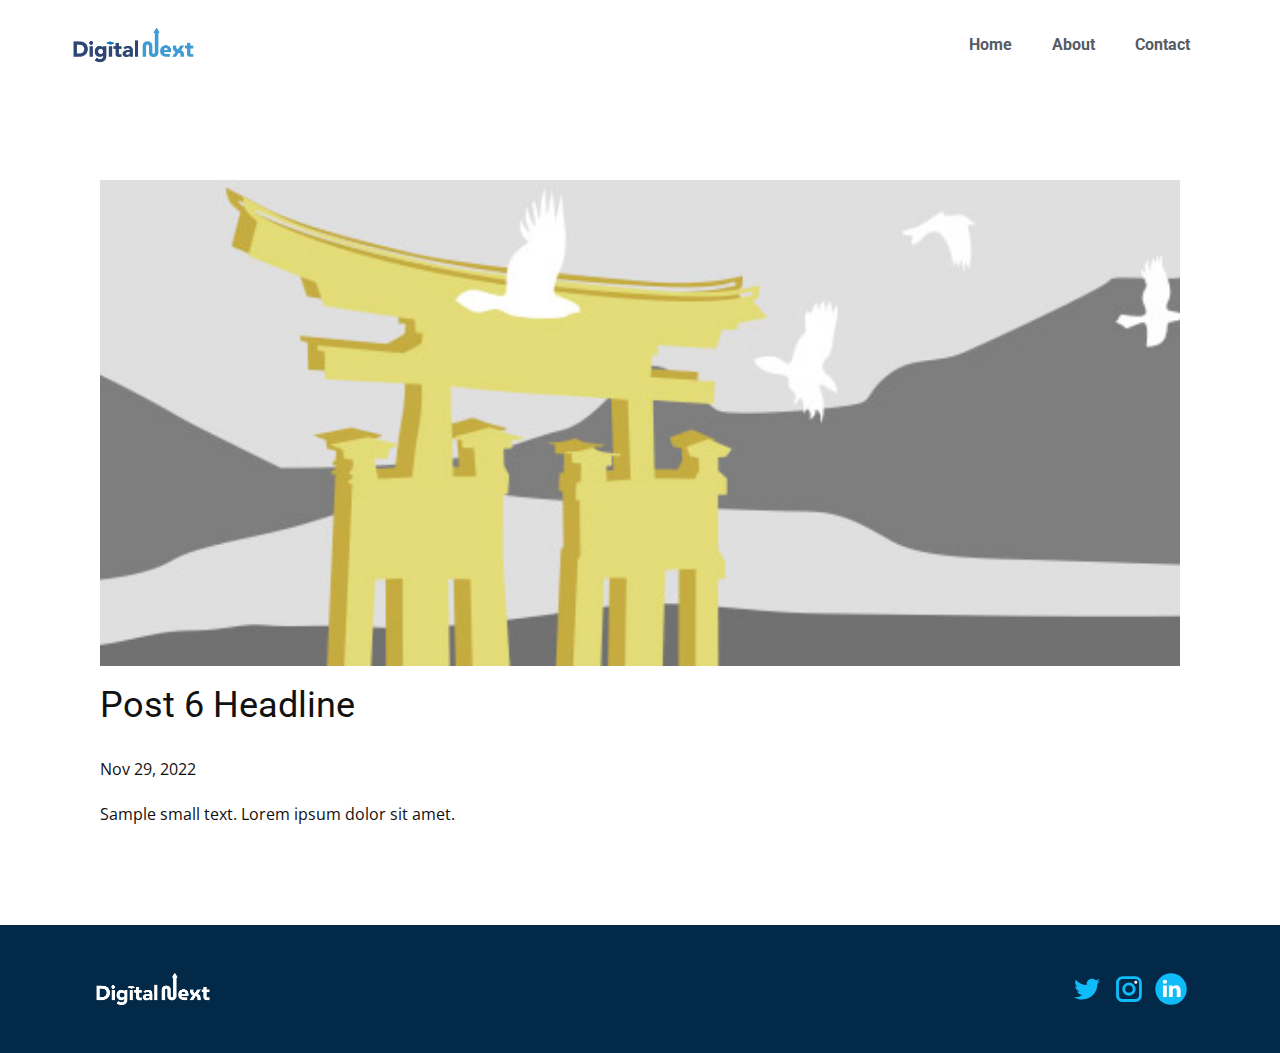
<file: blog/post-5.html>
<!DOCTYPE html>
<html style="font-size: 16px;" lang="en"><head>
    <meta name="viewport" content="width=device-width, initial-scale=1.0">
    <meta charset="utf-8">
    <meta name="keywords" content="Post 1 Headline">
    <meta name="description" content="">
    <title>Post 6 Headline</title>
    <link rel="stylesheet" href="../nicepage.css" media="screen">
<link rel="stylesheet" href="../Post-Template.css" media="screen">
    <script class="u-script" type="text/javascript" src="../jquery.js" defer=""></script>
    <script class="u-script" type="text/javascript" src="../nicepage.js" defer=""></script>
    <meta name="generator" content="Nicepage 5.0.7, nicepage.com">
    <meta name="referrer" content="origin">
    <link rel="icon" href="../images/favicon.png">
    <link id="u-theme-google-font" rel="stylesheet" href="https://fonts.googleapis.com/css?family=Roboto:100,100i,300,300i,400,400i,500,500i,700,700i,900,900i|Open+Sans:300,300i,400,400i,500,500i,600,600i,700,700i,800,800i">
    
    
    
    <script type="application/ld+json">{
		"@context": "http://schema.org",
		"@type": "Organization",
		"name": "DigitalNext",
		"logo": "images/DigitalNextLogo-02.png",
		"sameAs": [
				"https://twitter.com/digitalnextgh?s=11&t=UBMKUKEwtT6Bttn1AdY96A",
				"https://instagram.com/digitalnextgh?igshid=YmMyMTA2M2Y=",
				"https://www.linkedin.com/company/digitalnext-gh/"
		]
}</script>
    <meta name="theme-color" content="#478ac9">
    <meta name="twitter:site" content="@">
    <meta name="twitter:card" content="summary_large_image">
    <meta name="twitter:title" content="Post Template">
    <meta name="twitter:description" content="DigitalNext">
  </head>
  <body class="u-body u-xl-mode" data-lang="en"><header class="u-clearfix u-header u-sticky u-sticky-9855 u-white u-header" id="sec-cefd"><div class="u-clearfix u-sheet u-sheet-1">
        <a href="../Home.html" class="u-image u-logo u-image-1" data-image-width="473" data-image-height="237" title="Home">
          <img src="../images/DigitalNextLogo-02.png" class="u-logo-image u-logo-image-1">
        </a>
        <nav class="u-menu u-menu-one-level u-offcanvas u-menu-1">
          <div class="menu-collapse" style="font-size: 1rem; letter-spacing: 0px; font-weight: 700;">
            <a class="u-button-style u-custom-left-right-menu-spacing u-custom-padding-bottom u-custom-text-active-color u-custom-text-color u-custom-text-hover-color u-custom-top-bottom-menu-spacing u-nav-link u-text-active-palette-1-base u-text-hover-palette-2-base" href="#">
              <svg class="u-svg-link" viewBox="0 0 24 24"><use xmlns:xlink="http://www.w3.org/1999/xlink" xlink:href="#menu-hamburger"></use></svg>
              <svg class="u-svg-content" version="1.1" id="menu-hamburger" viewBox="0 0 16 16" x="0px" y="0px" xmlns:xlink="http://www.w3.org/1999/xlink" xmlns="http://www.w3.org/2000/svg"><g><rect y="1" width="16" height="2"></rect><rect y="7" width="16" height="2"></rect><rect y="13" width="16" height="2"></rect>
</g></svg>
            </a>
          </div>
          <div class="u-custom-menu u-nav-container">
            <ul class="u-custom-font u-heading-font u-nav u-unstyled u-nav-1"><li class="u-nav-item"><a class="u-button-style u-nav-link u-text-active-custom-color-1 u-text-hover-custom-color-2 u-text-palette-5-dark-2" href="../Home.html" style="padding: 10px 20px;">Home</a>
</li><li class="u-nav-item"><a class="u-button-style u-nav-link u-text-active-custom-color-1 u-text-hover-custom-color-2 u-text-palette-5-dark-2" href="../About.html" style="padding: 10px 20px;">About</a>
</li><li class="u-nav-item"><a class="u-button-style u-nav-link u-text-active-custom-color-1 u-text-hover-custom-color-2 u-text-palette-5-dark-2" href="../About.html#carousel_5cb4" style="padding: 10px 20px;">Contact</a>
</li></ul>
          </div>
          <div class="u-custom-menu u-nav-container-collapse">
            <div class="u-black u-container-style u-inner-container-layout u-opacity u-opacity-95 u-sidenav">
              <div class="u-inner-container-layout u-sidenav-overflow">
                <div class="u-menu-close"></div>
                <ul class="u-align-center u-nav u-popupmenu-items u-unstyled u-nav-2"><li class="u-nav-item"><a class="u-button-style u-nav-link" href="../Home.html">Home</a>
</li><li class="u-nav-item"><a class="u-button-style u-nav-link" href="../About.html">About</a>
</li><li class="u-nav-item"><a class="u-button-style u-nav-link" href="../About.html#carousel_5cb4">Contact</a>
</li></ul>
              </div>
            </div>
            <div class="u-black u-menu-overlay u-opacity u-opacity-70"></div>
          </div>
        </nav>
      </div></header>
    <section class="u-align-center u-clearfix u-section-1" id="sec-fdfc">
      <div class="u-clearfix u-sheet u-valign-middle-md u-valign-middle-sm u-valign-middle-xs u-sheet-1"><!--post_details--><!--post_details_options_json--><!--{"source":""}--><!--/post_details_options_json--><!--blog_post-->
        <div class="u-container-style u-expanded-width u-post-details u-post-details-1">
          <div class="u-container-layout u-valign-middle u-container-layout-1"><!--blog_post_image-->
            <img alt="" class="u-blog-control u-expanded-width u-image u-image-default u-image-1" src="../images/8ad73f3c.jpeg"><!--/blog_post_image--><!--blog_post_header-->
            <h2 class="u-blog-control u-text u-text-1">Post 6 Headline</h2><!--/blog_post_header--><!--blog_post_metadata-->
            <div class="u-blog-control u-metadata u-metadata-1"><!--blog_post_metadata_date-->
              <span class="u-meta-date u-meta-icon">Nov 29, 2022</span><!--/blog_post_metadata_date--><!--blog_post_metadata_category-->
              <!--/blog_post_metadata_category--><!--blog_post_metadata_comments-->
              <!--/blog_post_metadata_comments-->
            </div><!--/blog_post_metadata--><!--blog_post_content-->
            <div class="u-align-justify u-blog-control u-post-content u-text u-text-2 fr-view">
  Sample small text. Lorem ipsum dolor sit amet.
  </div><!--/blog_post_content-->
          </div>
        </div><!--/blog_post--><!--/post_details-->
      </div>
    </section>
    
    
    
    <footer class="u-align-center u-clearfix u-custom-color-1 u-footer u-footer" id="sec-4454"><div class="u-clearfix u-sheet u-sheet-1">
        <a href="../About.html" class="u-image u-logo u-image-1" data-image-width="474" data-image-height="237" title="About">
          <img src="../images/DigitalNextLogo-03.png" class="u-logo-image u-logo-image-1" alt="DigitalNext, Digital Next">
        </a>
        <div class="u-social-icons u-spacing-10 u-social-icons-1">
          <a class="u-social-url" title="twitter" target="_blank" href="https://twitter.com/digitalnextgh?s=11&amp;t=UBMKUKEwtT6Bttn1AdY96A"><span class="u-icon u-social-icon u-social-twitter u-text-custom-color-2 u-icon-1"><svg class="u-svg-link" preserveAspectRatio="xMidYMin slice" viewBox="0 0 112 112" style=""><use xmlns:xlink="http://www.w3.org/1999/xlink" xlink:href="#svg-9ebe"></use></svg><svg class="u-svg-content" viewBox="0 0 112 112" x="0" y="0" id="svg-9ebe"><path fill="currentColor" d="M92.2,38.2c0,0.8,0,1.6,0,2.3c0,24.3-18.6,52.4-52.6,52.4c-10.6,0.1-20.2-2.9-28.5-8.2
	c1.4,0.2,2.9,0.2,4.4,0.2c8.7,0,16.7-2.9,23-7.9c-8.1-0.2-14.9-5.5-17.3-12.8c1.1,0.2,2.4,0.2,3.4,0.2c1.6,0,3.3-0.2,4.8-0.7
	c-8.4-1.6-14.9-9.2-14.9-18c0-0.2,0-0.2,0-0.2c2.5,1.4,5.4,2.2,8.4,2.3c-5-3.3-8.3-8.9-8.3-15.4c0-3.4,1-6.5,2.5-9.2
	c9.1,11.1,22.7,18.5,38,19.2c-0.2-1.4-0.4-2.8-0.4-4.3c0.1-10,8.3-18.2,18.5-18.2c5.4,0,10.1,2.2,13.5,5.7c4.3-0.8,8.1-2.3,11.7-4.5
	c-1.4,4.3-4.3,7.9-8.1,10.1c3.7-0.4,7.3-1.4,10.6-2.9C98.9,32.3,95.7,35.5,92.2,38.2z"></path></svg></span>
          </a>
          <a class="u-social-url" title="instagram" target="_blank" href="https://instagram.com/digitalnextgh?igshid=YmMyMTA2M2Y="><span class="u-icon u-social-icon u-social-instagram u-text-custom-color-2 u-icon-2"><svg class="u-svg-link" preserveAspectRatio="xMidYMin slice" viewBox="0 0 112 112" style=""><use xmlns:xlink="http://www.w3.org/1999/xlink" xlink:href="#svg-e723"></use></svg><svg class="u-svg-content" viewBox="0 0 112 112" x="0" y="0" id="svg-e723"><path fill="currentColor" d="M55.9,32.9c-12.8,0-23.2,10.4-23.2,23.2s10.4,23.2,23.2,23.2s23.2-10.4,23.2-23.2S68.7,32.9,55.9,32.9z
	 M55.9,69.4c-7.4,0-13.3-6-13.3-13.3c-0.1-7.4,6-13.3,13.3-13.3s13.3,6,13.3,13.3C69.3,63.5,63.3,69.4,55.9,69.4z"></path><path fill="#FFFFFF" d="M79.7,26.8c-3,0-5.4,2.5-5.4,5.4s2.5,5.4,5.4,5.4c3,0,5.4-2.5,5.4-5.4S82.7,26.8,79.7,26.8z"></path><path fill="currentColor" d="M78.2,11H33.5C21,11,10.8,21.3,10.8,33.7v44.7c0,12.6,10.2,22.8,22.7,22.8h44.7c12.6,0,22.7-10.2,22.7-22.7
	V33.7C100.8,21.1,90.6,11,78.2,11z M91,78.4c0,7.1-5.8,12.8-12.8,12.8H33.5c-7.1,0-12.8-5.8-12.8-12.8V33.7
	c0-7.1,5.8-12.8,12.8-12.8h44.7c7.1,0,12.8,5.8,12.8,12.8V78.4z"></path></svg></span>
          </a>
          <a class="u-social-url" target="_blank" data-type="LinkedIn" title="LinkedIn" href="https://www.linkedin.com/company/digitalnext-gh/"><span class="u-icon u-social-icon u-social-linkedin u-text-custom-color-2 u-icon-3"><svg class="u-svg-link" preserveAspectRatio="xMidYMin slice" viewBox="0 0 112 112" style=""><use xmlns:xlink="http://www.w3.org/1999/xlink" xlink:href="#svg-2fcf"></use></svg><svg class="u-svg-content" viewBox="0 0 112 112" x="0" y="0" id="svg-2fcf"><circle fill="currentColor" cx="56.1" cy="56.1" r="55"></circle><path fill="#FFFFFF" d="M41.3,83.7H27.9V43.4h13.4V83.7z M34.6,37.9L34.6,37.9c-4.6,0-7.5-3.1-7.5-7c0-4,3-7,7.6-7s7.4,3,7.5,7
            C42.2,34.8,39.2,37.9,34.6,37.9z M89.6,83.7H76.2V62.2c0-5.4-1.9-9.1-6.8-9.1c-3.7,0-5.9,2.5-6.9,4.9c-0.4,0.9-0.4,2.1-0.4,3.3v22.5
            H48.7c0,0,0.2-36.5,0-40.3h13.4v5.7c1.8-2.7,5-6.7,12.1-6.7c8.8,0,15.4,5.8,15.4,18.1V83.7z"></path></svg></span>
          </a>
        </div>
      </div></footer>
  
</body></html>
</file>
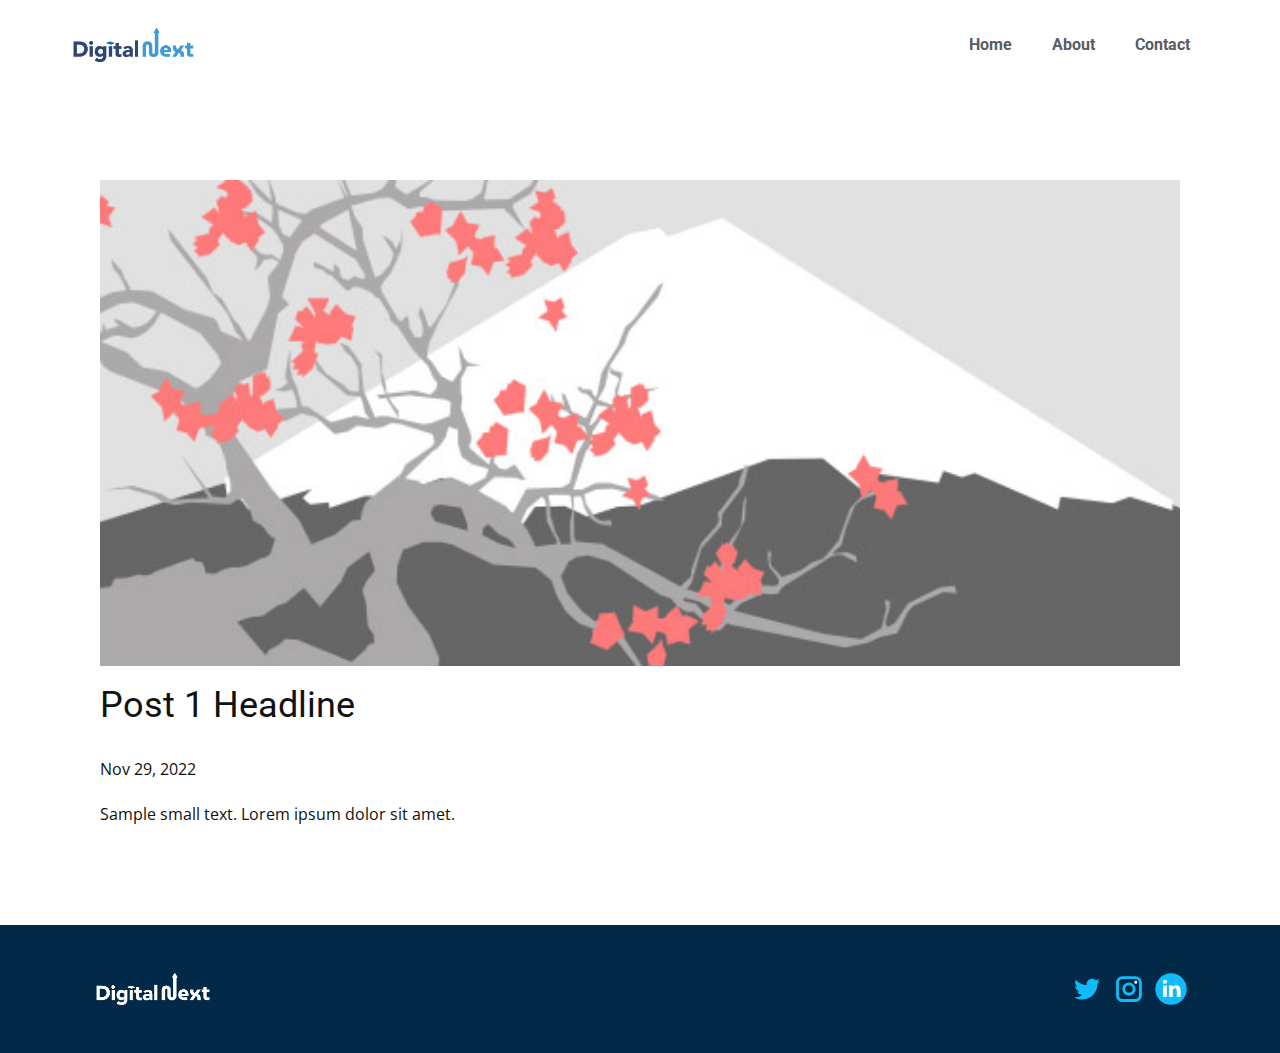
<file: blog/post.html>
<!DOCTYPE html>
<html style="font-size: 16px;" lang="en"><head>
    <meta name="viewport" content="width=device-width, initial-scale=1.0">
    <meta charset="utf-8">
    <meta name="keywords" content="Post 1 Headline">
    <meta name="description" content="">
    <title>Post 1 Headline</title>
    <link rel="stylesheet" href="../nicepage.css" media="screen">
<link rel="stylesheet" href="../Post-Template.css" media="screen">
    <script class="u-script" type="text/javascript" src="../jquery.js" defer=""></script>
    <script class="u-script" type="text/javascript" src="../nicepage.js" defer=""></script>
    <meta name="generator" content="Nicepage 5.0.7, nicepage.com">
    <meta name="referrer" content="origin">
    <link rel="icon" href="../images/favicon.png">
    <link id="u-theme-google-font" rel="stylesheet" href="https://fonts.googleapis.com/css?family=Roboto:100,100i,300,300i,400,400i,500,500i,700,700i,900,900i|Open+Sans:300,300i,400,400i,500,500i,600,600i,700,700i,800,800i">
    
    
    
    <script type="application/ld+json">{
		"@context": "http://schema.org",
		"@type": "Organization",
		"name": "DigitalNext",
		"logo": "images/DigitalNextLogo-02.png",
		"sameAs": [
				"https://twitter.com/digitalnextgh?s=11&t=UBMKUKEwtT6Bttn1AdY96A",
				"https://instagram.com/digitalnextgh?igshid=YmMyMTA2M2Y=",
				"https://www.linkedin.com/company/digitalnext-gh/"
		]
}</script>
    <meta name="theme-color" content="#478ac9">
    <meta name="twitter:site" content="@">
    <meta name="twitter:card" content="summary_large_image">
    <meta name="twitter:title" content="Post Template">
    <meta name="twitter:description" content="DigitalNext">
  </head>
  <body class="u-body u-xl-mode" data-lang="en"><header class="u-clearfix u-header u-sticky u-sticky-9855 u-white u-header" id="sec-cefd"><div class="u-clearfix u-sheet u-sheet-1">
        <a href="../Home.html" class="u-image u-logo u-image-1" data-image-width="473" data-image-height="237" title="Home">
          <img src="../images/DigitalNextLogo-02.png" class="u-logo-image u-logo-image-1">
        </a>
        <nav class="u-menu u-menu-one-level u-offcanvas u-menu-1">
          <div class="menu-collapse" style="font-size: 1rem; letter-spacing: 0px; font-weight: 700;">
            <a class="u-button-style u-custom-left-right-menu-spacing u-custom-padding-bottom u-custom-text-active-color u-custom-text-color u-custom-text-hover-color u-custom-top-bottom-menu-spacing u-nav-link u-text-active-palette-1-base u-text-hover-palette-2-base" href="#">
              <svg class="u-svg-link" viewBox="0 0 24 24"><use xmlns:xlink="http://www.w3.org/1999/xlink" xlink:href="#menu-hamburger"></use></svg>
              <svg class="u-svg-content" version="1.1" id="menu-hamburger" viewBox="0 0 16 16" x="0px" y="0px" xmlns:xlink="http://www.w3.org/1999/xlink" xmlns="http://www.w3.org/2000/svg"><g><rect y="1" width="16" height="2"></rect><rect y="7" width="16" height="2"></rect><rect y="13" width="16" height="2"></rect>
</g></svg>
            </a>
          </div>
          <div class="u-custom-menu u-nav-container">
            <ul class="u-custom-font u-heading-font u-nav u-unstyled u-nav-1"><li class="u-nav-item"><a class="u-button-style u-nav-link u-text-active-custom-color-1 u-text-hover-custom-color-2 u-text-palette-5-dark-2" href="../Home.html" style="padding: 10px 20px;">Home</a>
</li><li class="u-nav-item"><a class="u-button-style u-nav-link u-text-active-custom-color-1 u-text-hover-custom-color-2 u-text-palette-5-dark-2" href="../About.html" style="padding: 10px 20px;">About</a>
</li><li class="u-nav-item"><a class="u-button-style u-nav-link u-text-active-custom-color-1 u-text-hover-custom-color-2 u-text-palette-5-dark-2" href="../About.html#carousel_5cb4" style="padding: 10px 20px;">Contact</a>
</li></ul>
          </div>
          <div class="u-custom-menu u-nav-container-collapse">
            <div class="u-black u-container-style u-inner-container-layout u-opacity u-opacity-95 u-sidenav">
              <div class="u-inner-container-layout u-sidenav-overflow">
                <div class="u-menu-close"></div>
                <ul class="u-align-center u-nav u-popupmenu-items u-unstyled u-nav-2"><li class="u-nav-item"><a class="u-button-style u-nav-link" href="../Home.html">Home</a>
</li><li class="u-nav-item"><a class="u-button-style u-nav-link" href="../About.html">About</a>
</li><li class="u-nav-item"><a class="u-button-style u-nav-link" href="../About.html#carousel_5cb4">Contact</a>
</li></ul>
              </div>
            </div>
            <div class="u-black u-menu-overlay u-opacity u-opacity-70"></div>
          </div>
        </nav>
      </div></header>
    <section class="u-align-center u-clearfix u-section-1" id="sec-fdfc">
      <div class="u-clearfix u-sheet u-valign-middle-md u-valign-middle-sm u-valign-middle-xs u-sheet-1"><!--post_details--><!--post_details_options_json--><!--{"source":""}--><!--/post_details_options_json--><!--blog_post-->
        <div class="u-container-style u-expanded-width u-post-details u-post-details-1">
          <div class="u-container-layout u-valign-middle u-container-layout-1"><!--blog_post_image-->
            <img alt="" class="u-blog-control u-expanded-width u-image u-image-default u-image-1" src="../images/0fd3416c.jpeg"><!--/blog_post_image--><!--blog_post_header-->
            <h2 class="u-blog-control u-text u-text-1">Post 1 Headline</h2><!--/blog_post_header--><!--blog_post_metadata-->
            <div class="u-blog-control u-metadata u-metadata-1"><!--blog_post_metadata_date-->
              <span class="u-meta-date u-meta-icon">Nov 29, 2022</span><!--/blog_post_metadata_date--><!--blog_post_metadata_category-->
              <!--/blog_post_metadata_category--><!--blog_post_metadata_comments-->
              <!--/blog_post_metadata_comments-->
            </div><!--/blog_post_metadata--><!--blog_post_content-->
            <div class="u-align-justify u-blog-control u-post-content u-text u-text-2 fr-view">
  Sample small text. Lorem ipsum dolor sit amet.
  </div><!--/blog_post_content-->
          </div>
        </div><!--/blog_post--><!--/post_details-->
      </div>
    </section>
    
    
    
    <footer class="u-align-center u-clearfix u-custom-color-1 u-footer u-footer" id="sec-4454"><div class="u-clearfix u-sheet u-sheet-1">
        <a href="../About.html" class="u-image u-logo u-image-1" data-image-width="474" data-image-height="237" title="About">
          <img src="../images/DigitalNextLogo-03.png" class="u-logo-image u-logo-image-1" alt="DigitalNext, Digital Next">
        </a>
        <div class="u-social-icons u-spacing-10 u-social-icons-1">
          <a class="u-social-url" title="twitter" target="_blank" href="https://twitter.com/digitalnextgh?s=11&amp;t=UBMKUKEwtT6Bttn1AdY96A"><span class="u-icon u-social-icon u-social-twitter u-text-custom-color-2 u-icon-1"><svg class="u-svg-link" preserveAspectRatio="xMidYMin slice" viewBox="0 0 112 112" style=""><use xmlns:xlink="http://www.w3.org/1999/xlink" xlink:href="#svg-9ebe"></use></svg><svg class="u-svg-content" viewBox="0 0 112 112" x="0" y="0" id="svg-9ebe"><path fill="currentColor" d="M92.2,38.2c0,0.8,0,1.6,0,2.3c0,24.3-18.6,52.4-52.6,52.4c-10.6,0.1-20.2-2.9-28.5-8.2
	c1.4,0.2,2.9,0.2,4.4,0.2c8.7,0,16.7-2.9,23-7.9c-8.1-0.2-14.9-5.5-17.3-12.8c1.1,0.2,2.4,0.2,3.4,0.2c1.6,0,3.3-0.2,4.8-0.7
	c-8.4-1.6-14.9-9.2-14.9-18c0-0.2,0-0.2,0-0.2c2.5,1.4,5.4,2.2,8.4,2.3c-5-3.3-8.3-8.9-8.3-15.4c0-3.4,1-6.5,2.5-9.2
	c9.1,11.1,22.7,18.5,38,19.2c-0.2-1.4-0.4-2.8-0.4-4.3c0.1-10,8.3-18.2,18.5-18.2c5.4,0,10.1,2.2,13.5,5.7c4.3-0.8,8.1-2.3,11.7-4.5
	c-1.4,4.3-4.3,7.9-8.1,10.1c3.7-0.4,7.3-1.4,10.6-2.9C98.9,32.3,95.7,35.5,92.2,38.2z"></path></svg></span>
          </a>
          <a class="u-social-url" title="instagram" target="_blank" href="https://instagram.com/digitalnextgh?igshid=YmMyMTA2M2Y="><span class="u-icon u-social-icon u-social-instagram u-text-custom-color-2 u-icon-2"><svg class="u-svg-link" preserveAspectRatio="xMidYMin slice" viewBox="0 0 112 112" style=""><use xmlns:xlink="http://www.w3.org/1999/xlink" xlink:href="#svg-e723"></use></svg><svg class="u-svg-content" viewBox="0 0 112 112" x="0" y="0" id="svg-e723"><path fill="currentColor" d="M55.9,32.9c-12.8,0-23.2,10.4-23.2,23.2s10.4,23.2,23.2,23.2s23.2-10.4,23.2-23.2S68.7,32.9,55.9,32.9z
	 M55.9,69.4c-7.4,0-13.3-6-13.3-13.3c-0.1-7.4,6-13.3,13.3-13.3s13.3,6,13.3,13.3C69.3,63.5,63.3,69.4,55.9,69.4z"></path><path fill="#FFFFFF" d="M79.7,26.8c-3,0-5.4,2.5-5.4,5.4s2.5,5.4,5.4,5.4c3,0,5.4-2.5,5.4-5.4S82.7,26.8,79.7,26.8z"></path><path fill="currentColor" d="M78.2,11H33.5C21,11,10.8,21.3,10.8,33.7v44.7c0,12.6,10.2,22.8,22.7,22.8h44.7c12.6,0,22.7-10.2,22.7-22.7
	V33.7C100.8,21.1,90.6,11,78.2,11z M91,78.4c0,7.1-5.8,12.8-12.8,12.8H33.5c-7.1,0-12.8-5.8-12.8-12.8V33.7
	c0-7.1,5.8-12.8,12.8-12.8h44.7c7.1,0,12.8,5.8,12.8,12.8V78.4z"></path></svg></span>
          </a>
          <a class="u-social-url" target="_blank" data-type="LinkedIn" title="LinkedIn" href="https://www.linkedin.com/company/digitalnext-gh/"><span class="u-icon u-social-icon u-social-linkedin u-text-custom-color-2 u-icon-3"><svg class="u-svg-link" preserveAspectRatio="xMidYMin slice" viewBox="0 0 112 112" style=""><use xmlns:xlink="http://www.w3.org/1999/xlink" xlink:href="#svg-2fcf"></use></svg><svg class="u-svg-content" viewBox="0 0 112 112" x="0" y="0" id="svg-2fcf"><circle fill="currentColor" cx="56.1" cy="56.1" r="55"></circle><path fill="#FFFFFF" d="M41.3,83.7H27.9V43.4h13.4V83.7z M34.6,37.9L34.6,37.9c-4.6,0-7.5-3.1-7.5-7c0-4,3-7,7.6-7s7.4,3,7.5,7
            C42.2,34.8,39.2,37.9,34.6,37.9z M89.6,83.7H76.2V62.2c0-5.4-1.9-9.1-6.8-9.1c-3.7,0-5.9,2.5-6.9,4.9c-0.4,0.9-0.4,2.1-0.4,3.3v22.5
            H48.7c0,0,0.2-36.5,0-40.3h13.4v5.7c1.8-2.7,5-6.7,12.1-6.7c8.8,0,15.4,5.8,15.4,18.1V83.7z"></path></svg></span>
          </a>
        </div>
      </div></footer>
  
</body></html>
</file>
